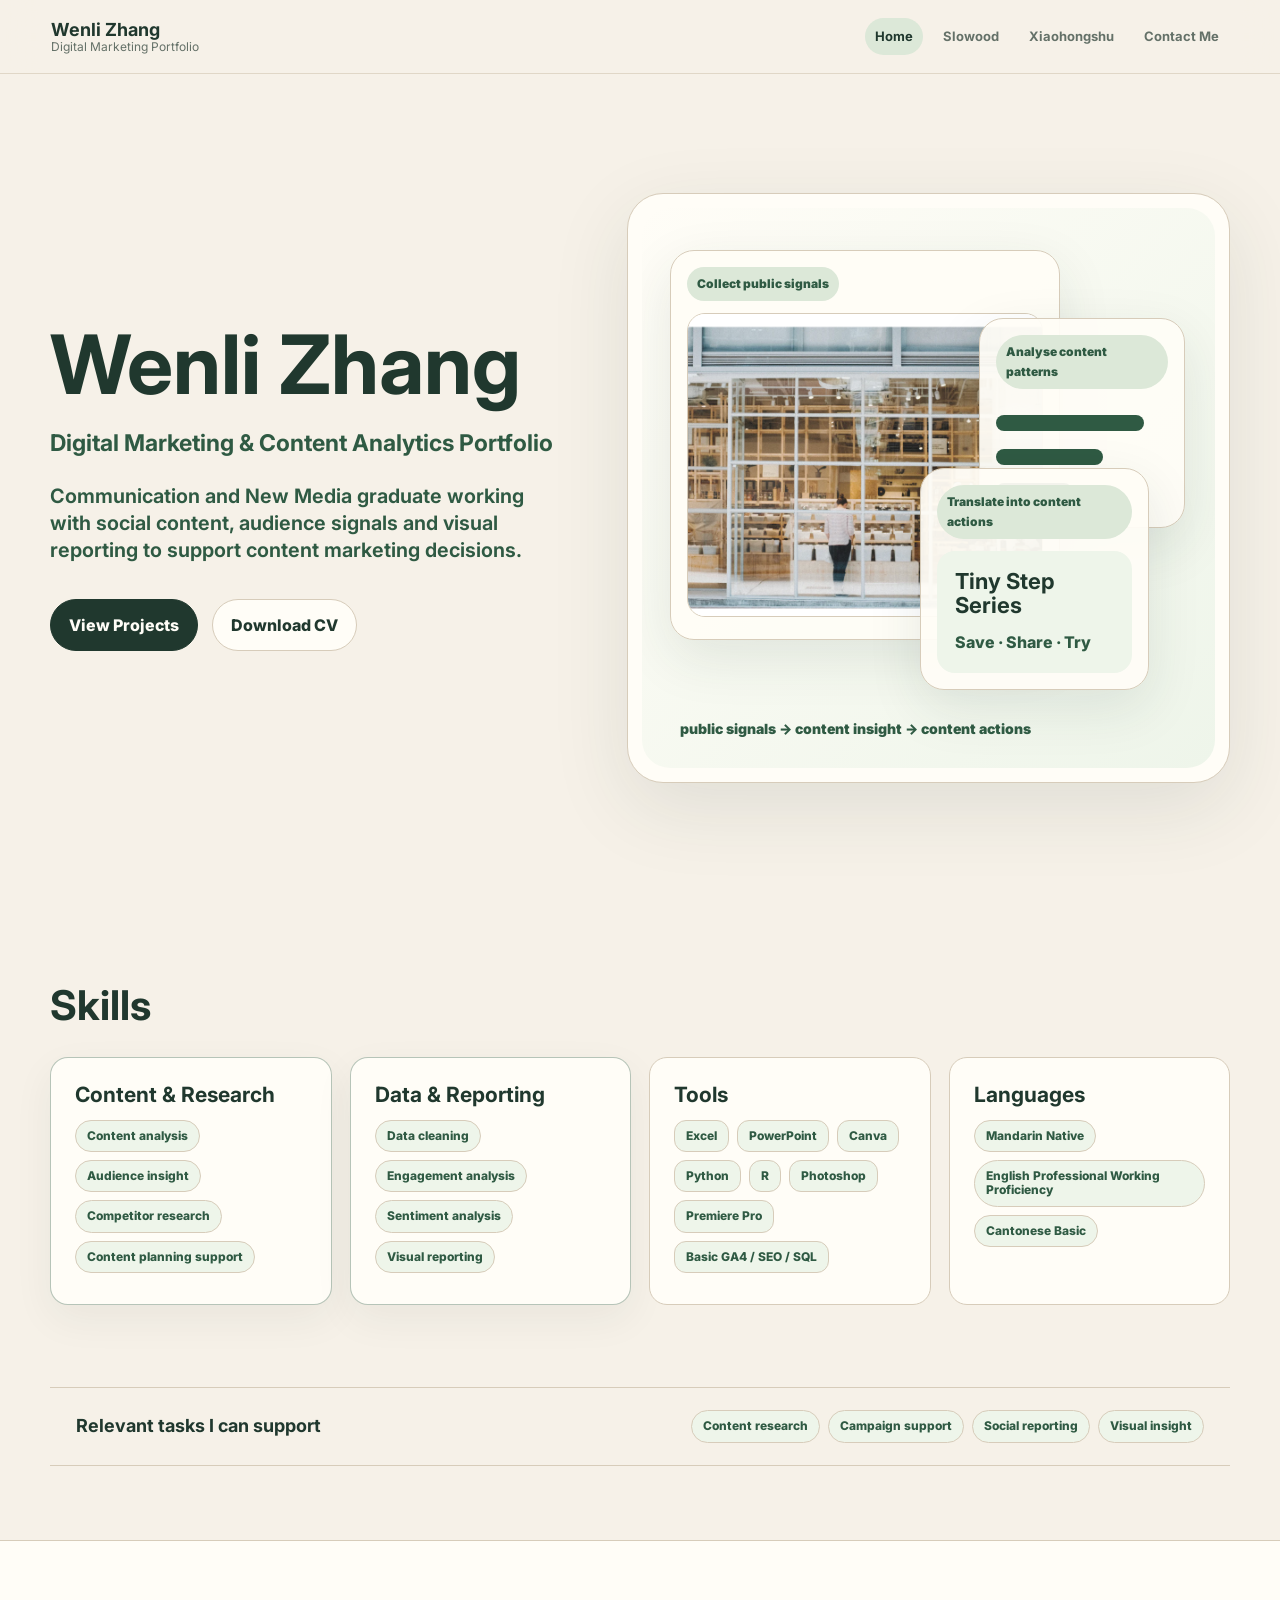
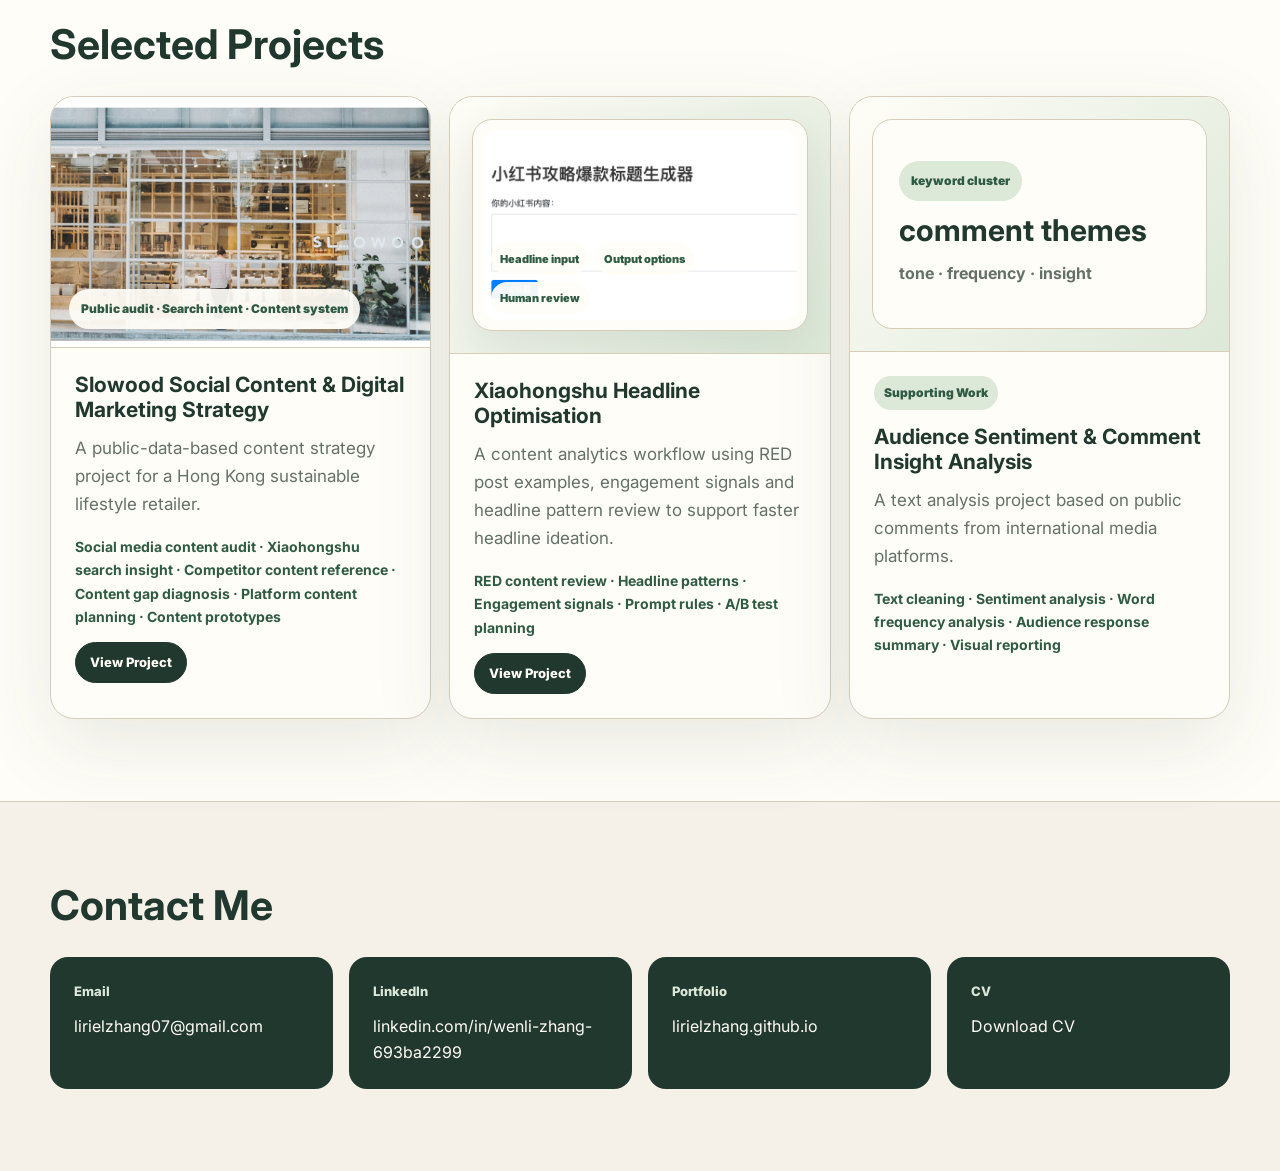
<file: index.html>
<!doctype html>
<html lang="en">
<head>
  <meta charset="utf-8">
  <meta name="viewport" content="width=device-width, initial-scale=1">
  <title>Wenli Zhang | Digital Marketing & Content Analytics Portfolio</title>
  <meta name="description" content="Wenli Zhang digital marketing and content analytics portfolio.">
  <meta name="theme-color" content="#20382E">
  <link rel="icon" href="data:,">
  <link rel="preconnect" href="https://fonts.googleapis.com">
  <link rel="preconnect" href="https://fonts.gstatic.com" crossorigin>
  <link href="https://fonts.googleapis.com/css2?family=Inter:wght@400;500;600;700;800;900&family=Noto+Sans+TC:wght@400;500;700;900&display=swap" rel="stylesheet">
  <link rel="stylesheet" href="style.css?v=20260617ppt">
</head>
<body>
  <a class="skip-link" href="#main">Skip to content</a>
  <header class="site-header">
    <a class="brand" href="index.html"><strong>Wenli Zhang</strong><span>Digital Marketing Portfolio</span></a>
    <nav class="nav" aria-label="Primary navigation">
      <a href="index.html" aria-current="page">Home</a>
      <a href="slowood.html">Slowood</a>
      <a href="xiaohongshu.html">Xiaohongshu</a>
      <a href="index.html#contact">Contact Me</a>
    </nav>
  </header>
  <main id="main">
    <section class="hero">
      <div class="shell hero-grid">
        <div class="hero-copy">
          <h1>Wenli Zhang</h1>
          <p class="hero-title">Digital Marketing &amp; Content Analytics Portfolio</p>
          <p class="lead">Communication and New Media graduate working with social content, audience signals and visual reporting to support content marketing decisions.</p>
          <div class="actions">
            <a class="btn primary" href="#projects">View Projects</a>
            <a class="btn" href="assets/Wenli_Zhang_CV.pdf" download>Download CV</a>
          </div>
        </div>
        <div class="hero-board workbench-card" data-tilt>
          <div class="workbench-visual" aria-label="Layered content marketing workbench">
            <div class="portfolio-workbench-panel portfolio-main-panel">
              <span>Collect public signals</span>
              <img src="assets/reference/slowood_public_reference.png" alt="Slowood store exterior and sustainable retail context.">
            </div>
            <div class="portfolio-workbench-panel portfolio-analyse-panel">
              <span>Analyse content patterns</span>
              <div class="mini-bars"><i style="width:86%"></i><i style="width:62%"></i><i style="width:44%"></i></div>
            </div>
            <div class="portfolio-workbench-panel portfolio-translate-panel">
              <span>Translate into content actions</span>
              <div class="mini-report"><strong>Tiny Step Series</strong><em>Save · Share · Try</em></div>
            </div>
            <p>public signals → content insight → content actions</p>
          </div>
        </div>
      </div>
    </section>

    <section class="section" id="skills">
      <div class="shell">
        <div class="section-head"><h2>Skills</h2></div>
        <div class="skill-grid">
          <article class="card"><h3>Content &amp; Research</h3><div class="chips"><span>Content analysis</span><span>Audience insight</span><span>Competitor research</span><span>Content planning support</span></div></article>
          <article class="card"><h3>Data &amp; Reporting</h3><div class="chips"><span>Data cleaning</span><span>Engagement analysis</span><span>Sentiment analysis</span><span>Visual reporting</span></div></article>
          <article class="card"><h3>Tools</h3><div class="chips tool-tags"><span>Excel</span><span>PowerPoint</span><span>Canva</span><span>Python</span><span>R</span><span>Photoshop</span><span>Premiere Pro</span><span>Basic GA4 / SEO / SQL</span></div></article>
          <article class="card"><h3>Languages</h3><div class="chips"><span>Mandarin Native</span><span>English Professional Working Proficiency</span><span>Cantonese Basic</span></div></article>
        </div>
      </div>
    </section>

    <section class="task-strip-section">
      <div class="shell task-strip">
        <h2>Relevant tasks I can support</h2>
        <div class="chips"><span>Content research</span><span>Campaign support</span><span>Social reporting</span><span>Visual insight</span></div>
      </div>
    </section>

    <section class="section alt" id="projects">
      <div class="shell">
        <div class="section-head"><h2>Selected Projects</h2></div>
        <div class="project-grid">
          <article class="project-card">
            <div class="project-media">
              <img src="assets/reference/slowood_public_reference.png" alt="Slowood store visual context for sustainable retail.">
              <span>Public audit · Search intent · Content system</span>
            </div>
            <div class="project-body">
              <h3>Slowood Social Content &amp; Digital Marketing Strategy</h3>
              <p>A public-data-based content strategy project for a Hong Kong sustainable lifestyle retailer.</p>
              <p class="key-areas">Social media content audit · Xiaohongshu search insight · Competitor content reference · Content gap diagnosis · Platform content planning · Content prototypes</p>
              <a class="btn small primary" href="slowood.html">View Project</a>
            </div>
          </article>
          <article class="project-card">
            <div class="project-media xhs-media">
              <div class="xhs-browser-card">
                <img src="assets/reference/xhs_generator_blank.png" alt="User-provided blank Xiaohongshu headline generator interface.">
                <div class="xhs-overlay-tags"><span>Headline input</span><span>Output options</span><span>Human review</span></div>
              </div>
            </div>
            <div class="project-body">
              <h3>Xiaohongshu Headline Optimisation</h3>
              <p>A content analytics workflow using RED post examples, engagement signals and headline pattern review to support faster headline ideation.</p>
              <p class="key-areas">RED content review · Headline patterns · Engagement signals · Prompt rules · A/B test planning</p>
              <a class="btn small primary" href="xiaohongshu.html">View Project</a>
            </div>
          </article>
          <article class="project-card">
            <div class="project-media sentiment-media">
              <div class="theme-cluster"><span>keyword cluster</span><strong>comment themes</strong><em>tone · frequency · insight</em></div>
            </div>
            <div class="project-body">
              <span class="support-label">Supporting Work</span>
              <h3>Audience Sentiment &amp; Comment Insight Analysis</h3>
              <p>A text analysis project based on public comments from international media platforms.</p>
              <p class="key-areas">Text cleaning · Sentiment analysis · Word frequency analysis · Audience response summary · Visual reporting</p>
            </div>
          </article>
        </div>
      </div>
    </section>

    <section class="section contact-section" id="contact">
      <div class="shell">
        <div class="section-head"><h2>Contact Me</h2></div>
        <div class="contact-grid">
          <a href="mailto:lirielzhang07@gmail.com"><span>Email</span>lirielzhang07@gmail.com</a>
          <a href="https://linkedin.com/in/wenli-zhang-693ba2299"><span>LinkedIn</span>linkedin.com/in/wenli-zhang-693ba2299</a>
          <a href="https://lirielzhang.github.io"><span>Portfolio</span>lirielzhang.github.io</a>
          <a href="assets/Wenli_Zhang_CV.pdf" download><span>CV</span>Download CV</a>
        </div>
      </div>
    </section>
  </main>
  <script src="script.js?v=20260617ppt"></script>
</body>
</html>
</file>
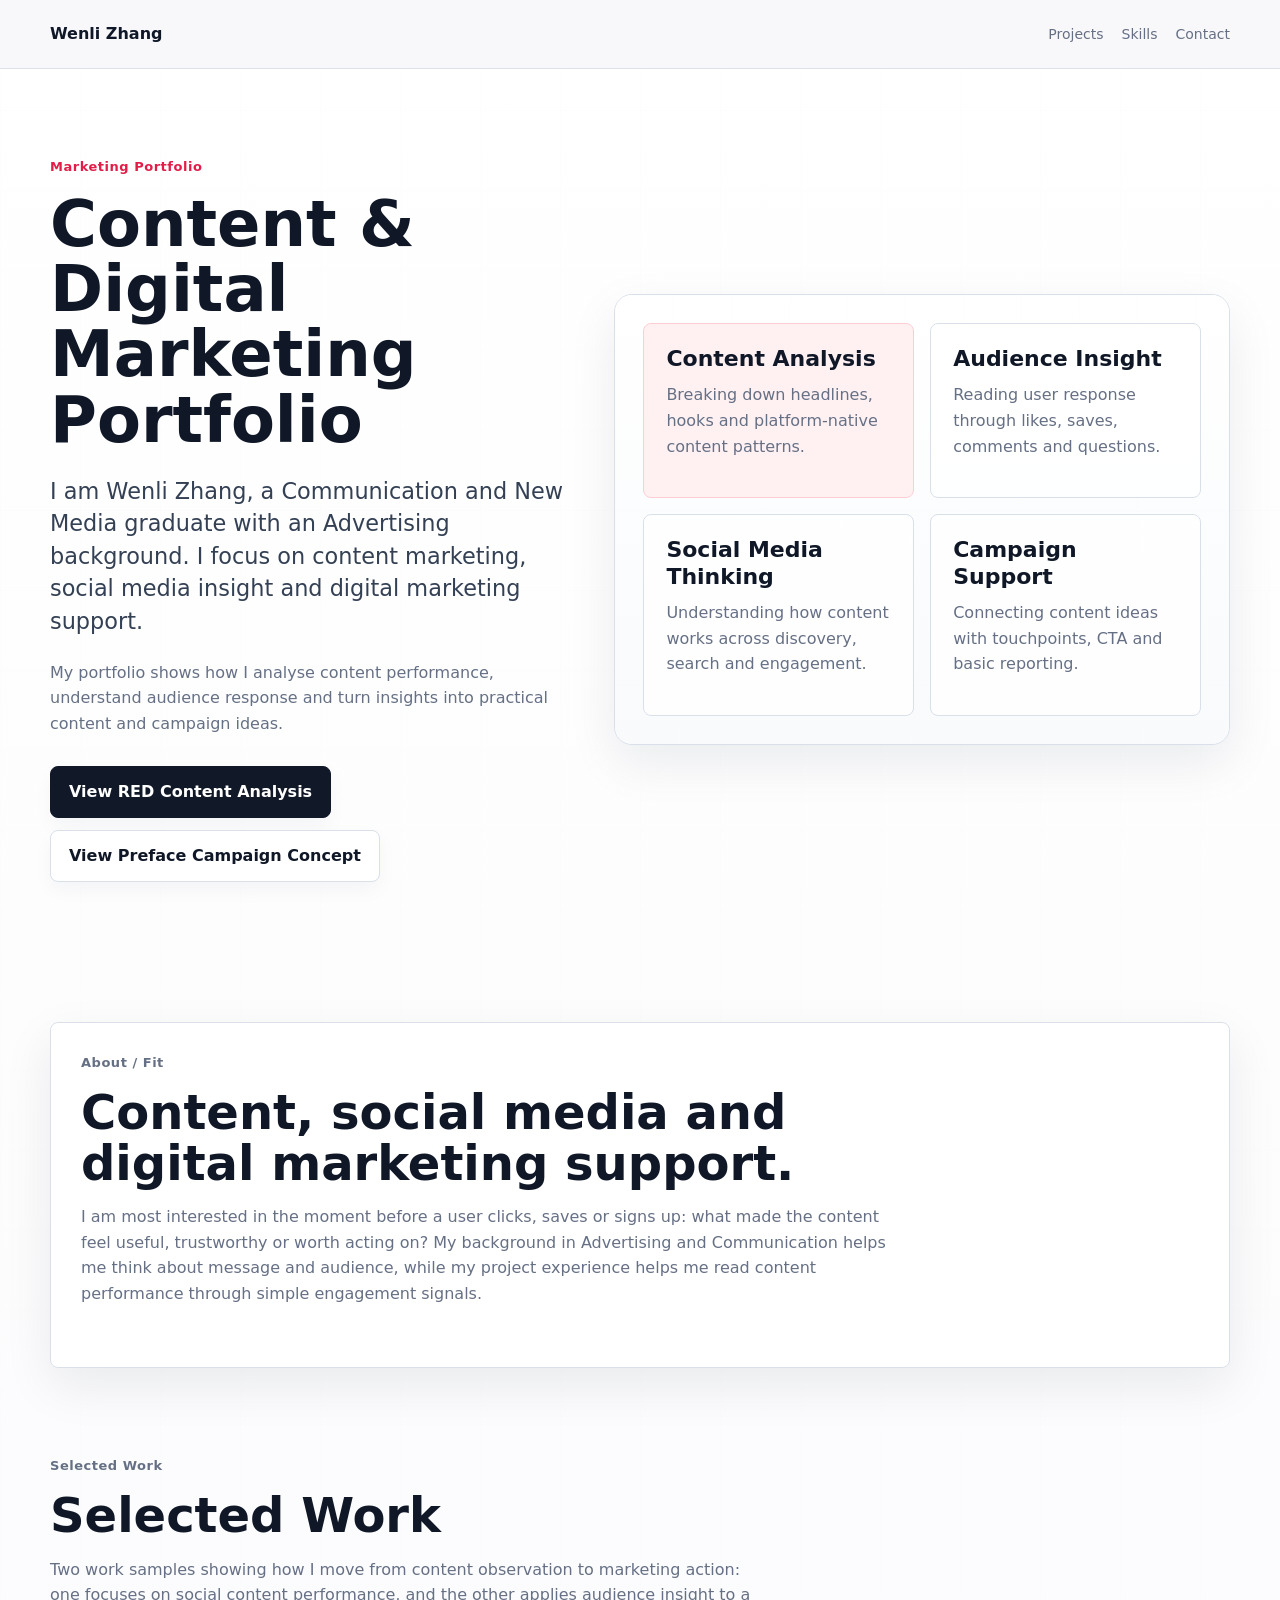
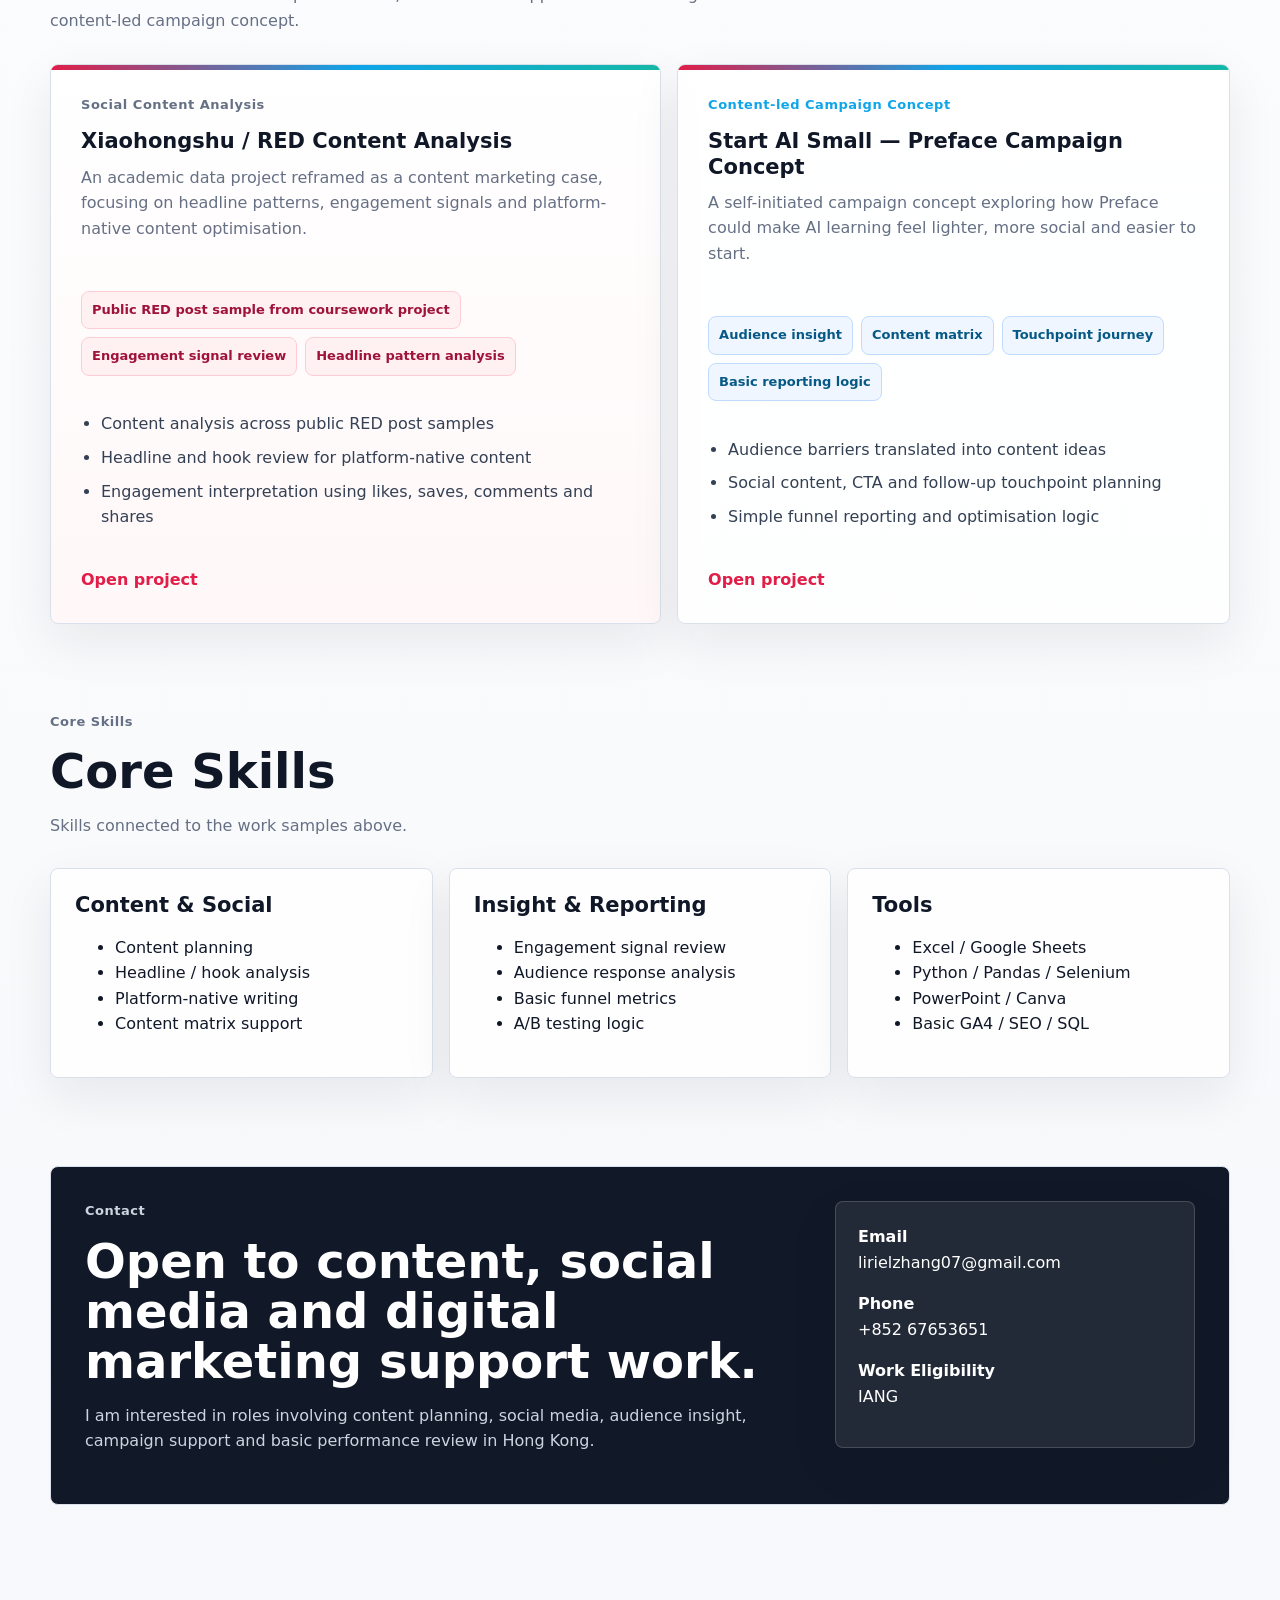
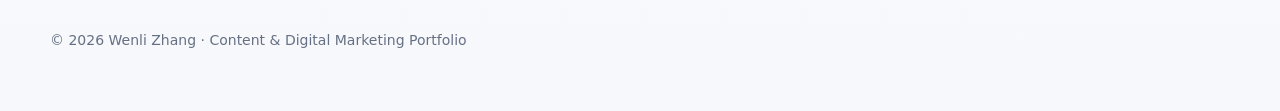
<file: portfolio-redesign/index.html>
<!DOCTYPE html>
<html lang="en">
<head>
  <meta charset="UTF-8" />
  <meta name="viewport" content="width=device-width, initial-scale=1.0" />
  <title>Wenli Zhang | Content & Digital Marketing Portfolio</title>
  <link rel="stylesheet" href="style.css" />
</head>
<body>
  <header class="site-header">
    <nav class="nav">
      <a class="brand" href="index.html">Wenli Zhang</a>
      <div class="nav-links home-nav">
        <a href="#projects">Projects</a>
        <a href="#skills">Skills</a>
        <a href="#contact">Contact</a>
      </div>
    </nav>
  </header>

  <main>
    <section class="hero hero-split">
      <div class="hero-copy">
        <p class="eyebrow">Marketing Portfolio</p>
        <h1>Content & Digital Marketing Portfolio</h1>
        <p class="hero-lead">
          I am Wenli Zhang, a Communication and New Media graduate with an Advertising background.
          I focus on content marketing, social media insight and digital marketing support.
        </p>
        <p class="hero-support">
          My portfolio shows how I analyse content performance, understand audience response and
          turn insights into practical content and campaign ideas.
        </p>
        <div class="hero-actions">
          <a class="btn primary" href="xiaohongshu-case.html">View RED Content Analysis</a>
          <a class="btn" href="preface-case.html">View Preface Campaign Concept</a>
        </div>
      </div>

      <figure class="hero-visual">
        <div class="role-visual" aria-label="Portfolio focus areas">
          <article>
            <h3>Content Analysis</h3>
            <p>Breaking down headlines, hooks and platform-native content patterns.</p>
          </article>
          <article>
            <h3>Audience Insight</h3>
            <p>Reading user response through likes, saves, comments and questions.</p>
          </article>
          <article>
            <h3>Social Media Thinking</h3>
            <p>Understanding how content works across discovery, search and engagement.</p>
          </article>
          <article>
            <h3>Campaign Support</h3>
            <p>Connecting content ideas with touchpoints, CTA and basic reporting.</p>
          </article>
        </div>
      </figure>
    </section>

    <section class="section about-fit">
      <div class="section-heading">
        <p class="eyebrow">About / Fit</p>
        <h2>Content, social media and digital marketing support.</h2>
        <p>
          I am most interested in the moment before a user clicks, saves or signs up: what made
          the content feel useful, trustworthy or worth acting on? My background in Advertising
          and Communication helps me think about message and audience, while my project experience
          helps me read content performance through simple engagement signals.
        </p>
      </div>
    </section>

    <section class="section" id="projects">
      <div class="section-heading compact">
        <p class="eyebrow">Selected Work</p>
        <h2>Selected Work</h2>
        <p>
          Two work samples showing how I move from content observation to marketing action: one
          focuses on social content performance, and the other applies audience insight to a
          content-led campaign concept.
        </p>
      </div>

      <div class="case-grid">
        <article class="case-card main-case">
          <div class="case-top">
            <p class="case-kicker">Social Content Analysis</p>
            <h3>Xiaohongshu / RED Content Analysis</h3>
            <p>
              An academic data project reframed as a content marketing case, focusing on headline
              patterns, engagement signals and platform-native content optimisation.
            </p>
          </div>
          <div class="chip-row">
            <span>Public RED post sample from coursework project</span>
            <span>Engagement signal review</span>
            <span>Headline pattern analysis</span>
          </div>
          <ul class="proof-list">
            <li>Content analysis across public RED post samples</li>
            <li>Headline and hook review for platform-native content</li>
            <li>Engagement interpretation using likes, saves, comments and shares</li>
          </ul>
          <a class="text-link" href="xiaohongshu-case.html">Open project</a>
        </article>

        <article class="case-card secondary-case">
          <div class="case-top">
            <p class="case-kicker blue">Content-led Campaign Concept</p>
            <h3>Start AI Small — Preface Campaign Concept</h3>
            <p>
              A self-initiated campaign concept exploring how Preface could make AI learning feel
              lighter, more social and easier to start.
            </p>
          </div>
          <div class="chip-row blue">
            <span>Audience insight</span>
            <span>Content matrix</span>
            <span>Touchpoint journey</span>
            <span>Basic reporting logic</span>
          </div>
          <ul class="proof-list">
            <li>Audience barriers translated into content ideas</li>
            <li>Social content, CTA and follow-up touchpoint planning</li>
            <li>Simple funnel reporting and optimisation logic</li>
          </ul>
          <a class="text-link" href="preface-case.html">Open project</a>
        </article>
      </div>
    </section>

    <section class="section" id="skills">
      <div class="section-heading compact">
        <p class="eyebrow">Core Skills</p>
        <h2>Core Skills</h2>
        <p>Skills connected to the work samples above.</p>
      </div>
      <div class="skill-grid">
        <article class="skill-card">
          <h3>Content & Social</h3>
          <ul>
            <li>Content planning</li>
            <li>Headline / hook analysis</li>
            <li>Platform-native writing</li>
            <li>Content matrix support</li>
          </ul>
        </article>
        <article class="skill-card">
          <h3>Insight & Reporting</h3>
          <ul>
            <li>Engagement signal review</li>
            <li>Audience response analysis</li>
            <li>Basic funnel metrics</li>
            <li>A/B testing logic</li>
          </ul>
        </article>
        <article class="skill-card">
          <h3>Tools</h3>
          <ul>
            <li>Excel / Google Sheets</li>
            <li>Python / Pandas / Selenium</li>
            <li>PowerPoint / Canva</li>
            <li>Basic GA4 / SEO / SQL</li>
          </ul>
        </article>
      </div>
    </section>

    <section class="section contact-panel" id="contact">
      <div>
        <p class="eyebrow">Contact</p>
        <h2>Open to content, social media and digital marketing support work.</h2>
        <p>
          I am interested in roles involving content planning, social media, audience insight,
          campaign support and basic performance review in Hong Kong.
        </p>
      </div>
      <div class="contact-card">
        <p><strong>Email</strong><br />lirielzhang07@gmail.com</p>
        <p><strong>Phone</strong><br />+852 67653651</p>
        <p><strong>Work Eligibility</strong><br />IANG</p>
      </div>
    </section>
  </main>

  <footer class="footer">© 2026 Wenli Zhang · Content & Digital Marketing Portfolio</footer>
</body>
</html>
</file>
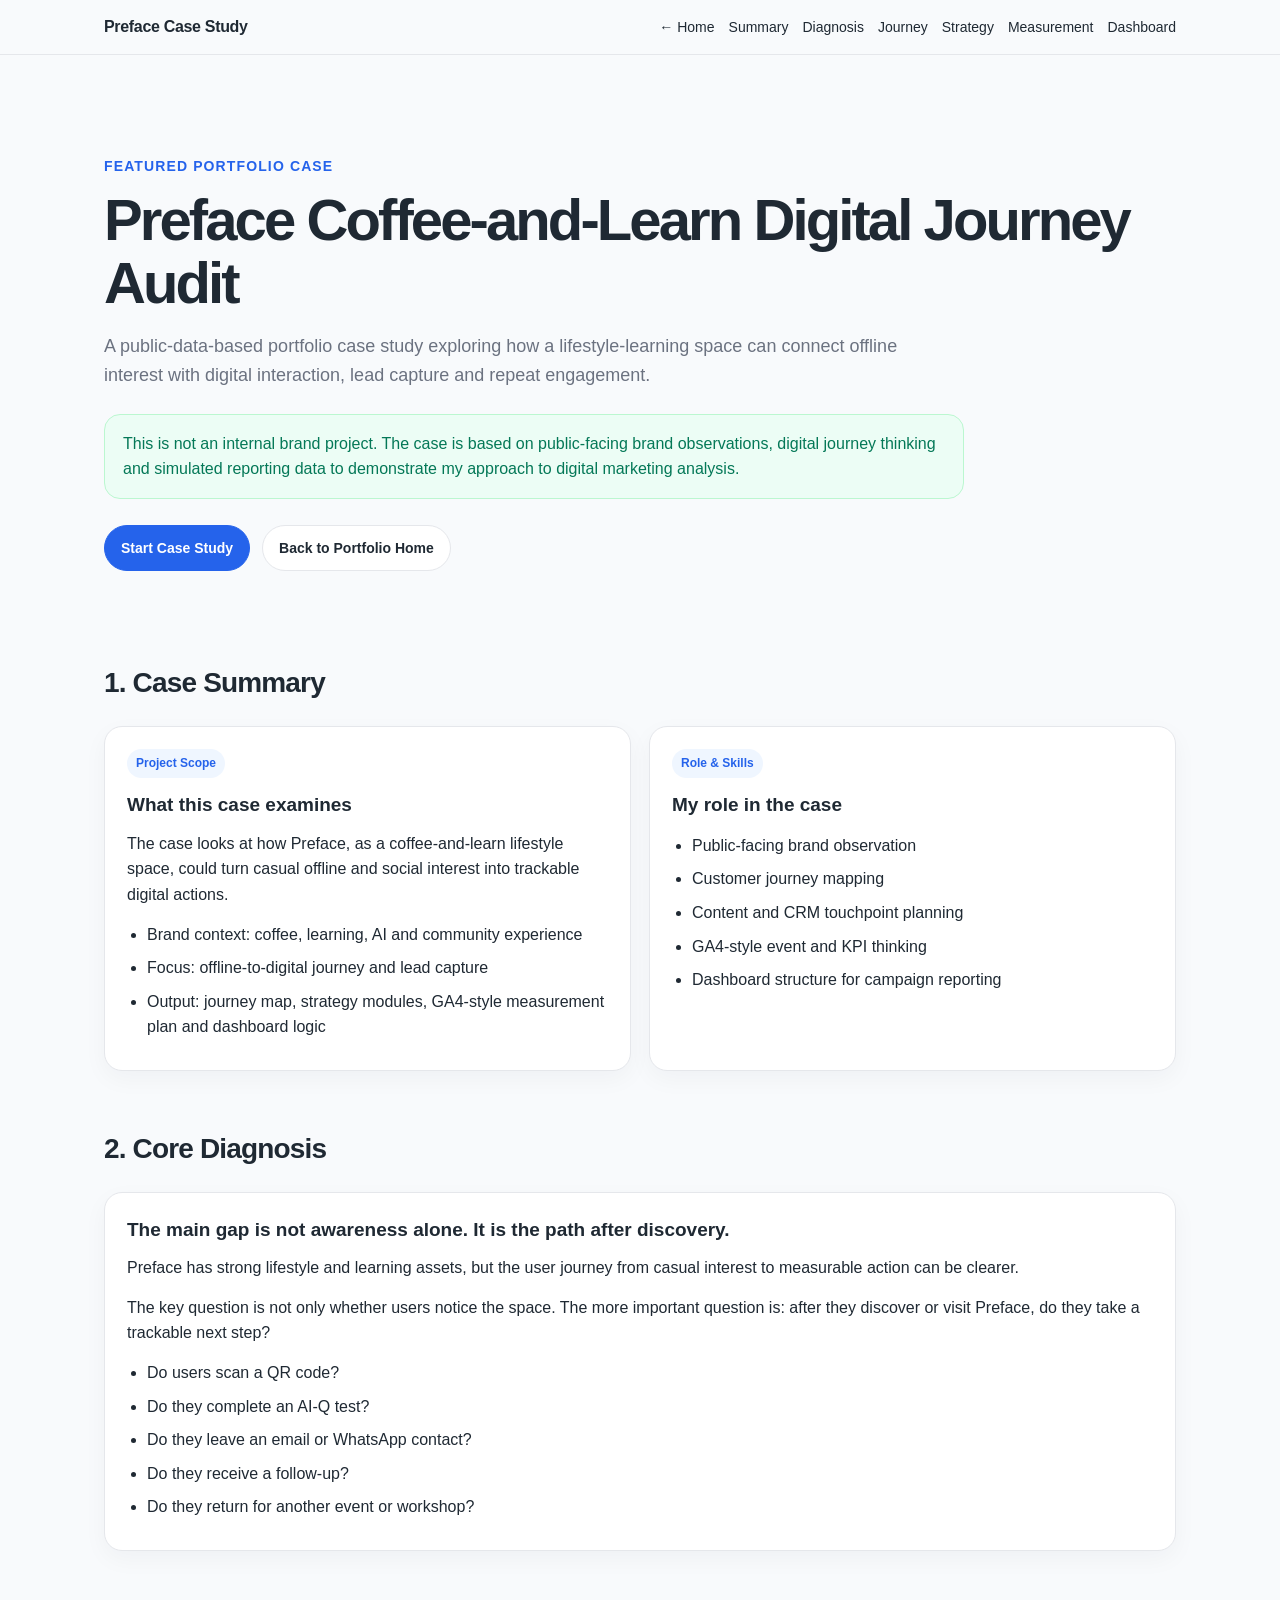
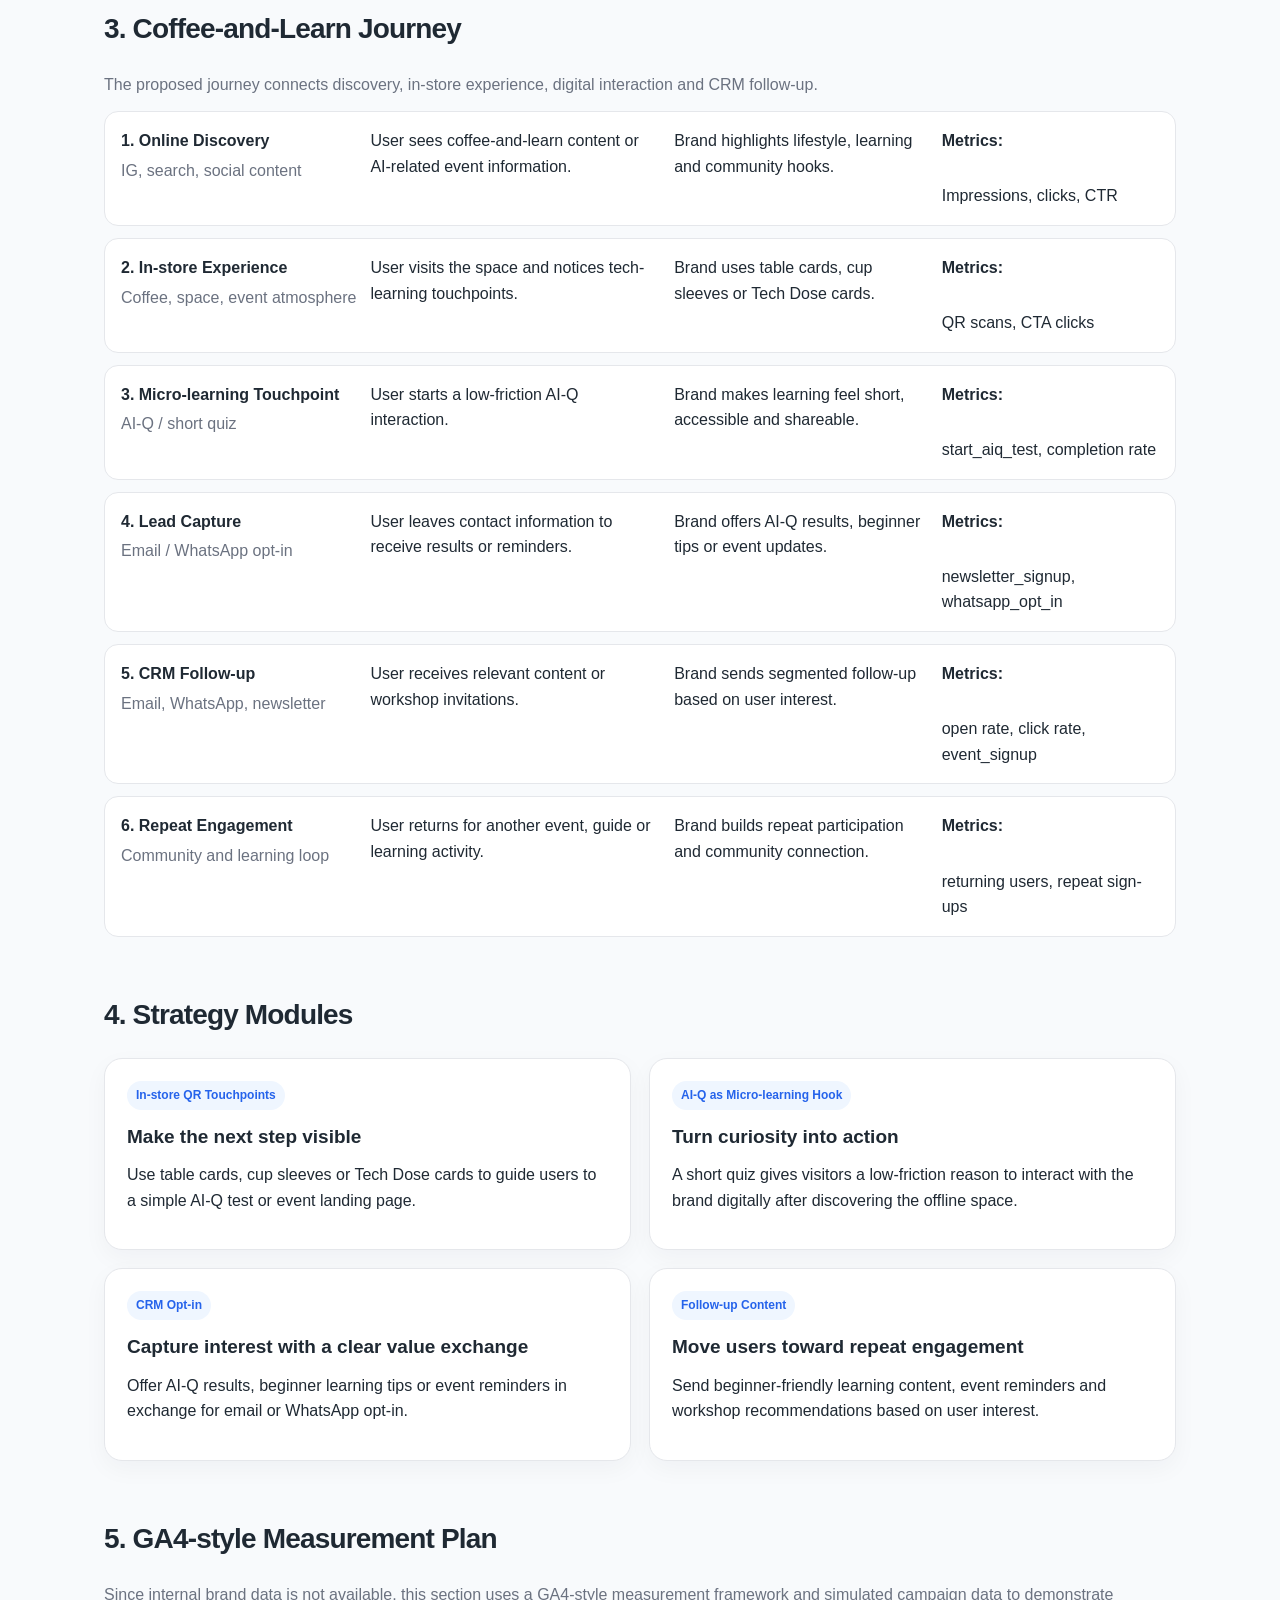
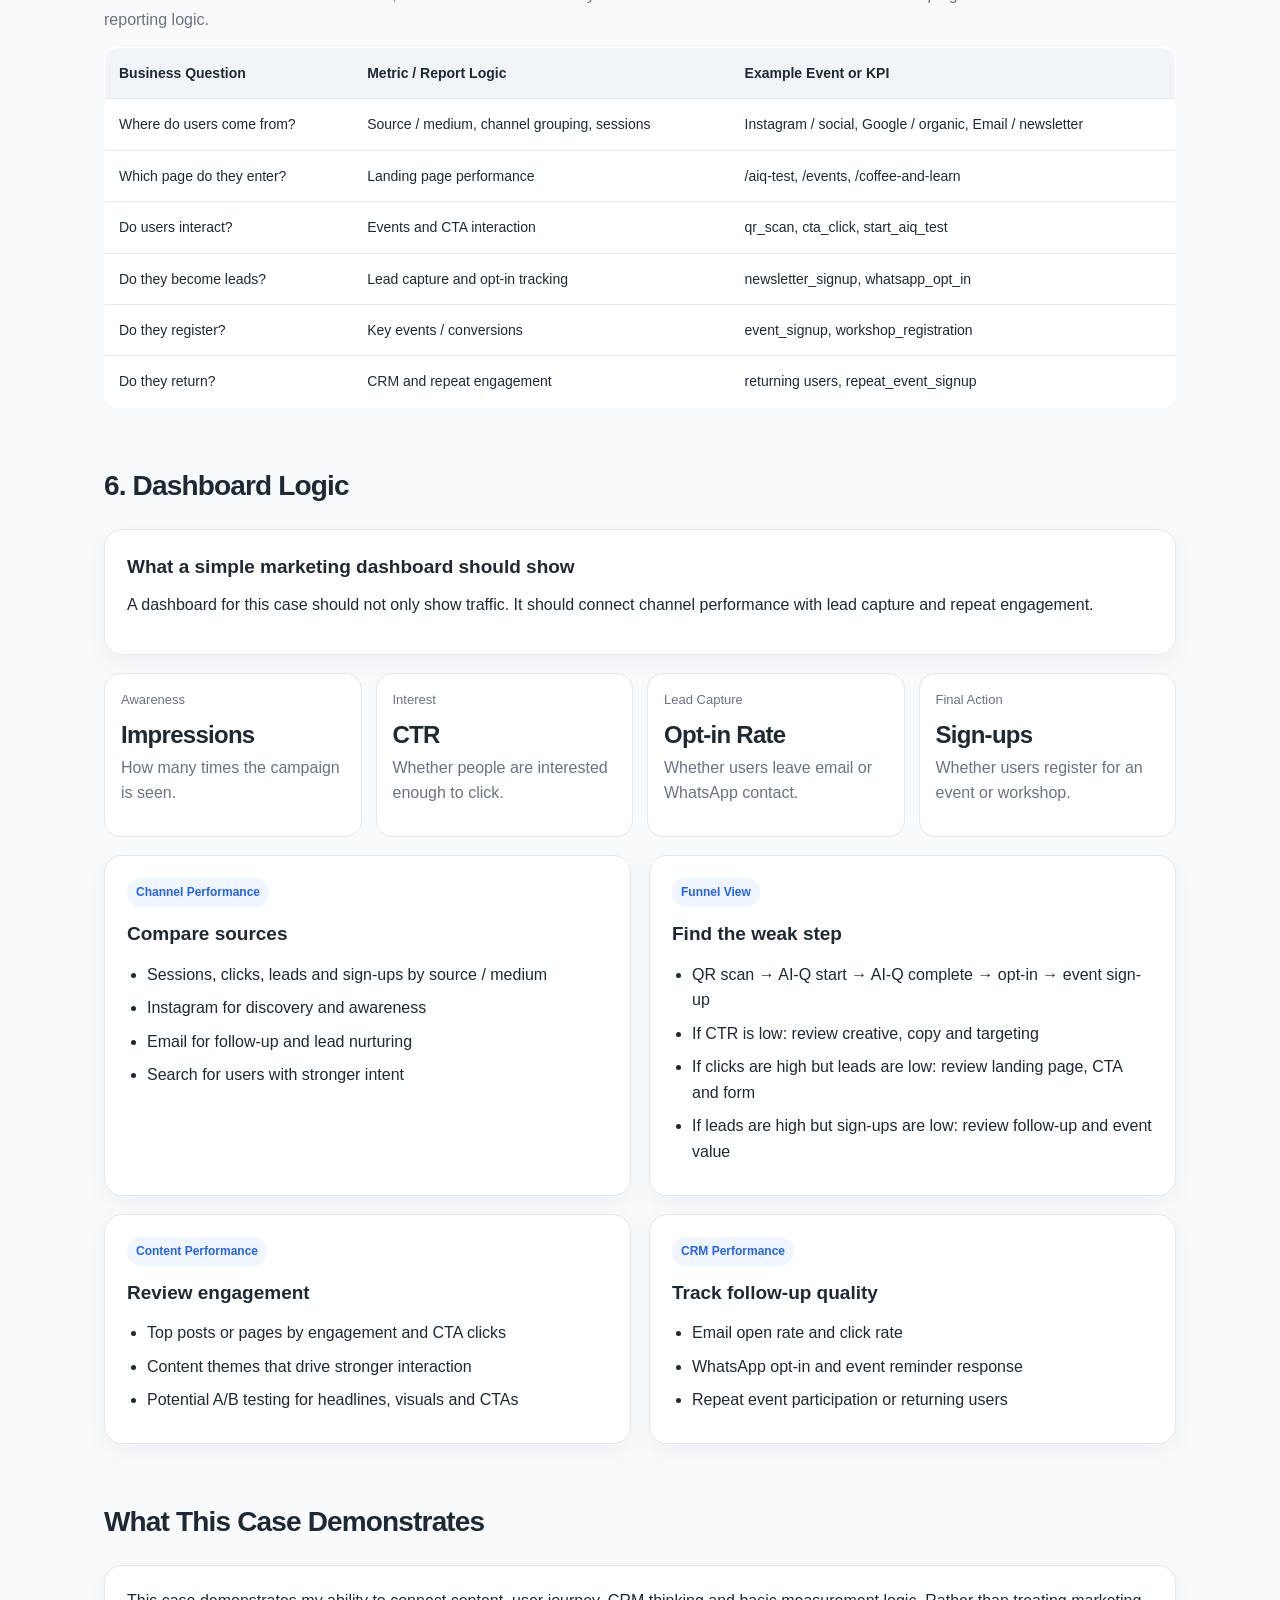
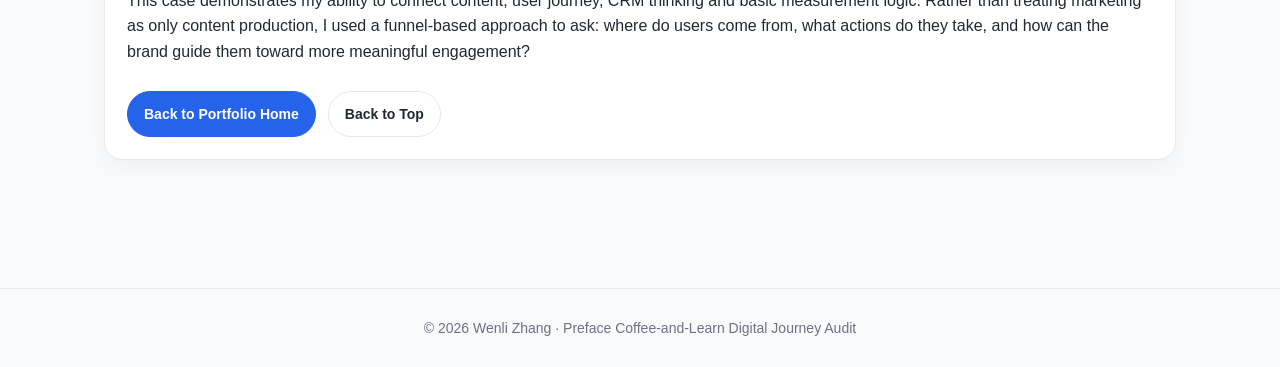
<file: preface.html>
<!DOCTYPE html>
<html lang="en">
<head>
  <meta charset="UTF-8" />
  <meta name="viewport" content="width=device-width, initial-scale=1.0" />
  <title>Preface Digital Journey Audit | Wenli Zhang</title>
  <style>
    :root {
      --text: #1f2933;
      --muted: #6b7280;
      --bg: #f8fafc;
      --card: #ffffff;
      --line: #e5e7eb;
      --accent: #2563eb;
      --accent-soft: #eff6ff;
      --green-soft: #ecfdf5;
      --green: #047857;
    }

    * {
      box-sizing: border-box;
    }

    body {
      margin: 0;
      font-family: -apple-system, BlinkMacSystemFont, "Segoe UI", Roboto, Arial, sans-serif;
      background: var(--bg);
      color: var(--text);
      line-height: 1.6;
    }

    header {
      position: sticky;
      top: 0;
      z-index: 10;
      background: rgba(248, 250, 252, 0.96);
      border-bottom: 1px solid var(--line);
      backdrop-filter: blur(8px);
    }

    nav {
      max-width: 1120px;
      margin: 0 auto;
      padding: 14px 24px;
      display: flex;
      justify-content: space-between;
      align-items: center;
      gap: 16px;
    }

    nav .name {
      font-weight: 700;
      letter-spacing: -0.02em;
    }

    nav .links {
      display: flex;
      gap: 14px;
      flex-wrap: wrap;
      font-size: 14px;
    }

    nav a {
      color: var(--text);
      text-decoration: none;
    }

    nav a:hover {
      color: var(--accent);
    }

    main {
      max-width: 1120px;
      margin: 0 auto;
      padding: 48px 24px 72px;
    }

    section {
      margin-bottom: 56px;
      scroll-margin-top: 90px;
    }

    .hero {
      padding: 52px 0 34px;
    }

    .eyebrow {
      color: var(--accent);
      font-weight: 700;
      font-size: 14px;
      text-transform: uppercase;
      letter-spacing: 0.08em;
      margin-bottom: 12px;
    }

    h1 {
      font-size: clamp(34px, 5vw, 58px);
      line-height: 1.08;
      margin: 0 0 18px;
      letter-spacing: -0.05em;
    }

    h2 {
      font-size: 28px;
      margin: 0 0 20px;
      letter-spacing: -0.03em;
    }

    h3 {
      margin: 0 0 10px;
      font-size: 19px;
    }

    p {
      margin: 0 0 14px;
    }

    .hero p {
      max-width: 820px;
      font-size: 18px;
      color: var(--muted);
    }

    .notice {
      background: var(--green-soft);
      border: 1px solid #bbf7d0;
      color: var(--green);
      border-radius: 16px;
      padding: 16px 18px;
      margin-top: 24px;
      max-width: 860px;
    }

    .button-row {
      display: flex;
      gap: 12px;
      flex-wrap: wrap;
      margin-top: 26px;
    }

    .button {
      display: inline-block;
      padding: 11px 16px;
      border-radius: 999px;
      text-decoration: none;
      font-weight: 600;
      font-size: 14px;
      border: 1px solid var(--line);
      color: var(--text);
      background: var(--card);
    }

    .button.primary {
      color: white;
      background: var(--accent);
      border-color: var(--accent);
    }

    .grid {
      display: grid;
      grid-template-columns: repeat(12, 1fr);
      gap: 18px;
    }

    .card {
      background: var(--card);
      border: 1px solid var(--line);
      border-radius: 18px;
      padding: 22px;
      box-shadow: 0 8px 24px rgba(15, 23, 42, 0.04);
    }

    .span-12 { grid-column: span 12; }
    .span-6 { grid-column: span 6; }
    .span-4 { grid-column: span 4; }

    .tag {
      display: inline-block;
      padding: 5px 9px;
      border-radius: 999px;
      background: var(--accent-soft);
      color: var(--accent);
      font-size: 12px;
      font-weight: 700;
      margin-bottom: 12px;
    }

    .muted {
      color: var(--muted);
    }

    .flow {
      display: grid;
      gap: 12px;
      margin-top: 14px;
    }

    .flow-step {
      background: var(--card);
      border: 1px solid var(--line);
      border-radius: 14px;
      padding: 16px;
      display: grid;
      grid-template-columns: 1.3fr 1.6fr 1.4fr 1.2fr;
      gap: 14px;
      align-items: start;
    }

    .flow-step strong {
      display: block;
      margin-bottom: 4px;
    }

    table {
      width: 100%;
      border-collapse: collapse;
      background: var(--card);
      border: 1px solid var(--line);
      border-radius: 14px;
      overflow: hidden;
    }

    th, td {
      padding: 14px;
      border-bottom: 1px solid var(--line);
      text-align: left;
      vertical-align: top;
      font-size: 14px;
    }

    th {
      background: #f1f5f9;
      font-weight: 700;
    }

    tr:last-child td {
      border-bottom: none;
    }

    ul {
      padding-left: 20px;
      margin: 12px 0 0;
    }

    li {
      margin-bottom: 8px;
    }

    .mini-metrics {
      display: grid;
      grid-template-columns: repeat(4, 1fr);
      gap: 14px;
      margin-top: 18px;
    }

    .metric {
      background: var(--card);
      border: 1px solid var(--line);
      border-radius: 16px;
      padding: 16px;
    }

    .metric .label {
      color: var(--muted);
      font-size: 13px;
      margin-bottom: 6px;
    }

    .metric .value {
      font-size: 24px;
      font-weight: 800;
      letter-spacing: -0.03em;
    }

    footer {
      border-top: 1px solid var(--line);
      padding: 28px 24px;
      text-align: center;
      color: var(--muted);
      font-size: 14px;
    }

    @media (max-width: 820px) {
      nav {
        align-items: flex-start;
        flex-direction: column;
      }

      .span-6,
      .span-4 {
        grid-column: span 12;
      }

      .flow-step {
        grid-template-columns: 1fr;
      }

      .mini-metrics {
        grid-template-columns: 1fr 1fr;
      }
    }

    @media (max-width: 520px) {
      .mini-metrics {
        grid-template-columns: 1fr;
      }

      main {
        padding-top: 24px;
      }
    }
  </style>
</head>

<body>
  <header>
    <nav>
      <div class="name">Preface Case Study</div>
      <div class="links">
        <a href="index.html">← Home</a>
        <a href="#summary">Summary</a>
        <a href="#diagnosis">Diagnosis</a>
        <a href="#journey">Journey</a>
        <a href="#strategy">Strategy</a>
        <a href="#measurement">Measurement</a>
        <a href="#dashboard">Dashboard</a>
      </div>
    </nav>
  </header>

  <main>
    <section class="hero">
      <div class="eyebrow">Featured Portfolio Case</div>
      <h1>Preface Coffee-and-Learn Digital Journey Audit</h1>
      <p>
        A public-data-based portfolio case study exploring how a lifestyle-learning space can connect
        offline interest with digital interaction, lead capture and repeat engagement.
      </p>

      <div class="notice">
        This is not an internal brand project. The case is based on public-facing brand observations,
        digital journey thinking and simulated reporting data to demonstrate my approach to digital marketing analysis.
      </div>

      <div class="button-row">
        <a class="button primary" href="#summary">Start Case Study</a>
        <a class="button" href="index.html">Back to Portfolio Home</a>
      </div>
    </section>

    <section id="summary">
      <h2>1. Case Summary</h2>
      <div class="grid">
        <div class="card span-6">
          <span class="tag">Project Scope</span>
          <h3>What this case examines</h3>
          <p>
            The case looks at how Preface, as a coffee-and-learn lifestyle space, could turn casual
            offline and social interest into trackable digital actions.
          </p>
          <ul>
            <li>Brand context: coffee, learning, AI and community experience</li>
            <li>Focus: offline-to-digital journey and lead capture</li>
            <li>Output: journey map, strategy modules, GA4-style measurement plan and dashboard logic</li>
          </ul>
        </div>

        <div class="card span-6">
          <span class="tag">Role & Skills</span>
          <h3>My role in the case</h3>
          <ul>
            <li>Public-facing brand observation</li>
            <li>Customer journey mapping</li>
            <li>Content and CRM touchpoint planning</li>
            <li>GA4-style event and KPI thinking</li>
            <li>Dashboard structure for campaign reporting</li>
          </ul>
        </div>
      </div>
    </section>

    <section id="diagnosis">
      <h2>2. Core Diagnosis</h2>
      <div class="card">
        <h3>The main gap is not awareness alone. It is the path after discovery.</h3>
        <p>
          Preface has strong lifestyle and learning assets, but the user journey from casual interest
          to measurable action can be clearer.
        </p>
        <p>
          The key question is not only whether users notice the space. The more important question is:
          after they discover or visit Preface, do they take a trackable next step?
        </p>
        <ul>
          <li>Do users scan a QR code?</li>
          <li>Do they complete an AI-Q test?</li>
          <li>Do they leave an email or WhatsApp contact?</li>
          <li>Do they receive a follow-up?</li>
          <li>Do they return for another event or workshop?</li>
        </ul>
      </div>
    </section>

    <section id="journey">
      <h2>3. Coffee-and-Learn Journey</h2>
      <p class="muted">
        The proposed journey connects discovery, in-store experience, digital interaction and CRM follow-up.
      </p>

      <div class="flow">
        <div class="flow-step">
          <div><strong>1. Online Discovery</strong><span class="muted">IG, search, social content</span></div>
          <div>User sees coffee-and-learn content or AI-related event information.</div>
          <div>Brand highlights lifestyle, learning and community hooks.</div>
          <div><strong>Metrics:</strong><br>Impressions, clicks, CTR</div>
        </div>

        <div class="flow-step">
          <div><strong>2. In-store Experience</strong><span class="muted">Coffee, space, event atmosphere</span></div>
          <div>User visits the space and notices tech-learning touchpoints.</div>
          <div>Brand uses table cards, cup sleeves or Tech Dose cards.</div>
          <div><strong>Metrics:</strong><br>QR scans, CTA clicks</div>
        </div>

        <div class="flow-step">
          <div><strong>3. Micro-learning Touchpoint</strong><span class="muted">AI-Q / short quiz</span></div>
          <div>User starts a low-friction AI-Q interaction.</div>
          <div>Brand makes learning feel short, accessible and shareable.</div>
          <div><strong>Metrics:</strong><br>start_aiq_test, completion rate</div>
        </div>

        <div class="flow-step">
          <div><strong>4. Lead Capture</strong><span class="muted">Email / WhatsApp opt-in</span></div>
          <div>User leaves contact information to receive results or reminders.</div>
          <div>Brand offers AI-Q results, beginner tips or event updates.</div>
          <div><strong>Metrics:</strong><br>newsletter_signup, whatsapp_opt_in</div>
        </div>

        <div class="flow-step">
          <div><strong>5. CRM Follow-up</strong><span class="muted">Email, WhatsApp, newsletter</span></div>
          <div>User receives relevant content or workshop invitations.</div>
          <div>Brand sends segmented follow-up based on user interest.</div>
          <div><strong>Metrics:</strong><br>open rate, click rate, event_signup</div>
        </div>

        <div class="flow-step">
          <div><strong>6. Repeat Engagement</strong><span class="muted">Community and learning loop</span></div>
          <div>User returns for another event, guide or learning activity.</div>
          <div>Brand builds repeat participation and community connection.</div>
          <div><strong>Metrics:</strong><br>returning users, repeat sign-ups</div>
        </div>
      </div>
    </section>

    <section id="strategy">
      <h2>4. Strategy Modules</h2>
      <div class="grid">
        <div class="card span-6">
          <span class="tag">In-store QR Touchpoints</span>
          <h3>Make the next step visible</h3>
          <p>
            Use table cards, cup sleeves or Tech Dose cards to guide users to a simple AI-Q test
            or event landing page.
          </p>
        </div>

        <div class="card span-6">
          <span class="tag">AI-Q as Micro-learning Hook</span>
          <h3>Turn curiosity into action</h3>
          <p>
            A short quiz gives visitors a low-friction reason to interact with the brand digitally
            after discovering the offline space.
          </p>
        </div>

        <div class="card span-6">
          <span class="tag">CRM Opt-in</span>
          <h3>Capture interest with a clear value exchange</h3>
          <p>
            Offer AI-Q results, beginner learning tips or event reminders in exchange for email
            or WhatsApp opt-in.
          </p>
        </div>

        <div class="card span-6">
          <span class="tag">Follow-up Content</span>
          <h3>Move users toward repeat engagement</h3>
          <p>
            Send beginner-friendly learning content, event reminders and workshop recommendations
            based on user interest.
          </p>
        </div>
      </div>
    </section>

    <section id="measurement">
      <h2>5. GA4-style Measurement Plan</h2>
      <p class="muted">
        Since internal brand data is not available, this section uses a GA4-style measurement framework
        and simulated campaign data to demonstrate reporting logic.
      </p>

      <table>
        <thead>
          <tr>
            <th>Business Question</th>
            <th>Metric / Report Logic</th>
            <th>Example Event or KPI</th>
          </tr>
        </thead>
        <tbody>
          <tr>
            <td>Where do users come from?</td>
            <td>Source / medium, channel grouping, sessions</td>
            <td>Instagram / social, Google / organic, Email / newsletter</td>
          </tr>
          <tr>
            <td>Which page do they enter?</td>
            <td>Landing page performance</td>
            <td>/aiq-test, /events, /coffee-and-learn</td>
          </tr>
          <tr>
            <td>Do users interact?</td>
            <td>Events and CTA interaction</td>
            <td>qr_scan, cta_click, start_aiq_test</td>
          </tr>
          <tr>
            <td>Do they become leads?</td>
            <td>Lead capture and opt-in tracking</td>
            <td>newsletter_signup, whatsapp_opt_in</td>
          </tr>
          <tr>
            <td>Do they register?</td>
            <td>Key events / conversions</td>
            <td>event_signup, workshop_registration</td>
          </tr>
          <tr>
            <td>Do they return?</td>
            <td>CRM and repeat engagement</td>
            <td>returning users, repeat_event_signup</td>
          </tr>
        </tbody>
      </table>
    </section>

    <section id="dashboard">
      <h2>6. Dashboard Logic</h2>
      <div class="card">
        <h3>What a simple marketing dashboard should show</h3>
        <p>
          A dashboard for this case should not only show traffic. It should connect channel performance
          with lead capture and repeat engagement.
        </p>
      </div>

      <div class="mini-metrics">
        <div class="metric">
          <div class="label">Awareness</div>
          <div class="value">Impressions</div>
          <p class="muted">How many times the campaign is seen.</p>
        </div>

        <div class="metric">
          <div class="label">Interest</div>
          <div class="value">CTR</div>
          <p class="muted">Whether people are interested enough to click.</p>
        </div>

        <div class="metric">
          <div class="label">Lead Capture</div>
          <div class="value">Opt-in Rate</div>
          <p class="muted">Whether users leave email or WhatsApp contact.</p>
        </div>

        <div class="metric">
          <div class="label">Final Action</div>
          <div class="value">Sign-ups</div>
          <p class="muted">Whether users register for an event or workshop.</p>
        </div>
      </div>

      <div class="grid" style="margin-top: 18px;">
        <div class="card span-6">
          <span class="tag">Channel Performance</span>
          <h3>Compare sources</h3>
          <ul>
            <li>Sessions, clicks, leads and sign-ups by source / medium</li>
            <li>Instagram for discovery and awareness</li>
            <li>Email for follow-up and lead nurturing</li>
            <li>Search for users with stronger intent</li>
          </ul>
        </div>

        <div class="card span-6">
          <span class="tag">Funnel View</span>
          <h3>Find the weak step</h3>
          <ul>
            <li>QR scan → AI-Q start → AI-Q complete → opt-in → event sign-up</li>
            <li>If CTR is low: review creative, copy and targeting</li>
            <li>If clicks are high but leads are low: review landing page, CTA and form</li>
            <li>If leads are high but sign-ups are low: review follow-up and event value</li>
          </ul>
        </div>

        <div class="card span-6">
          <span class="tag">Content Performance</span>
          <h3>Review engagement</h3>
          <ul>
            <li>Top posts or pages by engagement and CTA clicks</li>
            <li>Content themes that drive stronger interaction</li>
            <li>Potential A/B testing for headlines, visuals and CTAs</li>
          </ul>
        </div>

        <div class="card span-6">
          <span class="tag">CRM Performance</span>
          <h3>Track follow-up quality</h3>
          <ul>
            <li>Email open rate and click rate</li>
            <li>WhatsApp opt-in and event reminder response</li>
            <li>Repeat event participation or returning users</li>
          </ul>
        </div>
      </div>
    </section>

    <section id="reflection">
      <h2>What This Case Demonstrates</h2>
      <div class="card">
        <p>
          This case demonstrates my ability to connect content, user journey, CRM thinking and basic measurement logic.
          Rather than treating marketing as only content production, I used a funnel-based approach to ask:
          where do users come from, what actions do they take, and how can the brand guide them toward more meaningful engagement?
        </p>
        <div class="button-row">
          <a class="button primary" href="index.html">Back to Portfolio Home</a>
          <a class="button" href="#summary">Back to Top</a>
        </div>
      </div>
    </section>
  </main>

  <footer>
    © 2026 Wenli Zhang · Preface Coffee-and-Learn Digital Journey Audit
  </footer>
</body>
</html>
</file>
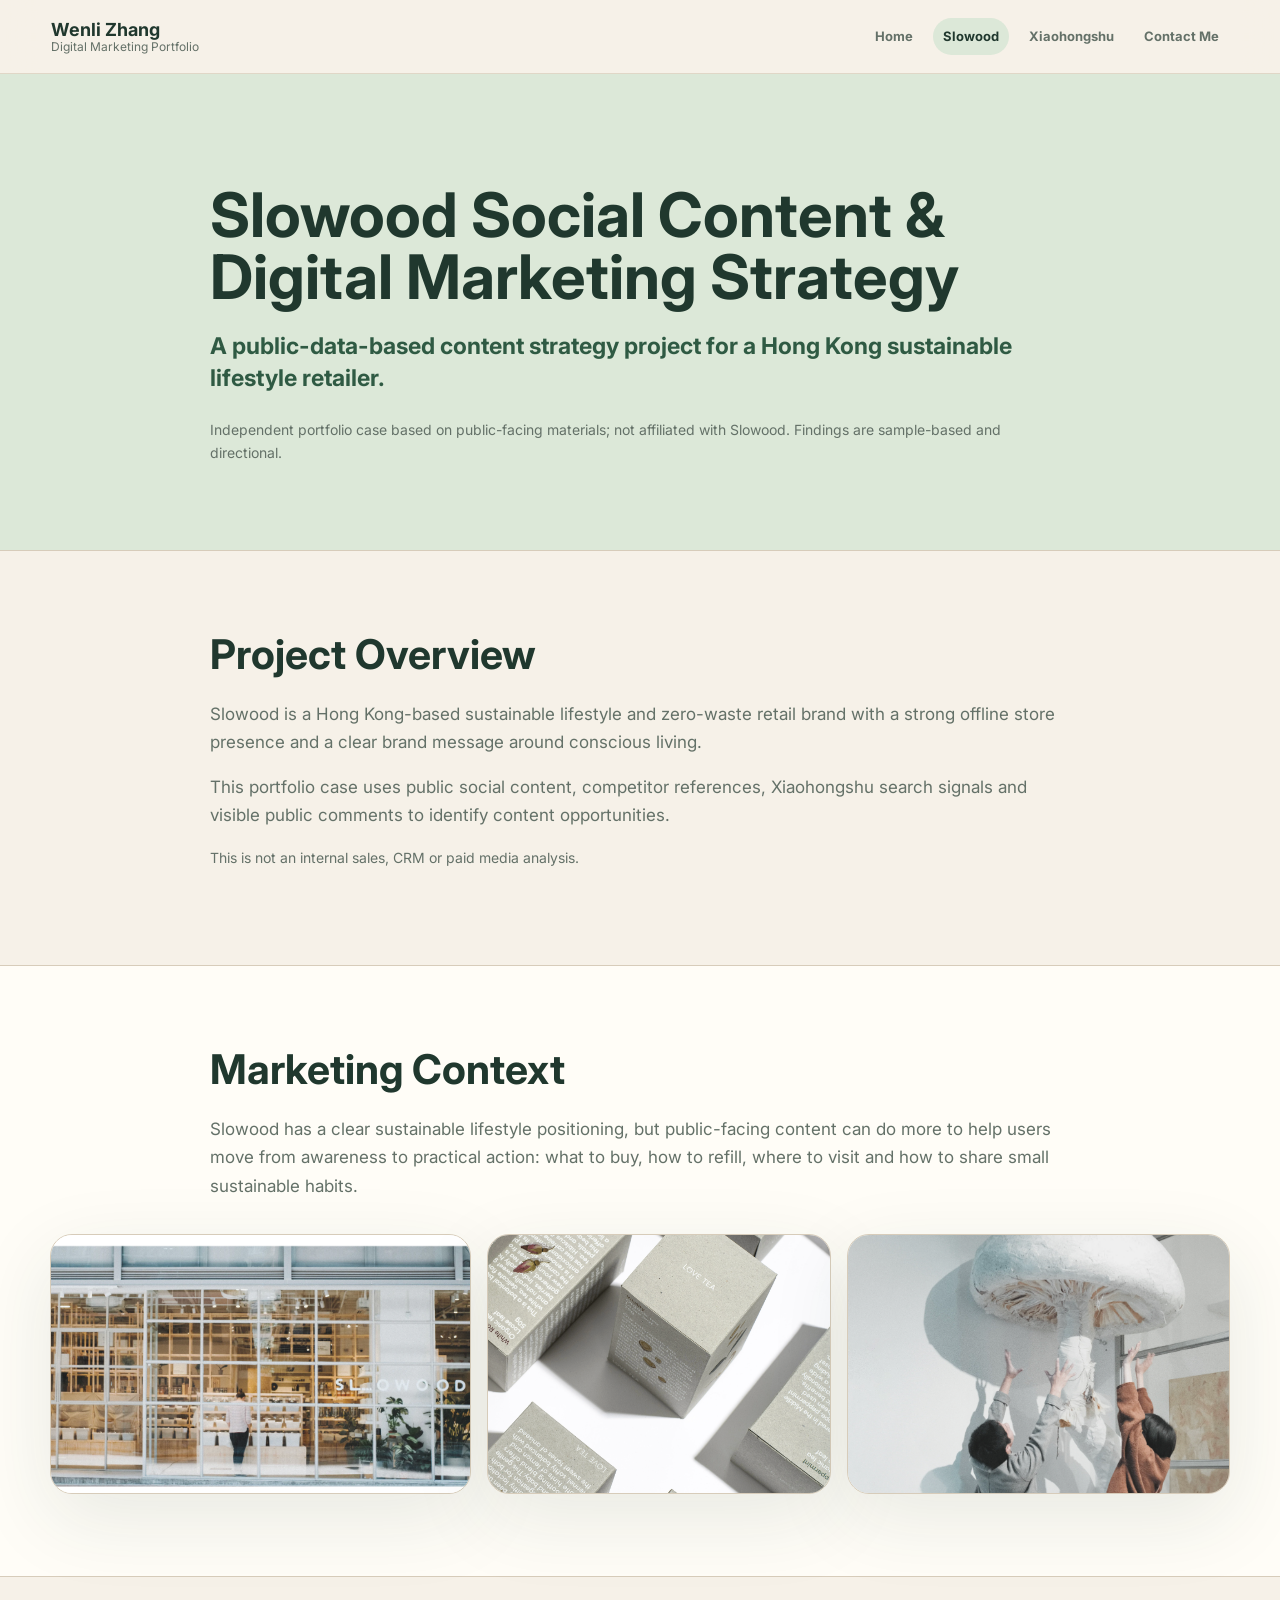
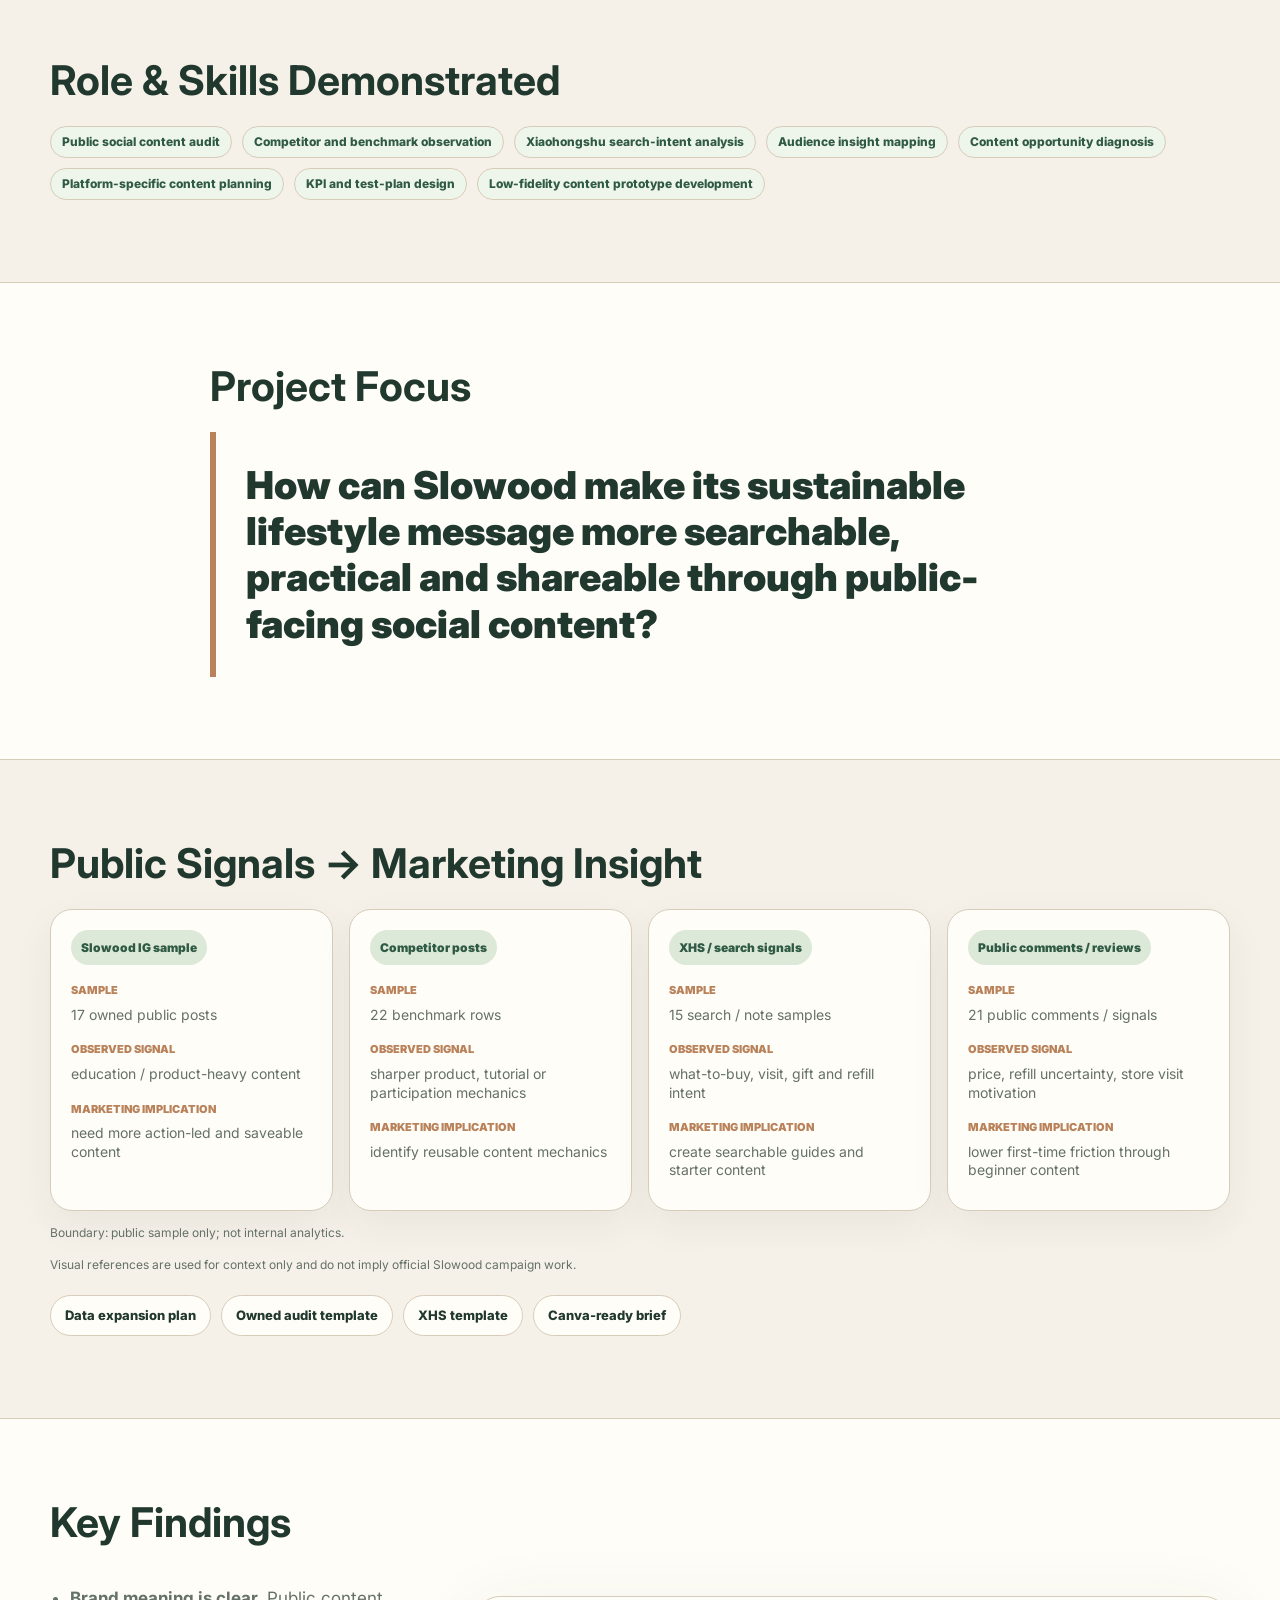
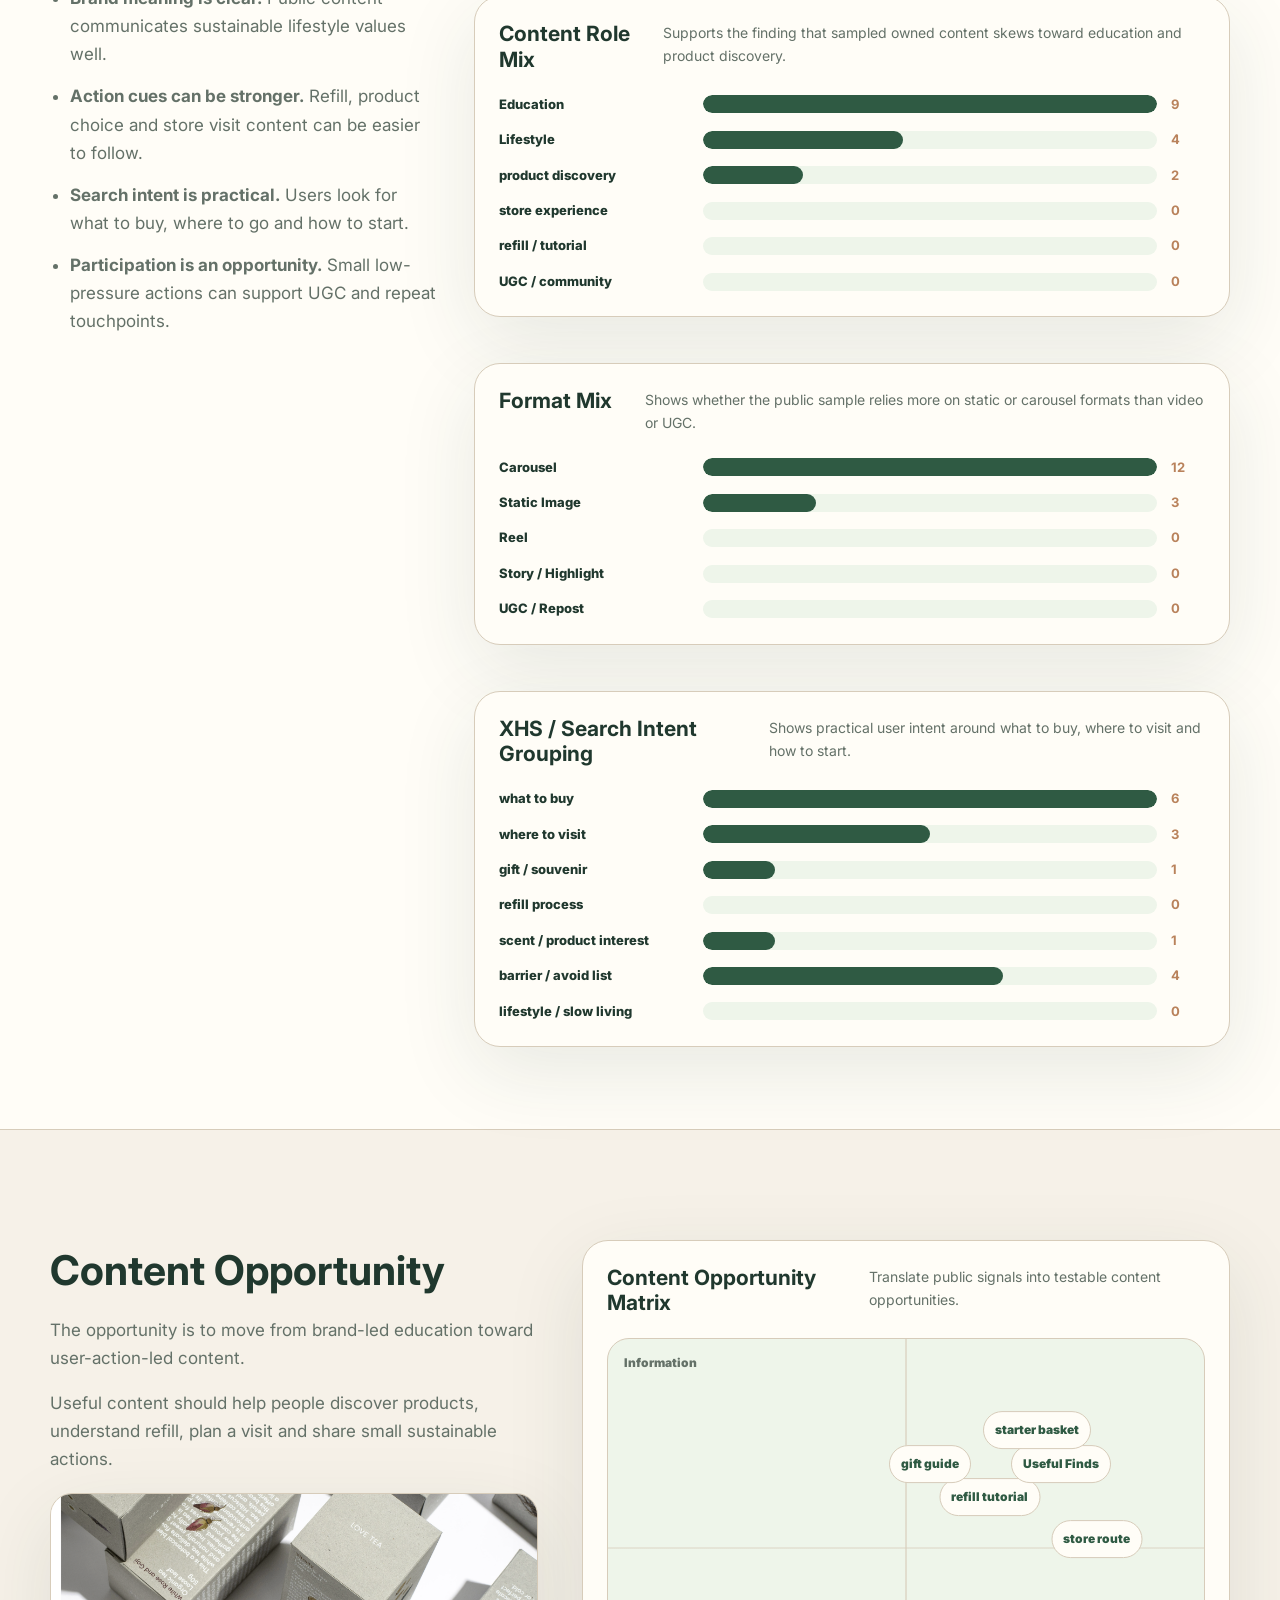
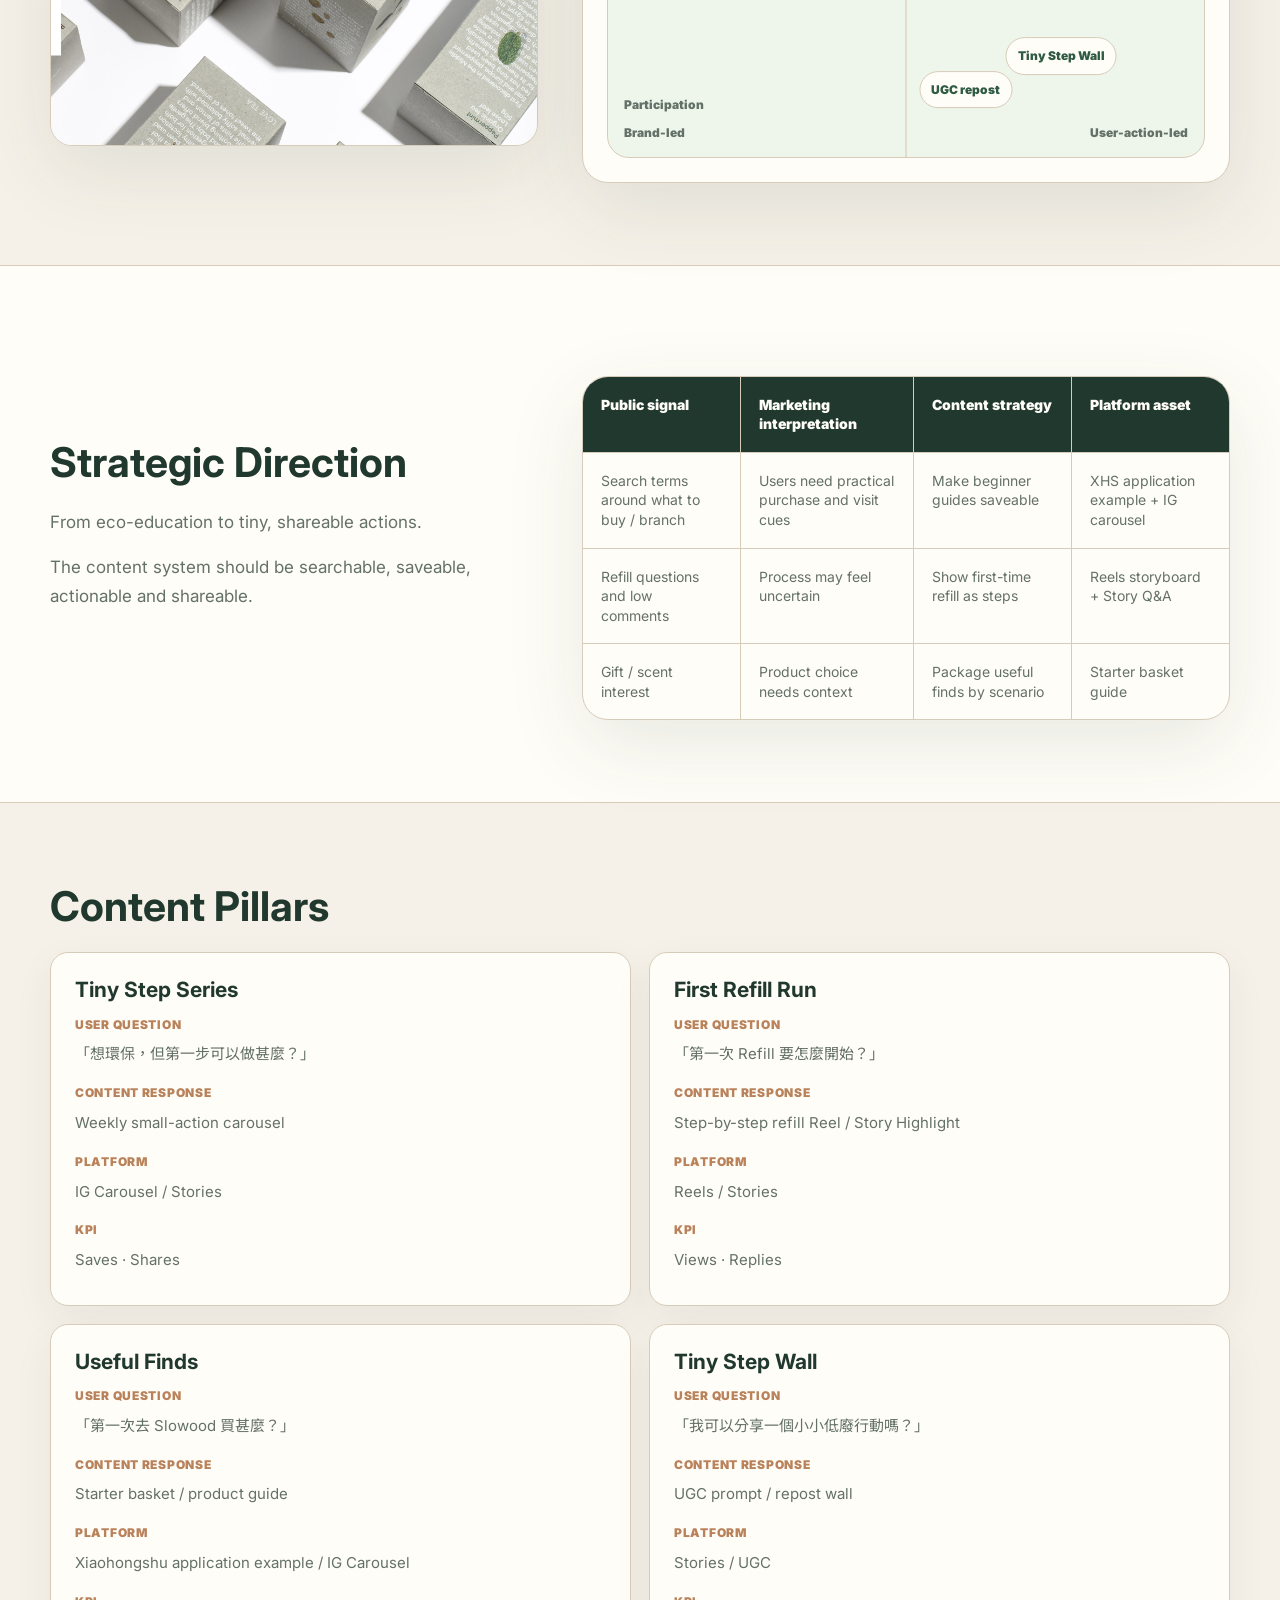
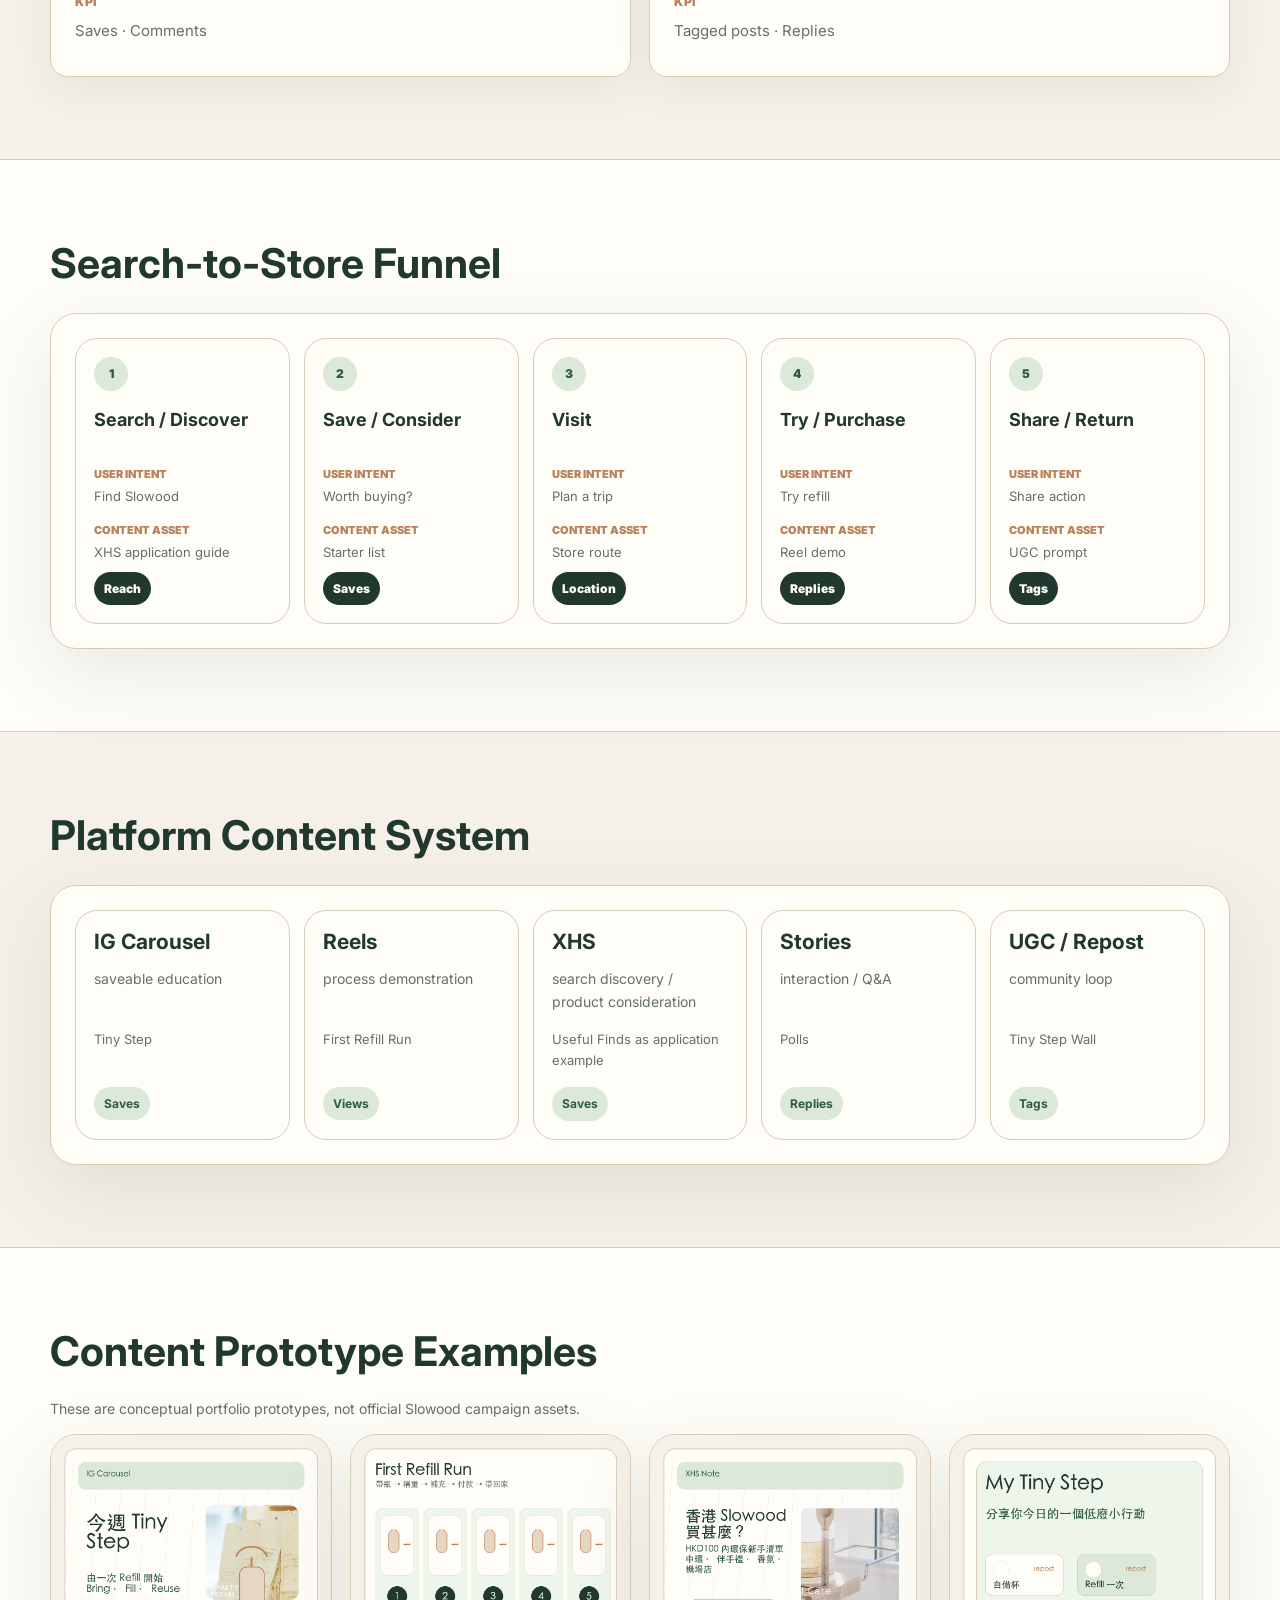
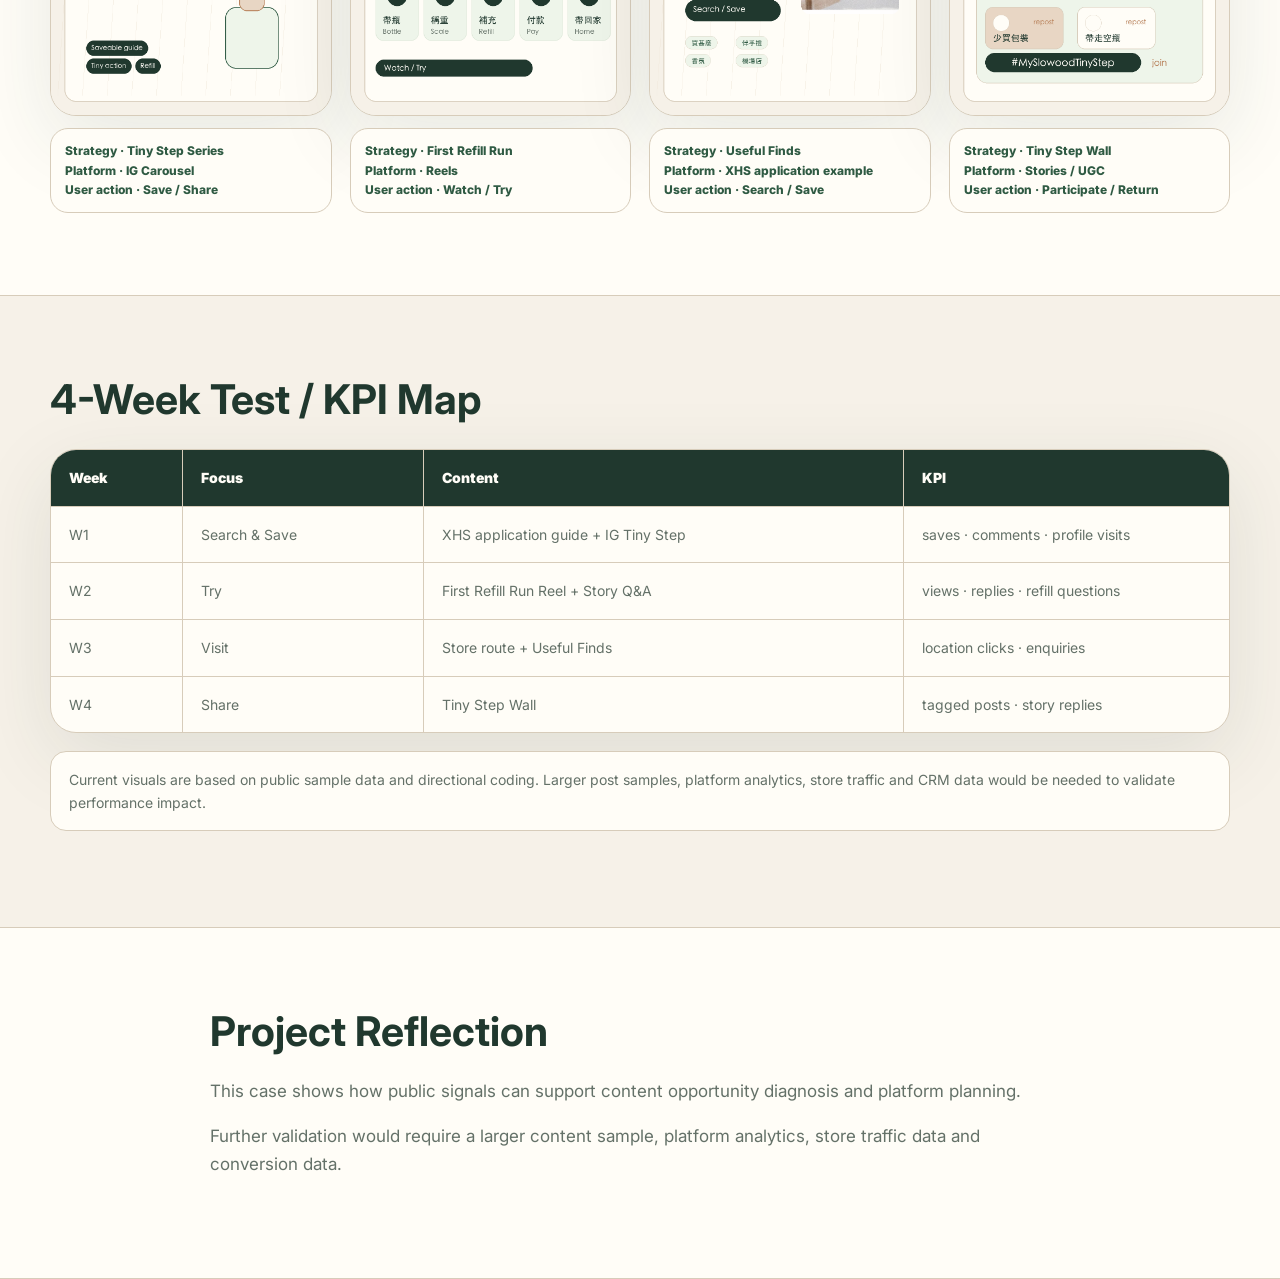
<file: slowood.html>
<!doctype html>
<html lang="en">
<head>
  <meta charset="utf-8">
  <meta name="viewport" content="width=device-width, initial-scale=1">
  <title>Slowood Social Content & Digital Marketing Strategy | Wenli Zhang</title>
  <meta name="description" content="Slowood public-data-based social content and digital marketing strategy portfolio case.">
  <meta name="theme-color" content="#20382E">
  <link rel="icon" href="data:,">
  <link rel="preconnect" href="https://fonts.googleapis.com">
  <link rel="preconnect" href="https://fonts.gstatic.com" crossorigin>
  <link href="https://fonts.googleapis.com/css2?family=Inter:wght@400;500;600;700;800;900&family=Noto+Sans+TC:wght@400;500;700;900&display=swap" rel="stylesheet">
  <link rel="stylesheet" href="style.css?v=20260617ppt">
</head>
<body>
  <a class="skip-link" href="#main">Skip to content</a>
  <header class="site-header">
    <a class="brand" href="index.html"><strong>Wenli Zhang</strong><span>Digital Marketing Portfolio</span></a>
    <nav class="nav" aria-label="Primary navigation">
      <a href="index.html">Home</a>
      <a href="slowood.html" aria-current="page">Slowood</a>
      <a href="xiaohongshu.html">Xiaohongshu</a>
      <a href="index.html#contact">Contact Me</a>
    </nav>
  </header>
  <main id="main">
    <section class="project-hero">
      <div class="shell narrow">
        <h1>Slowood Social Content &amp; Digital Marketing Strategy</h1>
        <p class="lead">A public-data-based content strategy project for a Hong Kong sustainable lifestyle retailer.</p>
        <p class="note">Independent portfolio case based on public-facing materials; not affiliated with Slowood. Findings are sample-based and directional.</p>
      </div>
    </section>

    <section class="section"><div class="shell narrow"><h2>Project Overview</h2>
      <p>Slowood is a Hong Kong-based sustainable lifestyle and zero-waste retail brand with a strong offline store presence and a clear brand message around conscious living.</p>
      <p>This portfolio case uses public social content, competitor references, Xiaohongshu search signals and visible public comments to identify content opportunities.</p>
      <p class="note">This is not an internal sales, CRM or paid media analysis.</p>
    </div></section>

    <section class="section alt"><div class="shell narrow"><h2>Marketing Context</h2>
      <p>Slowood has a clear sustainable lifestyle positioning, but public-facing content can do more to help users move from awareness to practical action: what to buy, how to refill, where to visit and how to share small sustainable habits.</p>
    </div>
      <div class="shell">
        <div class="image-strip">
          <img src="assets/reference/slowood_public_reference.png" alt="Slowood public storefront reference.">
          <img src="assets/reference/slowood_product_detail_crop.png" alt="Slowood sustainable product detail reference.">
          <img src="assets/reference/slowood_lifestyle.png" alt="Slowood sustainable lifestyle context reference.">
        </div>
      </div>
    </section>

    <section class="section"><div class="shell"><h2>Role &amp; Skills Demonstrated</h2>
      <div class="compact-list"><span>Public social content audit</span><span>Competitor and benchmark observation</span><span>Xiaohongshu search-intent analysis</span><span>Audience insight mapping</span><span>Content opportunity diagnosis</span><span>Platform-specific content planning</span><span>KPI and test-plan design</span><span>Low-fidelity content prototype development</span></div>
    </div></section>

    <section class="section alt"><div class="shell narrow"><h2>Project Focus</h2><blockquote>How can Slowood make its sustainable lifestyle message more searchable, practical and shareable through public-facing social content?</blockquote></div></section>

    <section class="section"><div class="shell"><h2>Public Signals → Marketing Insight</h2>
      <div class="insight-grid"><article class="signal-card">
          <div class="signal-source">Slowood IG sample</div>
          <dl>
            <dt>Sample</dt><dd>17 owned public posts</dd>
            <dt>Observed signal</dt><dd>education / product-heavy content</dd>
            <dt>Marketing implication</dt><dd>need more action-led and saveable content</dd>
          </dl>
        </article><article class="signal-card">
          <div class="signal-source">Competitor posts</div>
          <dl>
            <dt>Sample</dt><dd>22 benchmark rows</dd>
            <dt>Observed signal</dt><dd>sharper product, tutorial or participation mechanics</dd>
            <dt>Marketing implication</dt><dd>identify reusable content mechanics</dd>
          </dl>
        </article><article class="signal-card">
          <div class="signal-source">XHS / search signals</div>
          <dl>
            <dt>Sample</dt><dd>15 search / note samples</dd>
            <dt>Observed signal</dt><dd>what-to-buy, visit, gift and refill intent</dd>
            <dt>Marketing implication</dt><dd>create searchable guides and starter content</dd>
          </dl>
        </article><article class="signal-card">
          <div class="signal-source">Public comments / reviews</div>
          <dl>
            <dt>Sample</dt><dd>21 public comments / signals</dd>
            <dt>Observed signal</dt><dd>price, refill uncertainty, store visit motivation</dd>
            <dt>Marketing implication</dt><dd>lower first-time friction through beginner content</dd>
          </dl>
        </article></div>
      <p class="source-note">Boundary: public sample only; not internal analytics.</p>
      <p class="source-note">Visual references are used for context only and do not imply official Slowood campaign work.</p>
      <div class="data-links"><a class="btn small" href="data/slowood_data_collection_plan.md">Data expansion plan</a><a class="btn small" href="data/slowood_owned_social_audit_template.csv">Owned audit template</a><a class="btn small" href="data/slowood_xhs_search_intent_template.csv">XHS template</a><a class="btn small" href="assets/CANVA_READY_BRIEF.md">Canva-ready brief</a></div>
    </div></section>

    <section class="section alt"><div class="shell"><h2>Key Findings</h2>
      <div class="finding-grid">
        <div>
          <ul class="finding-list">
            <li><strong>Brand meaning is clear.</strong> Public content communicates sustainable lifestyle values well.</li>
            <li><strong>Action cues can be stronger.</strong> Refill, product choice and store visit content can be easier to follow.</li>
            <li><strong>Search intent is practical.</strong> Users look for what to buy, where to go and how to start.</li>
            <li><strong>Participation is an opportunity.</strong> Small low-pressure actions can support UGC and repeat touchpoints.</li>
          </ul>
        </div>
        <div class="mini-visual-stack">
          <div class="html-figure bar-chart ">
      <div class="figure-head"><h3>Content Role Mix</h3><p>Supports the finding that sampled owned content skews toward education and product discovery.</p></div>
      <div class="bar-list"><div class="bar-row">
          <div class="bar-label">Education</div>
          <div class="bar-track"><span style="width:100%"></span></div>
          <strong>9</strong>
        </div><div class="bar-row">
          <div class="bar-label">Lifestyle</div>
          <div class="bar-track"><span style="width:44%"></span></div>
          <strong>4</strong>
        </div><div class="bar-row">
          <div class="bar-label">product discovery</div>
          <div class="bar-track"><span style="width:22%"></span></div>
          <strong>2</strong>
        </div><div class="bar-row">
          <div class="bar-label">store experience</div>
          <div class="bar-track"><span style="width:0%"></span></div>
          <strong>0</strong>
        </div><div class="bar-row">
          <div class="bar-label">refill / tutorial</div>
          <div class="bar-track"><span style="width:0%"></span></div>
          <strong>0</strong>
        </div><div class="bar-row">
          <div class="bar-label">UGC / community</div>
          <div class="bar-track"><span style="width:0%"></span></div>
          <strong>0</strong>
        </div></div>
    </div>
          <div class="html-figure bar-chart ">
      <div class="figure-head"><h3>Format Mix</h3><p>Shows whether the public sample relies more on static or carousel formats than video or UGC.</p></div>
      <div class="bar-list"><div class="bar-row">
          <div class="bar-label">Carousel</div>
          <div class="bar-track"><span style="width:100%"></span></div>
          <strong>12</strong>
        </div><div class="bar-row">
          <div class="bar-label">Static Image</div>
          <div class="bar-track"><span style="width:25%"></span></div>
          <strong>3</strong>
        </div><div class="bar-row">
          <div class="bar-label">Reel</div>
          <div class="bar-track"><span style="width:0%"></span></div>
          <strong>0</strong>
        </div><div class="bar-row">
          <div class="bar-label">Story / Highlight</div>
          <div class="bar-track"><span style="width:0%"></span></div>
          <strong>0</strong>
        </div><div class="bar-row">
          <div class="bar-label">UGC / Repost</div>
          <div class="bar-track"><span style="width:0%"></span></div>
          <strong>0</strong>
        </div></div>
    </div>
          <div class="html-figure bar-chart ">
      <div class="figure-head"><h3>XHS / Search Intent Grouping</h3><p>Shows practical user intent around what to buy, where to visit and how to start.</p></div>
      <div class="bar-list"><div class="bar-row">
          <div class="bar-label">what to buy</div>
          <div class="bar-track"><span style="width:100%"></span></div>
          <strong>6</strong>
        </div><div class="bar-row">
          <div class="bar-label">where to visit</div>
          <div class="bar-track"><span style="width:50%"></span></div>
          <strong>3</strong>
        </div><div class="bar-row">
          <div class="bar-label">gift / souvenir</div>
          <div class="bar-track"><span style="width:16%"></span></div>
          <strong>1</strong>
        </div><div class="bar-row">
          <div class="bar-label">refill process</div>
          <div class="bar-track"><span style="width:0%"></span></div>
          <strong>0</strong>
        </div><div class="bar-row">
          <div class="bar-label">scent / product interest</div>
          <div class="bar-track"><span style="width:16%"></span></div>
          <strong>1</strong>
        </div><div class="bar-row">
          <div class="bar-label">barrier / avoid list</div>
          <div class="bar-track"><span style="width:66%"></span></div>
          <strong>4</strong>
        </div><div class="bar-row">
          <div class="bar-label">lifestyle / slow living</div>
          <div class="bar-track"><span style="width:0%"></span></div>
          <strong>0</strong>
        </div></div>
    </div>
        </div>
      </div>
    </div></section>

    <section class="section"><div class="shell split"><div><h2>Content Opportunity</h2><p>The opportunity is to move from brand-led education toward user-action-led content.</p><p>Useful content should help people discover products, understand refill, plan a visit and share small sustainable actions.</p><img class="inline-context-image product-detail-image" src="assets/reference/slowood_product_detail_crop.png" alt="Slowood product detail reference for content opportunity context."></div><div class="html-figure matrix-card">
      <div class="figure-head"><h3>Content Opportunity Matrix</h3><p>Translate public signals into testable content opportunities.</p></div>
      <div class="matrix-plane" aria-label="Brand-led to user-action-led and information to participation matrix">
        <span class="axis axis-left">Brand-led</span><span class="axis axis-right">User-action-led</span>
        <span class="axis axis-top">Information</span><span class="axis axis-bottom">Participation</span>
        <span class="matrix-dot" style="left:64%;top:38%">refill tutorial</span><span class="matrix-dot" style="left:76%;top:30%">Useful Finds</span><span class="matrix-dot" style="left:82%;top:48%">store route</span><span class="matrix-dot" style="left:72%;top:22%">starter basket</span><span class="matrix-dot" style="left:76%;top:76%">Tiny Step Wall</span><span class="matrix-dot" style="left:60%;top:84%">UGC repost</span><span class="matrix-dot" style="left:54%;top:30%">gift guide</span>
      </div>
    </div></div></section>

    <section class="section alt"><div class="shell split"><div><h2>Strategic Direction</h2><p>From eco-education to tiny, shareable actions.</p><p>The content system should be searchable, saveable, actionable and shareable.</p></div><div class="html-figure strategy-table">
      <div class="strategy-row strategy-head"><span>Public signal</span><span>Marketing interpretation</span><span>Content strategy</span><span>Platform asset</span></div>
      <div class="strategy-row">
      <span>Search terms around what to buy / branch</span><span>Users need practical purchase and visit cues</span><span>Make beginner guides saveable</span><span>XHS application example + IG carousel</span>
    </div><div class="strategy-row">
      <span>Refill questions and low comments</span><span>Process may feel uncertain</span><span>Show first-time refill as steps</span><span>Reels storyboard + Story Q&A</span>
    </div><div class="strategy-row">
      <span>Gift / scent interest</span><span>Product choice needs context</span><span>Package useful finds by scenario</span><span>Starter basket guide</span>
    </div>
    </div></div></section>

    <section class="section"><div class="shell"><h2>Content Pillars</h2>
      <div class="pillar-grid">
        <article><h3>Tiny Step Series</h3><dl><dt>User question</dt><dd>「想環保，但第一步可以做甚麼？」</dd><dt>Content response</dt><dd>Weekly small-action carousel</dd><dt>Platform</dt><dd>IG Carousel / Stories</dd><dt>KPI</dt><dd>Saves · Shares</dd></dl></article>
        <article><h3>First Refill Run</h3><dl><dt>User question</dt><dd>「第一次 Refill 要怎麼開始？」</dd><dt>Content response</dt><dd>Step-by-step refill Reel / Story Highlight</dd><dt>Platform</dt><dd>Reels / Stories</dd><dt>KPI</dt><dd>Views · Replies</dd></dl></article>
        <article><h3>Useful Finds</h3><dl><dt>User question</dt><dd>「第一次去 Slowood 買甚麼？」</dd><dt>Content response</dt><dd>Starter basket / product guide</dd><dt>Platform</dt><dd>Xiaohongshu application example / IG Carousel</dd><dt>KPI</dt><dd>Saves · Comments</dd></dl></article>
        <article><h3>Tiny Step Wall</h3><dl><dt>User question</dt><dd>「我可以分享一個小小低廢行動嗎？」</dd><dt>Content response</dt><dd>UGC prompt / repost wall</dd><dt>Platform</dt><dd>Stories / UGC</dd><dt>KPI</dt><dd>Tagged posts · Replies</dd></dl></article>
      </div>
    </div></section>

    <section class="section alt"><div class="shell"><h2>Search-to-Store Funnel</h2><div class="html-figure funnel-grid"><article>
      <span class="step-num">1</span><h3>Search / Discover</h3>
      <dl><dt>User intent</dt><dd>Find Slowood</dd><dt>Content asset</dt><dd>XHS application guide</dd></dl>
      <span class="kpi-chip">Reach</span>
    </article><article>
      <span class="step-num">2</span><h3>Save / Consider</h3>
      <dl><dt>User intent</dt><dd>Worth buying?</dd><dt>Content asset</dt><dd>Starter list</dd></dl>
      <span class="kpi-chip">Saves</span>
    </article><article>
      <span class="step-num">3</span><h3>Visit</h3>
      <dl><dt>User intent</dt><dd>Plan a trip</dd><dt>Content asset</dt><dd>Store route</dd></dl>
      <span class="kpi-chip">Location</span>
    </article><article>
      <span class="step-num">4</span><h3>Try / Purchase</h3>
      <dl><dt>User intent</dt><dd>Try refill</dd><dt>Content asset</dt><dd>Reel demo</dd></dl>
      <span class="kpi-chip">Replies</span>
    </article><article>
      <span class="step-num">5</span><h3>Share / Return</h3>
      <dl><dt>User intent</dt><dd>Share action</dd><dt>Content asset</dt><dd>UGC prompt</dd></dl>
      <span class="kpi-chip">Tags</span>
    </article></div></div></section>

    <section class="section"><div class="shell"><h2>Platform Content System</h2><div class="html-figure platform-grid"><article>
      <h3>IG Carousel</h3><p>saveable education</p><span>Tiny Step</span><strong>Saves</strong>
    </article><article>
      <h3>Reels</h3><p>process demonstration</p><span>First Refill Run</span><strong>Views</strong>
    </article><article>
      <h3>XHS</h3><p>search discovery / product consideration</p><span>Useful Finds as application example</span><strong>Saves</strong>
    </article><article>
      <h3>Stories</h3><p>interaction / Q&A</p><span>Polls</span><strong>Replies</strong>
    </article><article>
      <h3>UGC / Repost</h3><p>community loop</p><span>Tiny Step Wall</span><strong>Tags</strong>
    </article></div></div></section>

    <section class="section alt"><div class="shell"><h2>Content Prototype Examples</h2>
      <p class="section-copy">These are conceptual portfolio prototypes, not official Slowood campaign assets.</p>
      <div class="prototype-grid">
        <article class="prototype-item"><figure class="visual no-caption">
      <img src="assets/figures/proto_01_tiny_step_carousel_cover.png" alt="IG carousel cover prototype for Tiny Step Series.">
      
    </figure><div class="prototype-meta">Strategy · Tiny Step Series<br>Platform · IG Carousel<br>User action · Save / Share</div></article>
        <article class="prototype-item"><figure class="visual no-caption">
      <img src="assets/figures/proto_02_first_refill_run_storyboard.png" alt="Reels storyboard prototype for First Refill Run.">
      
    </figure><div class="prototype-meta">Strategy · First Refill Run<br>Platform · Reels<br>User action · Watch / Try</div></article>
        <article class="prototype-item"><figure class="visual no-caption">
      <img src="assets/figures/proto_03_xhs_useful_finds_cover.png" alt="Xiaohongshu application example cover for Useful Finds.">
      
    </figure><div class="prototype-meta">Strategy · Useful Finds<br>Platform · XHS application example<br>User action · Search / Save</div></article>
        <article class="prototype-item"><figure class="visual no-caption">
      <img src="assets/figures/proto_04_tiny_step_wall_story.png" alt="UGC story prompt prototype for Tiny Step Wall.">
      
    </figure><div class="prototype-meta">Strategy · Tiny Step Wall<br>Platform · Stories / UGC<br>User action · Participate / Return</div></article>
      </div>
    </div></section>

    <section class="section"><div class="shell"><h2>4-Week Test / KPI Map</h2><div class="html-figure kpi-table">
      <div class="kpi-row kpi-head"><span>Week</span><span>Focus</span><span>Content</span><span>KPI</span></div>
      <div class="kpi-row"><span>W1</span><span>Search & Save</span><span>XHS application guide + IG Tiny Step</span><span>saves · comments · profile visits</span></div><div class="kpi-row"><span>W2</span><span>Try</span><span>First Refill Run Reel + Story Q&A</span><span>views · replies · refill questions</span></div><div class="kpi-row"><span>W3</span><span>Visit</span><span>Store route + Useful Finds</span><span>location clicks · enquiries</span></div><div class="kpi-row"><span>W4</span><span>Share</span><span>Tiny Step Wall</span><span>tagged posts · story replies</span></div>
    </div><p class="data-status-note">Current visuals are based on public sample data and directional coding. Larger post samples, platform analytics, store traffic and CRM data would be needed to validate performance impact.</p></div></section>

    <section class="section alt"><div class="shell narrow"><h2>Project Reflection</h2><p>This case shows how public signals can support content opportunity diagnosis and platform planning.</p><p>Further validation would require a larger content sample, platform analytics, store traffic data and conversion data.</p></div></section>
  </main>
</body>
</html>
</file>
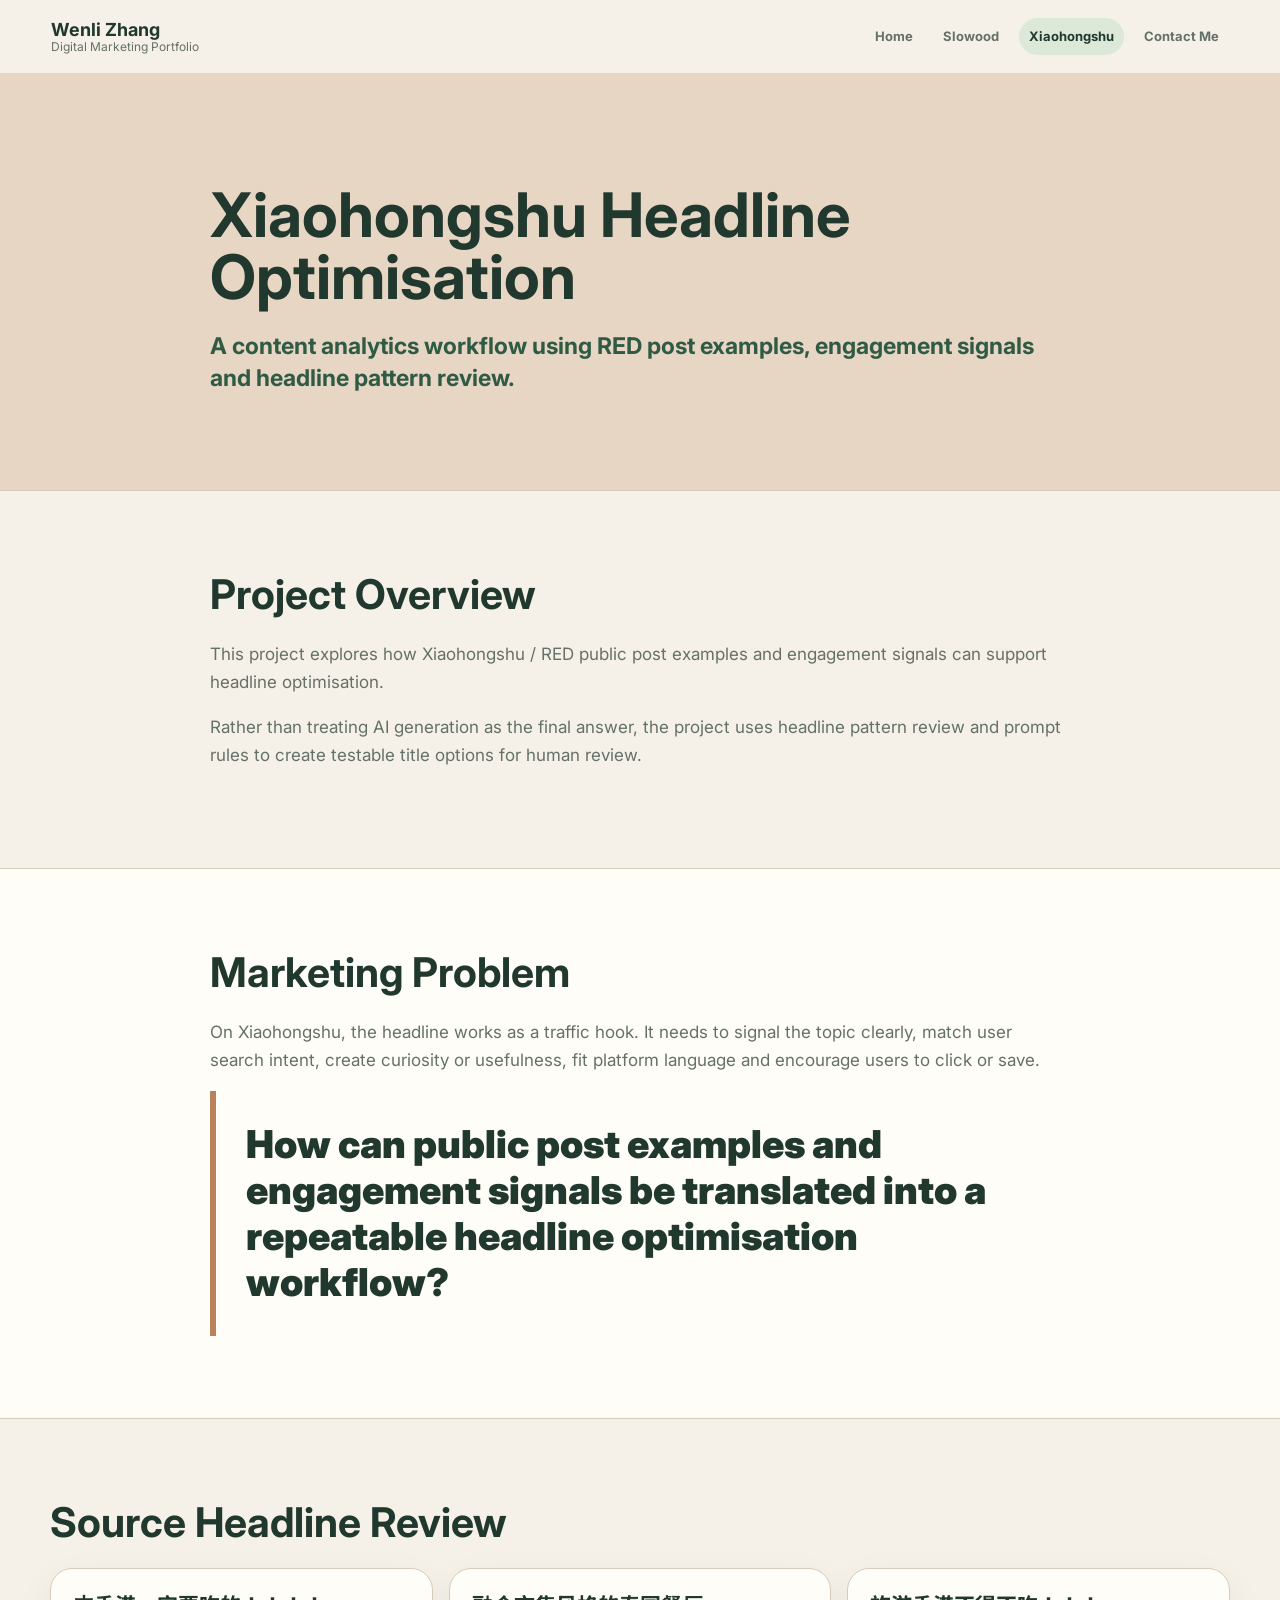
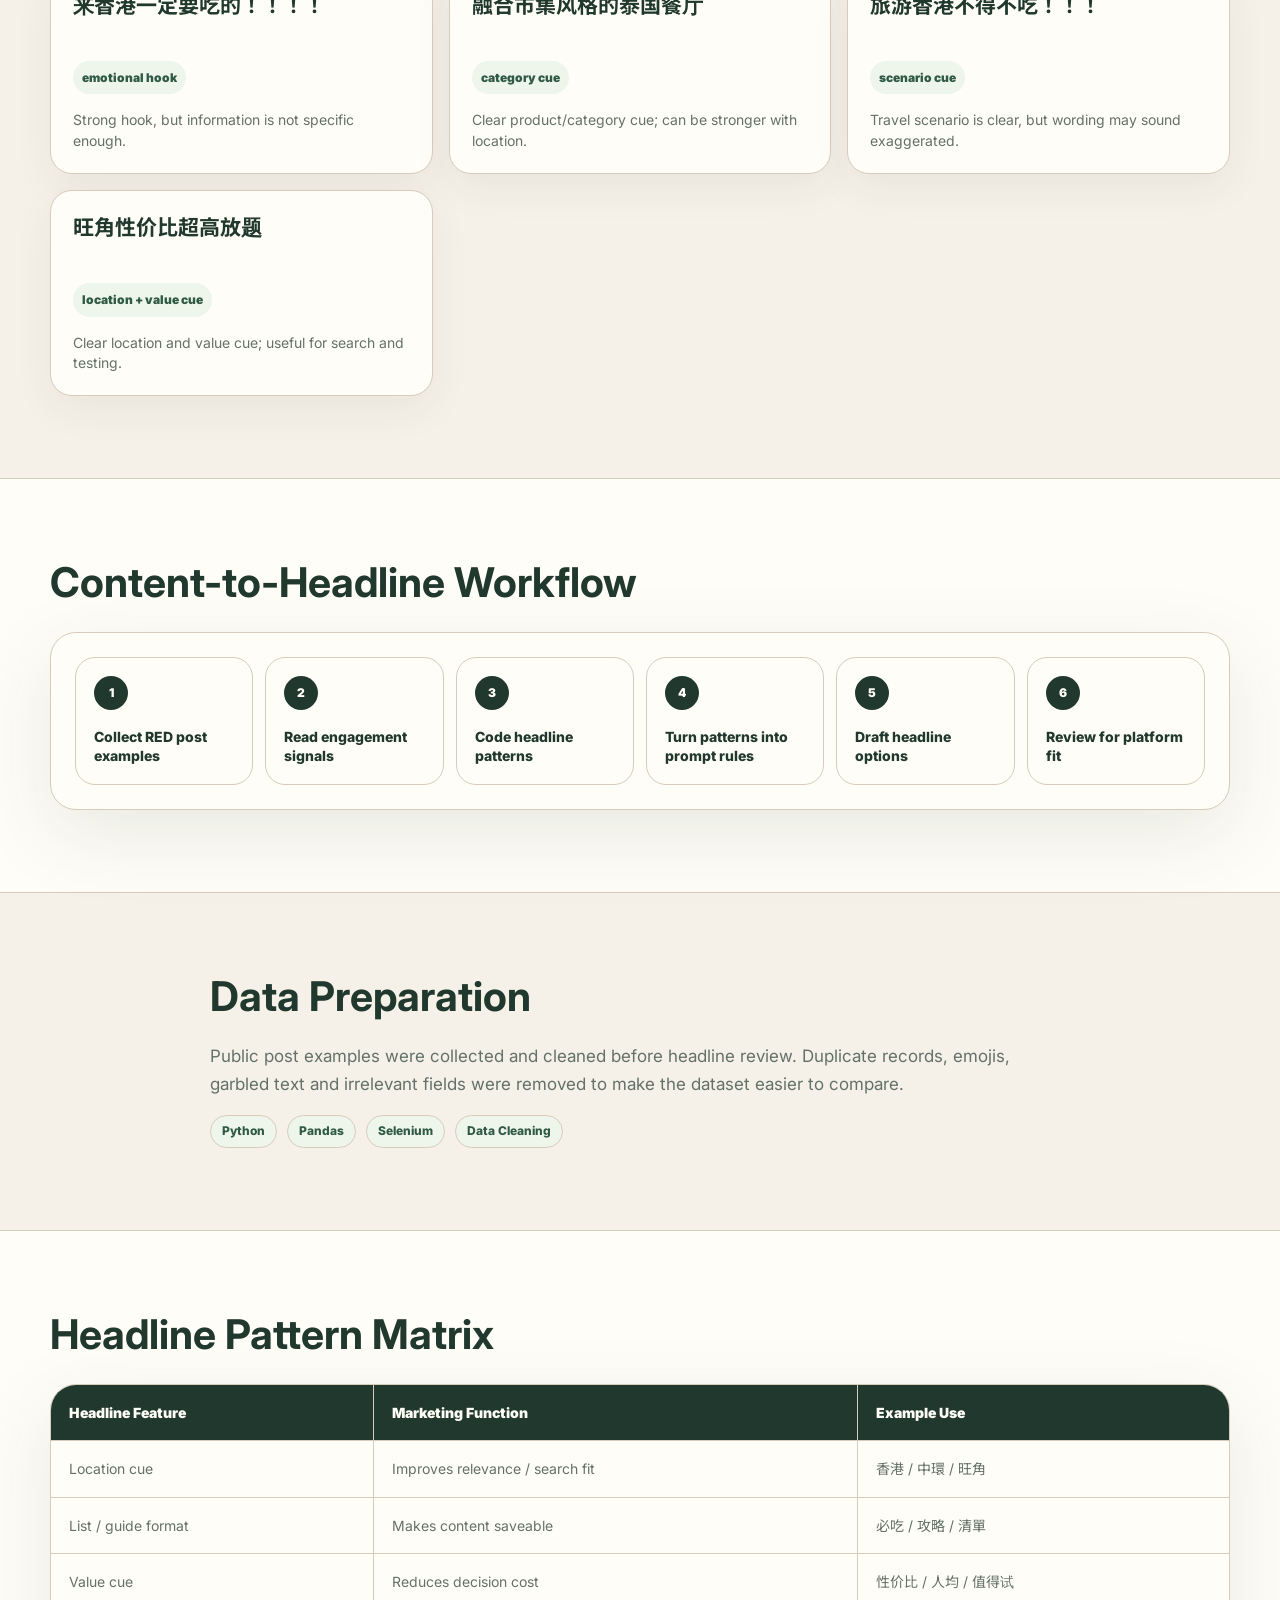
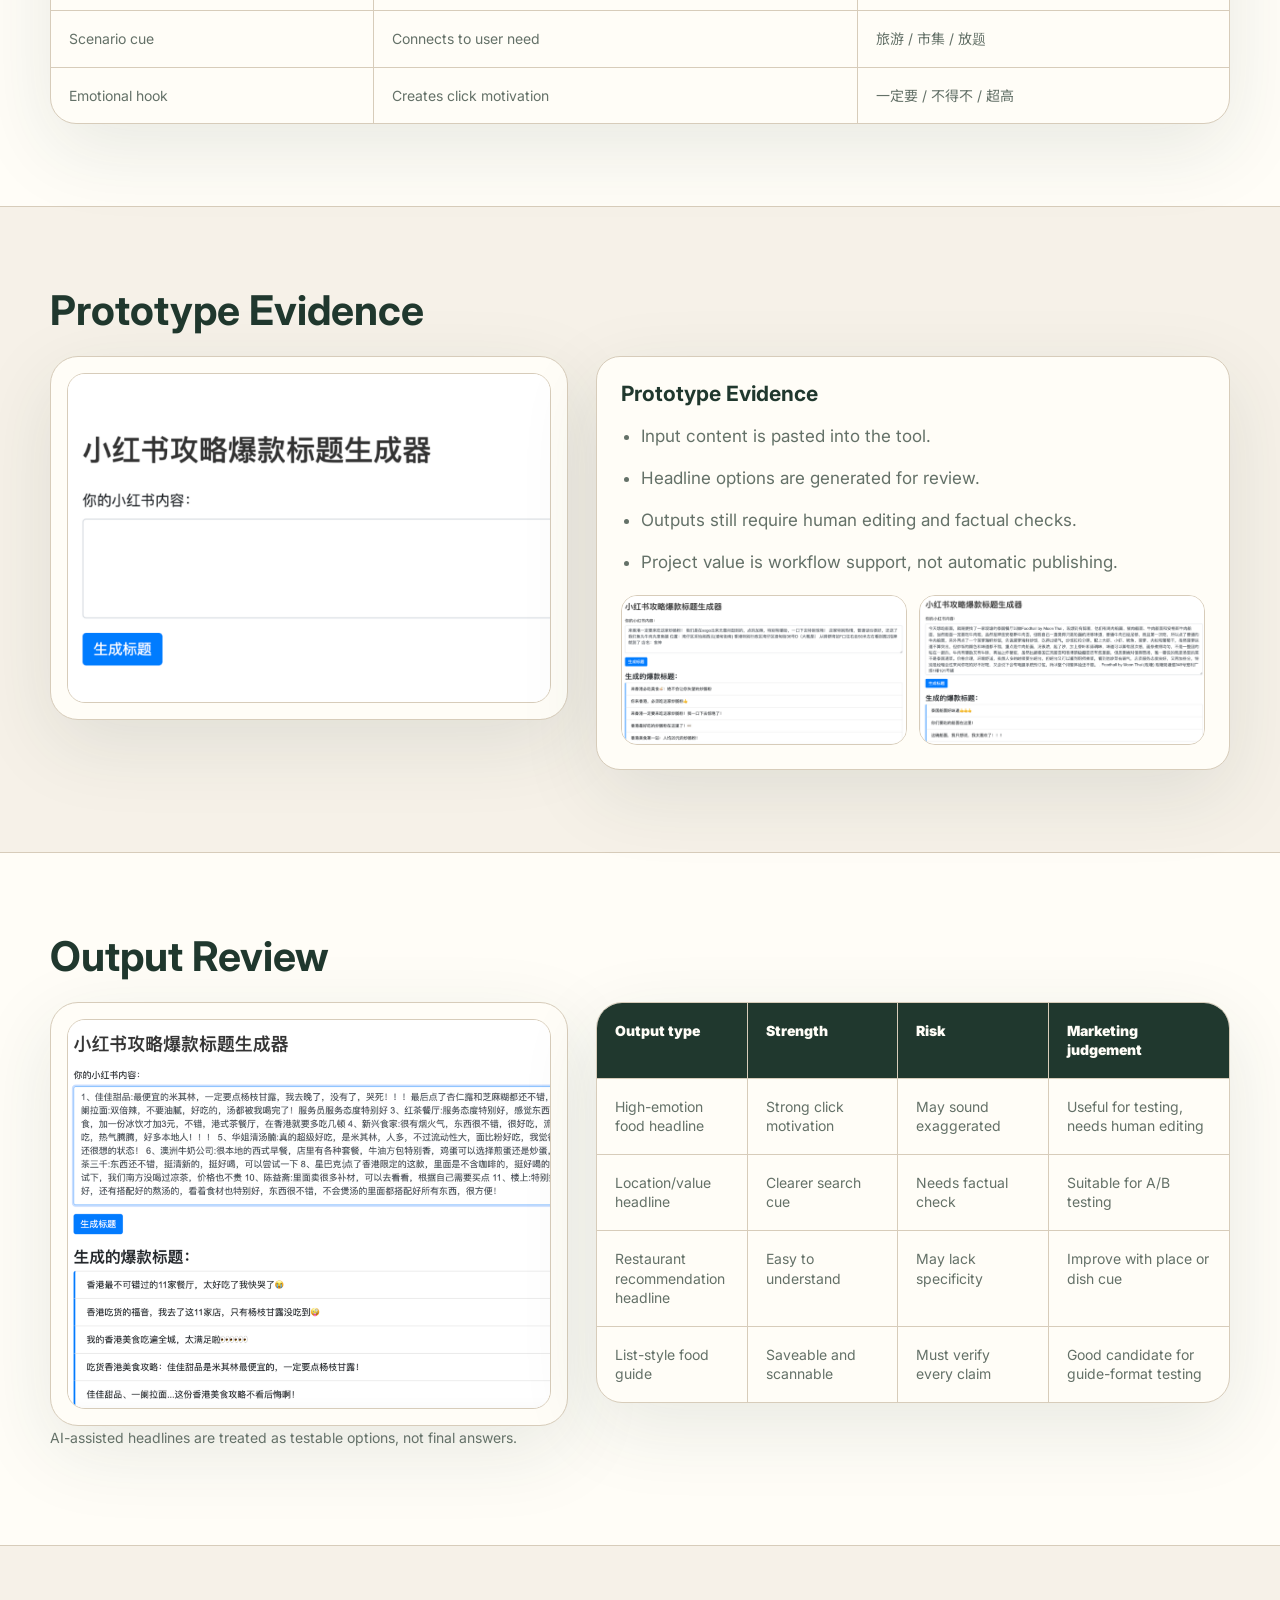
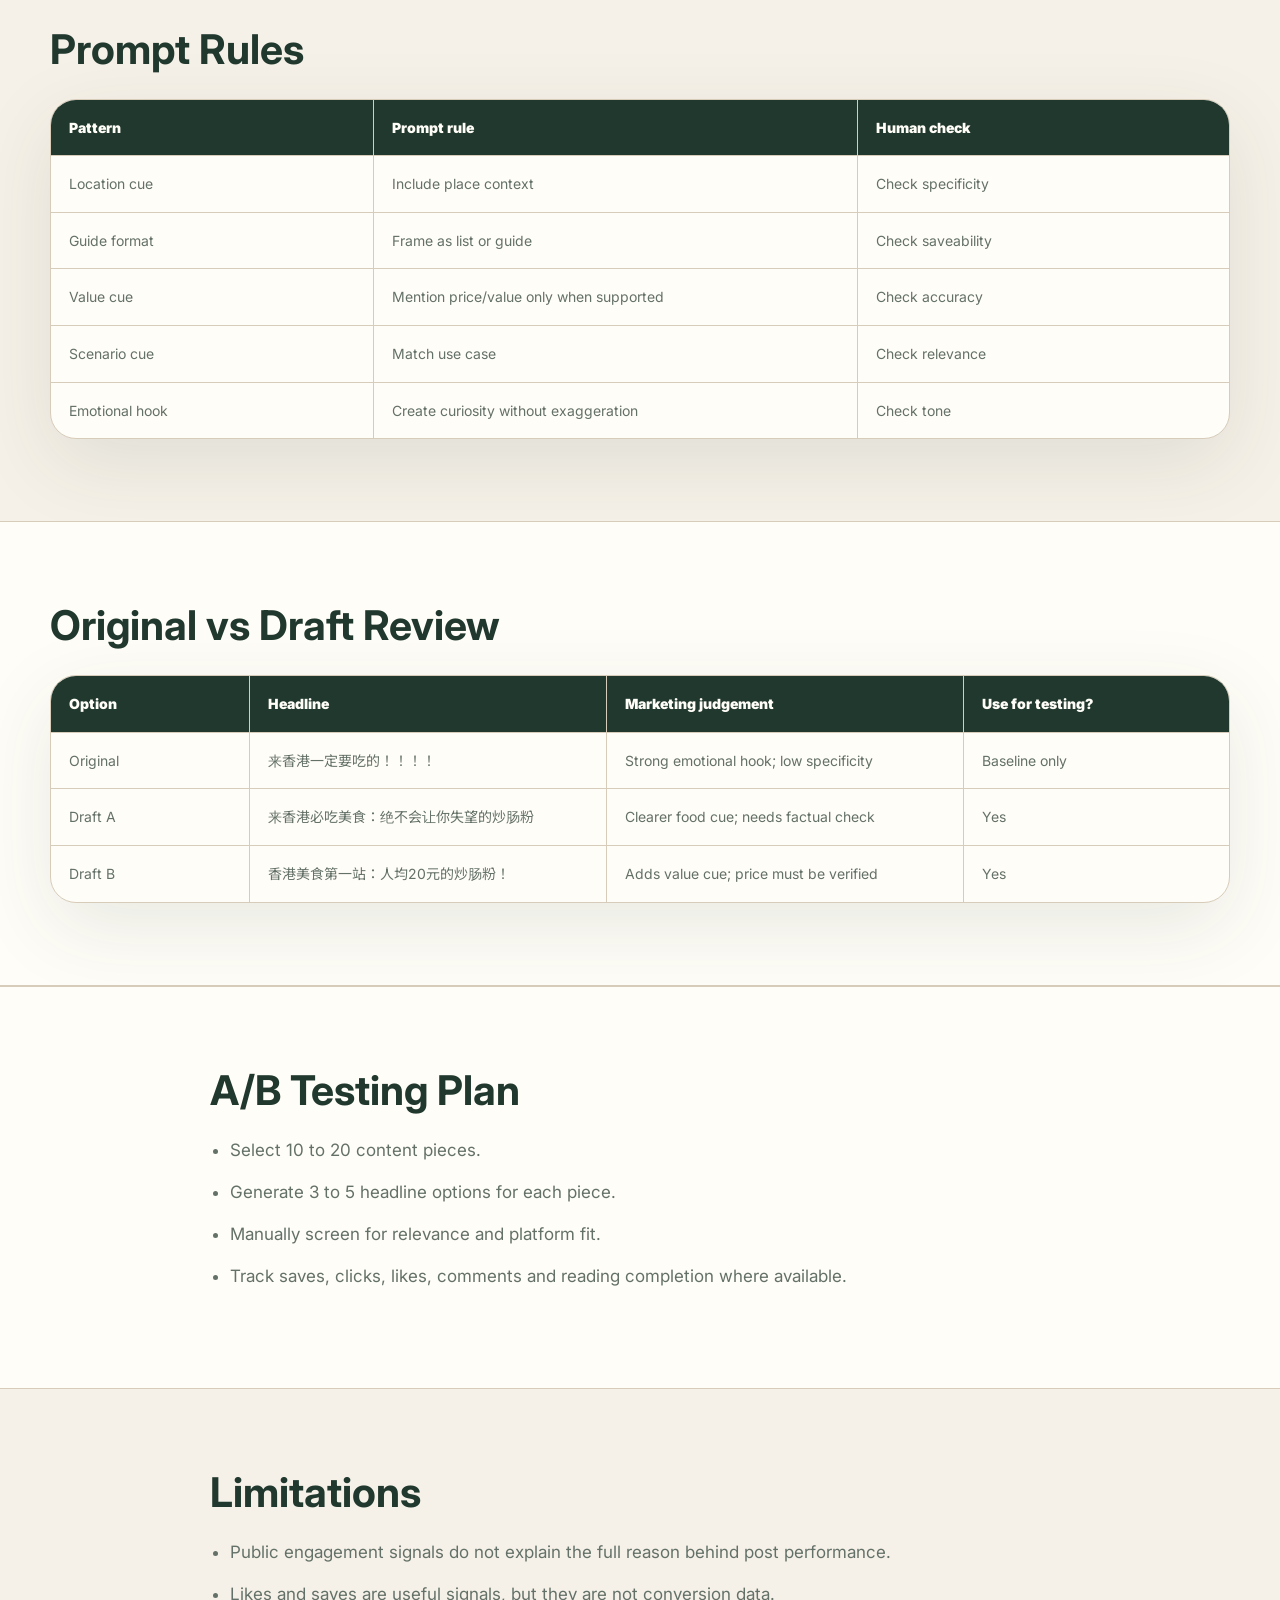
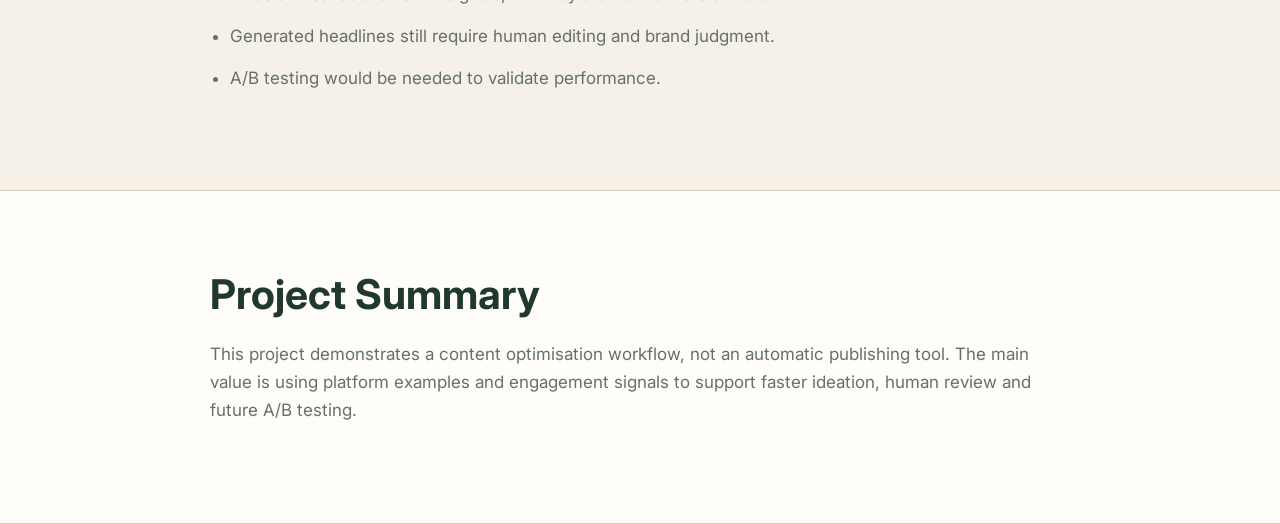
<file: xiaohongshu.html>
<!doctype html>
<html lang="en">
<head>
  <meta charset="utf-8">
  <meta name="viewport" content="width=device-width, initial-scale=1">
  <title>Xiaohongshu Headline Optimisation | Wenli Zhang</title>
  <meta name="description" content="Xiaohongshu headline optimisation portfolio case.">
  <meta name="theme-color" content="#20382E">
  <link rel="icon" href="data:,">
  <link rel="preconnect" href="https://fonts.googleapis.com">
  <link rel="preconnect" href="https://fonts.gstatic.com" crossorigin>
  <link href="https://fonts.googleapis.com/css2?family=Inter:wght@400;500;600;700;800;900&family=Noto+Sans+TC:wght@400;500;700;900&display=swap" rel="stylesheet">
  <link rel="stylesheet" href="style.css?v=20260617ppt">
</head>
<body>
  <a class="skip-link" href="#main">Skip to content</a>
  <header class="site-header">
    <a class="brand" href="index.html"><strong>Wenli Zhang</strong><span>Digital Marketing Portfolio</span></a>
    <nav class="nav" aria-label="Primary navigation">
      <a href="index.html">Home</a>
      <a href="slowood.html">Slowood</a>
      <a href="xiaohongshu.html" aria-current="page">Xiaohongshu</a>
      <a href="index.html#contact">Contact Me</a>
    </nav>
  </header>
  <main id="main">
    <section class="project-hero clay"><div class="shell narrow"><h1>Xiaohongshu Headline Optimisation</h1><p class="lead">A content analytics workflow using RED post examples, engagement signals and headline pattern review.</p></div></section>

    <section class="section"><div class="shell narrow"><h2>Project Overview</h2><p>This project explores how Xiaohongshu / RED public post examples and engagement signals can support headline optimisation.</p><p>Rather than treating AI generation as the final answer, the project uses headline pattern review and prompt rules to create testable title options for human review.</p></div></section>
    <section class="section alt"><div class="shell narrow"><h2>Marketing Problem</h2><p>On Xiaohongshu, the headline works as a traffic hook. It needs to signal the topic clearly, match user search intent, create curiosity or usefulness, fit platform language and encourage users to click or save.</p><blockquote>How can public post examples and engagement signals be translated into a repeatable headline optimisation workflow?</blockquote></div></section>
    <section class="section"><div class="shell"><h2>Source Headline Review</h2><div class="headline-card-grid"><article>
      <h3>来香港一定要吃的！！！！</h3><div><span>emotional hook</span></div><p>Strong hook, but information is not specific enough.</p>
    </article><article>
      <h3>融合市集风格的泰国餐厅</h3><div><span>category cue</span></div><p>Clear product/category cue; can be stronger with location.</p>
    </article><article>
      <h3>旅游香港不得不吃！！！</h3><div><span>scenario cue</span></div><p>Travel scenario is clear, but wording may sound exaggerated.</p>
    </article><article>
      <h3>旺角性价比超高放题</h3><div><span>location + value cue</span></div><p>Clear location and value cue; useful for search and testing.</p>
    </article></div></div></section>
    <section class="section alt"><div class="shell"><h2>Content-to-Headline Workflow</h2><div class="html-figure numbered-timeline"><article><span>1</span><p>Collect RED post examples</p></article><article><span>2</span><p>Read engagement signals</p></article><article><span>3</span><p>Code headline patterns</p></article><article><span>4</span><p>Turn patterns into prompt rules</p></article><article><span>5</span><p>Draft headline options</p></article><article><span>6</span><p>Review for platform fit</p></article></div></div></section>
    <section class="section compact-section"><div class="shell narrow"><h2>Data Preparation</h2><p>Public post examples were collected and cleaned before headline review. Duplicate records, emojis, garbled text and irrelevant fields were removed to make the dataset easier to compare.</p><div class="compact-list"><span>Python</span><span>Pandas</span><span>Selenium</span><span>Data Cleaning</span></div></div></section>
    <section class="section alt"><div class="shell"><h2>Headline Pattern Matrix</h2><div class="html-figure xhs-table">
      <div class="xhs-row xhs-head"><span>Headline Feature</span><span>Marketing Function</span><span>Example Use</span></div>
      <div class="xhs-row"><span>Location cue</span><span>Improves relevance / search fit</span><span>香港 / 中環 / 旺角</span></div><div class="xhs-row"><span>List / guide format</span><span>Makes content saveable</span><span>必吃 / 攻略 / 清單</span></div><div class="xhs-row"><span>Value cue</span><span>Reduces decision cost</span><span>性价比 / 人均 / 值得试</span></div><div class="xhs-row"><span>Scenario cue</span><span>Connects to user need</span><span>旅游 / 市集 / 放题</span></div><div class="xhs-row"><span>Emotional hook</span><span>Creates click motivation</span><span>一定要 / 不得不 / 超高</span></div>
    </div></div></section>
    <section class="section"><div class="shell"><h2>Prototype Evidence</h2><div class="evidence-layout">
      <div class="browser-frame xhs-shot"><img src="assets/reference/xhs_generator_blank.png" alt="Blank Xiaohongshu headline generator interface."></div>
      <div class="evidence-notes">
        <h3>Prototype Evidence</h3>
        <ul class="finding-list">
          <li>Input content is pasted into the tool.</li>
          <li>Headline options are generated for review.</li>
          <li>Outputs still require human editing and factual checks.</li>
          <li>Project value is workflow support, not automatic publishing.</li>
        </ul>
        <div class="evidence-thumbs">
          <img src="assets/reference/xhs_generator_cha_chaan.png" alt="Generated headline options for a Hong Kong food post.">
          <img src="assets/reference/xhs_generator_foodhall.png" alt="Generated headline options for a Thai boat noodle post.">
        </div>
      </div>
    </div></div></section>
    <section class="section alt"><div class="shell"><h2>Output Review</h2><div class="output-review-layout">
      <div class="browser-frame xhs-shot"><img src="assets/reference/xhs_generator_food_list.png" alt="Generated headline options for a Hong Kong restaurant list post."></div>
      <div class="html-figure xhs-table output-table">
        <div class="xhs-row xhs-head output-row"><span>Output type</span><span>Strength</span><span>Risk</span><span>Marketing judgement</span></div>
        <div class="xhs-row output-row"><span>High-emotion food headline</span><span>Strong click motivation</span><span>May sound exaggerated</span><span>Useful for testing, needs human editing</span></div><div class="xhs-row output-row"><span>Location/value headline</span><span>Clearer search cue</span><span>Needs factual check</span><span>Suitable for A/B testing</span></div><div class="xhs-row output-row"><span>Restaurant recommendation headline</span><span>Easy to understand</span><span>May lack specificity</span><span>Improve with place or dish cue</span></div><div class="xhs-row output-row"><span>List-style food guide</span><span>Saveable and scannable</span><span>Must verify every claim</span><span>Good candidate for guide-format testing</span></div>
      </div>
    </div>
    <p class="section-copy">AI-assisted headlines are treated as testable options, not final answers.</p></div></section>
    <section class="section"><div class="shell"><h2>Prompt Rules</h2><div class="html-figure xhs-table prompt-table">
      <div class="xhs-row xhs-head"><span>Pattern</span><span>Prompt rule</span><span>Human check</span></div>
      <div class="xhs-row"><span>Location cue</span><span>Include place context</span><span>Check specificity</span></div><div class="xhs-row"><span>Guide format</span><span>Frame as list or guide</span><span>Check saveability</span></div><div class="xhs-row"><span>Value cue</span><span>Mention price/value only when supported</span><span>Check accuracy</span></div><div class="xhs-row"><span>Scenario cue</span><span>Match use case</span><span>Check relevance</span></div><div class="xhs-row"><span>Emotional hook</span><span>Create curiosity without exaggeration</span><span>Check tone</span></div>
    </div></div></section>
    <section class="section alt"><div class="shell"><h2>Original vs Draft Review</h2><div class="html-figure xhs-table review-table">
      <div class="xhs-row xhs-head review-row"><span>Option</span><span>Headline</span><span>Marketing judgement</span><span>Use for testing?</span></div>
      <div class="xhs-row review-row"><span>Original</span><span>来香港一定要吃的！！！！</span><span>Strong emotional hook; low specificity</span><span>Baseline only</span></div><div class="xhs-row review-row"><span>Draft A</span><span>来香港必吃美食：绝不会让你失望的炒肠粉</span><span>Clearer food cue; needs factual check</span><span>Yes</span></div><div class="xhs-row review-row"><span>Draft B</span><span>香港美食第一站：人均20元的炒肠粉！</span><span>Adds value cue; price must be verified</span><span>Yes</span></div>
    </div></div></section>
    <section class="section alt"><div class="shell narrow"><h2>A/B Testing Plan</h2><ul class="finding-list"><li>Select 10 to 20 content pieces.</li><li>Generate 3 to 5 headline options for each piece.</li><li>Manually screen for relevance and platform fit.</li><li>Track saves, clicks, likes, comments and reading completion where available.</li></ul></div></section>
    <section class="section"><div class="shell narrow"><h2>Limitations</h2><ul class="finding-list"><li>Public engagement signals do not explain the full reason behind post performance.</li><li>Likes and saves are useful signals, but they are not conversion data.</li><li>Generated headlines still require human editing and brand judgment.</li><li>A/B testing would be needed to validate performance.</li></ul></div></section>
    <section class="section alt"><div class="shell narrow"><h2>Project Summary</h2><p>This project demonstrates a content optimisation workflow, not an automatic publishing tool. The main value is using platform examples and engagement signals to support faster ideation, human review and future A/B testing.</p></div></section>
  </main>
</body>
</html>
</file>
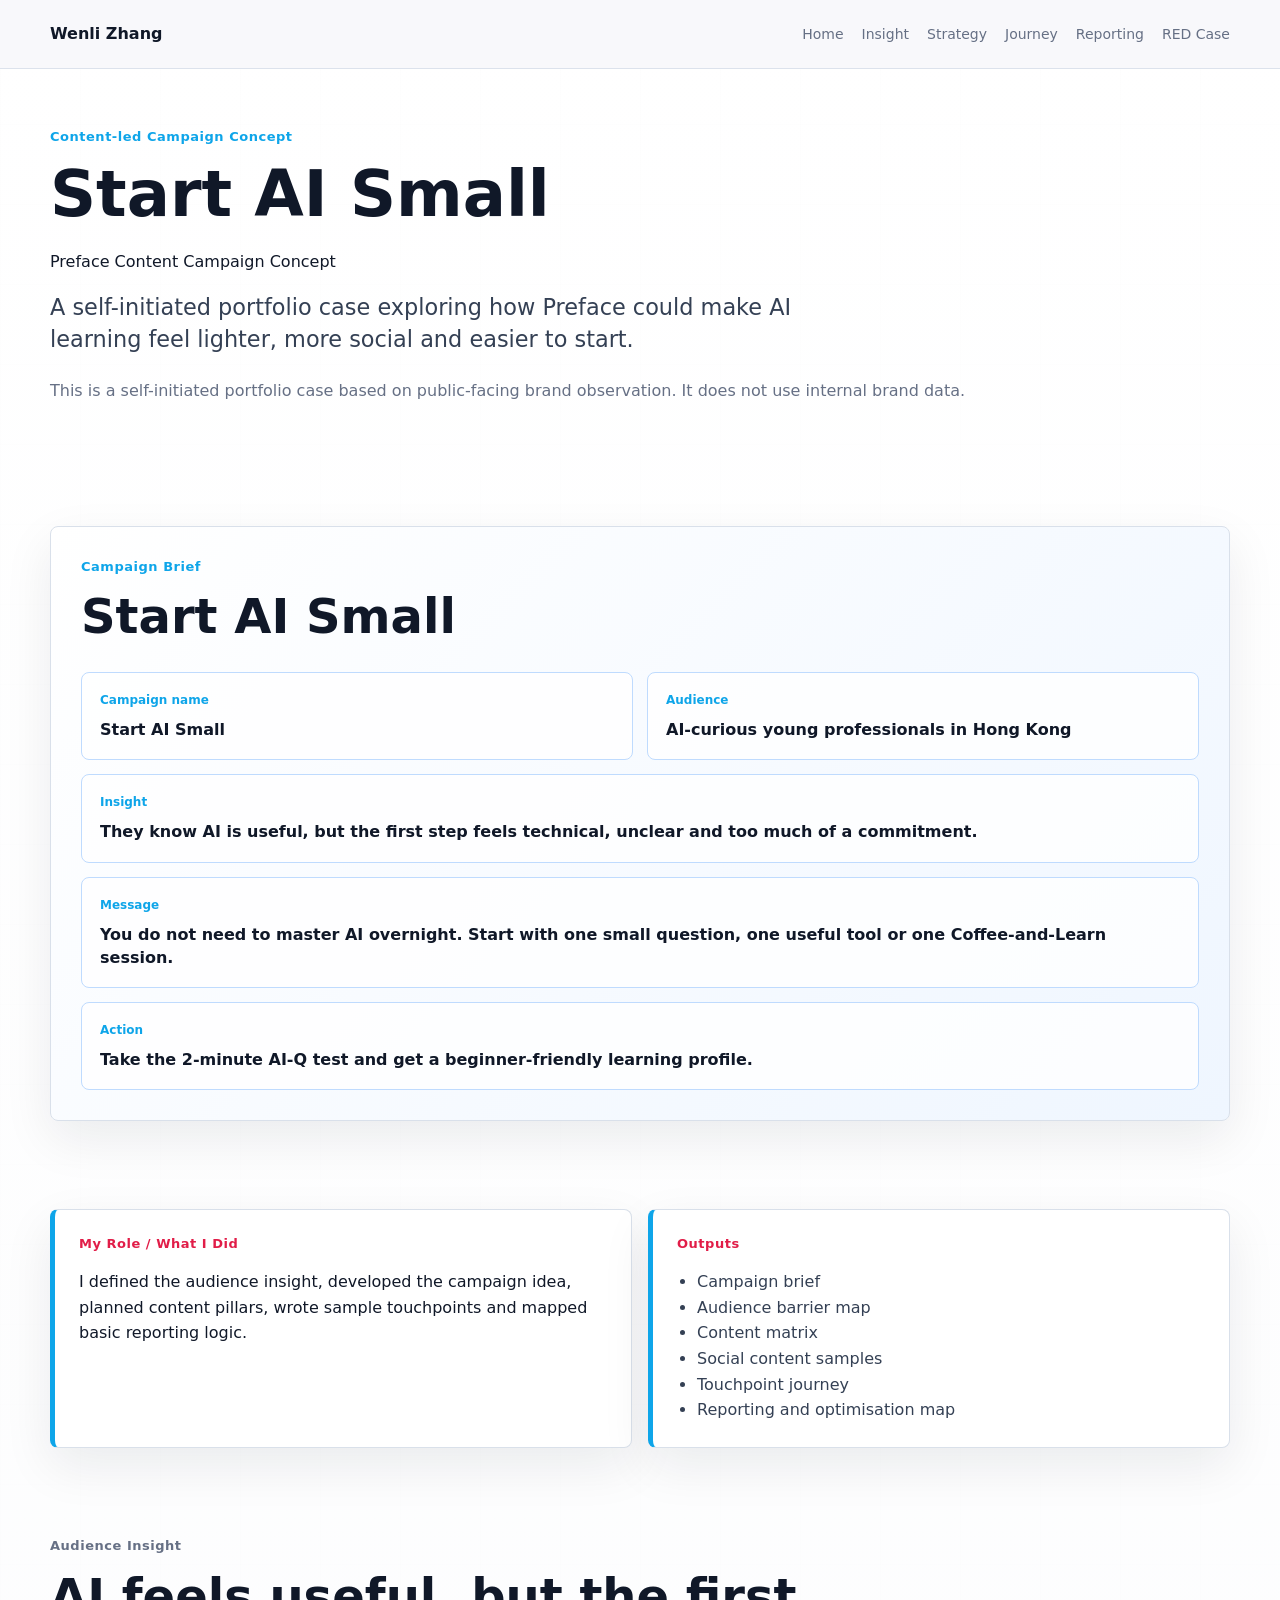
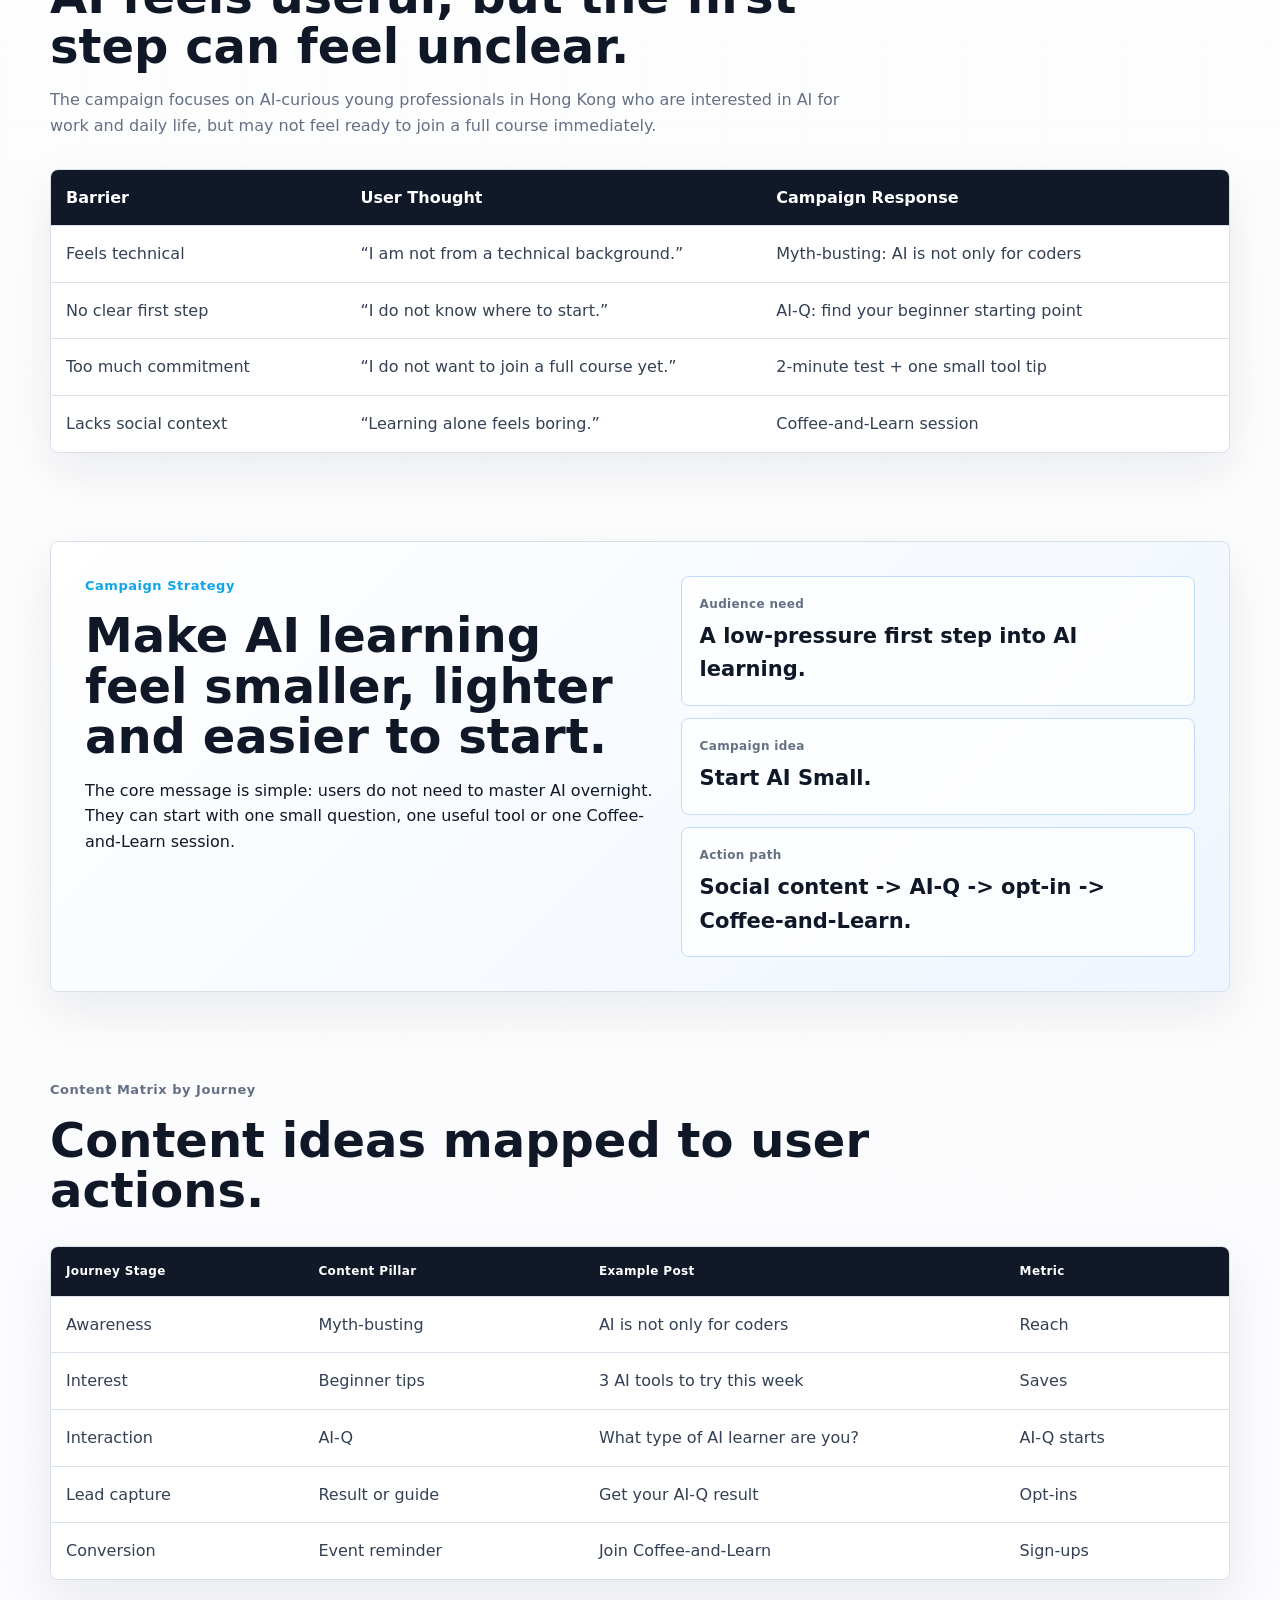
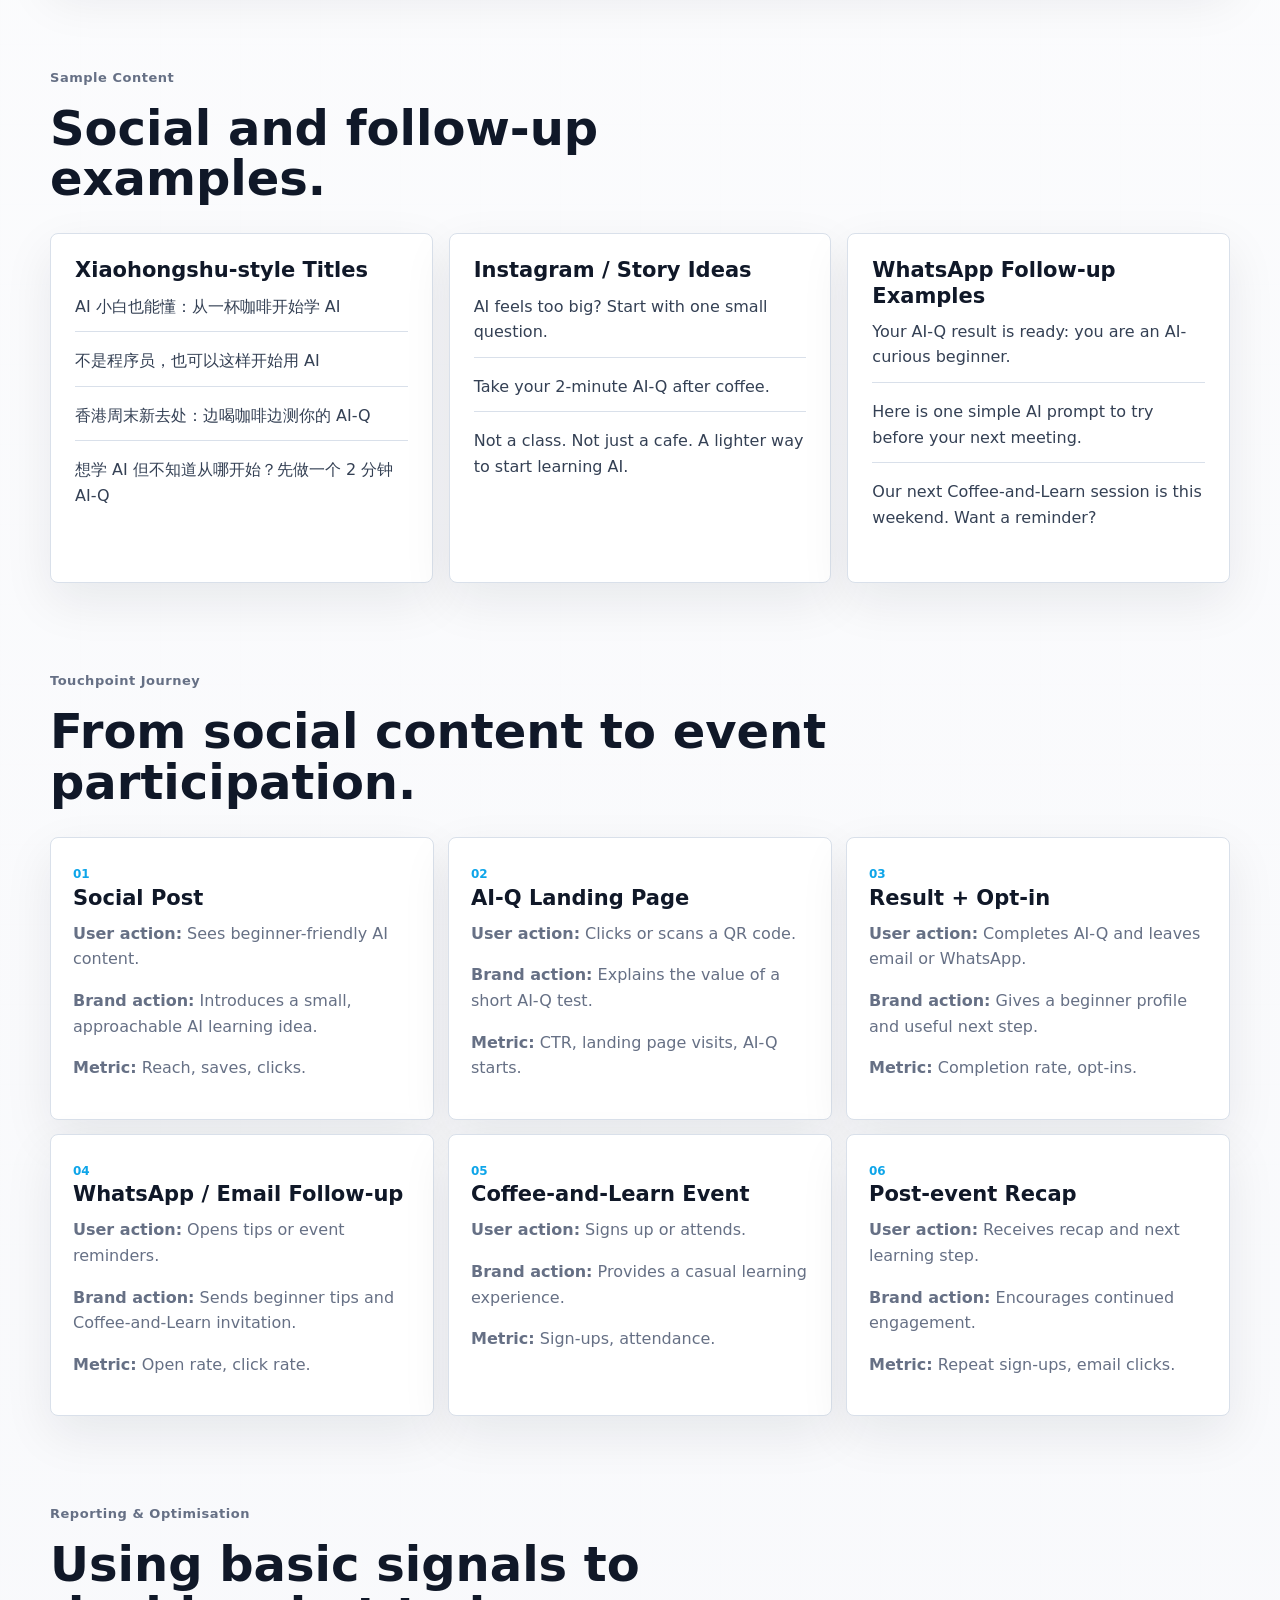
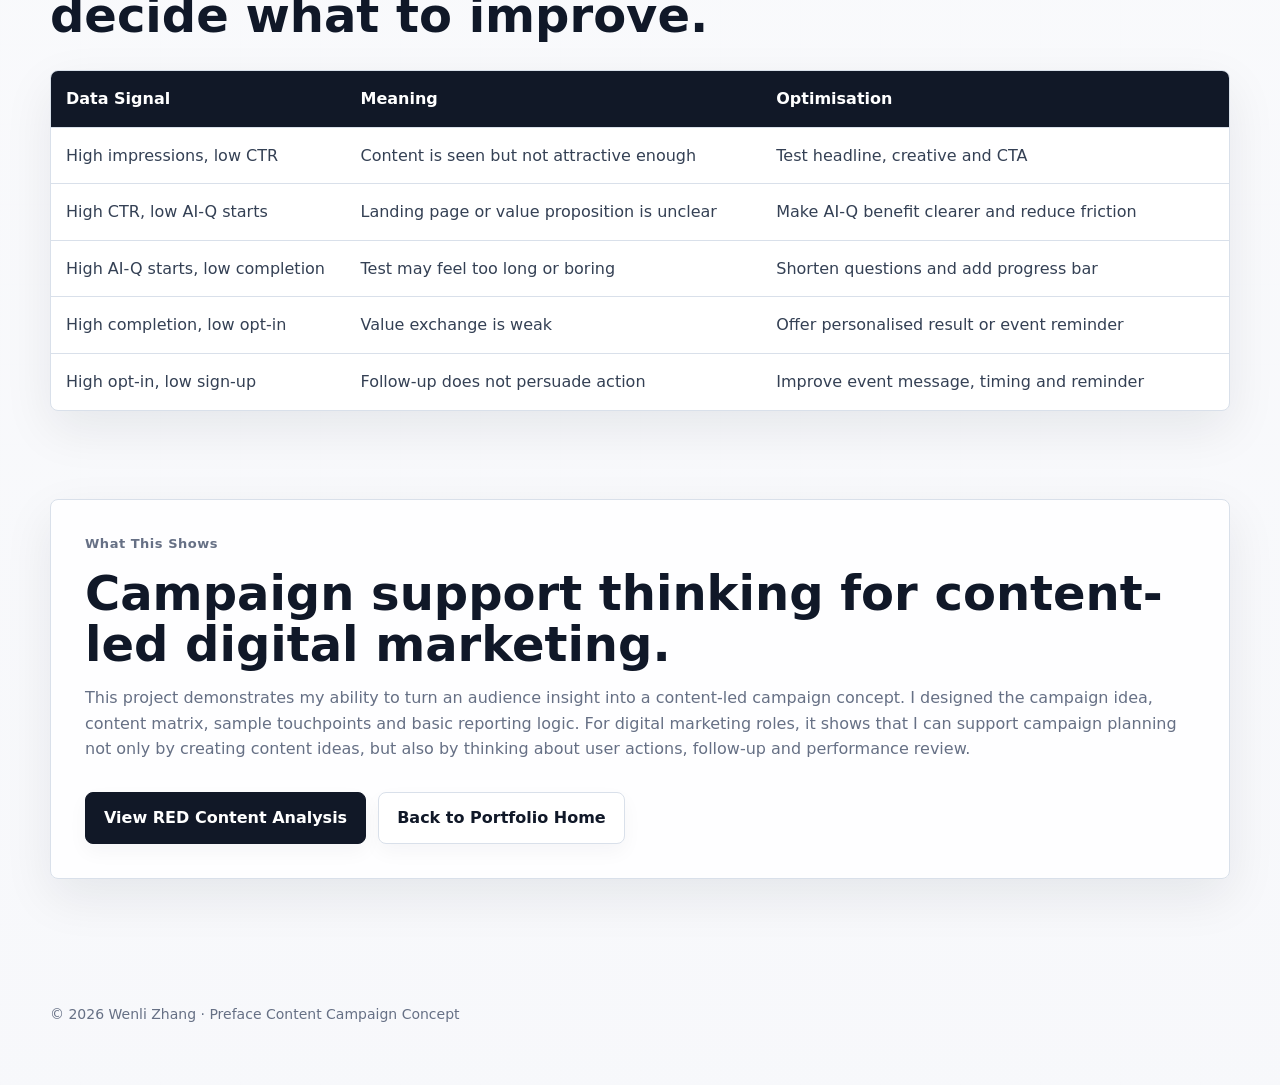
<file: portfolio-redesign/preface-case.html>
<!DOCTYPE html>
<html lang="en">
<head>
  <meta charset="UTF-8" />
  <meta name="viewport" content="width=device-width, initial-scale=1.0" />
  <title>Start AI Small | Preface Campaign Concept | Wenli Zhang</title>
  <link rel="stylesheet" href="style.css" />
</head>
<body>
  <header class="site-header">
    <nav class="nav">
      <a class="brand" href="index.html">Wenli Zhang</a>
      <div class="nav-links preface-nav">
        <a href="index.html">Home</a>
        <a href="#insight">Insight</a>
        <a href="#strategy">Strategy</a>
        <a href="#journey">Journey</a>
        <a href="#reporting">Reporting</a>
        <a href="xiaohongshu-case.html">RED Case</a>
      </div>
    </nav>
  </header>

  <main>
    <section class="case-hero blue-case">
      <p class="eyebrow">Content-led Campaign Concept</p>
      <h1>Start AI Small</h1>
      <p class="case-label">Preface Content Campaign Concept</p>
      <p class="hero-lead">
        A self-initiated portfolio case exploring how Preface could make AI learning feel lighter,
        more social and easier to start.
      </p>
      <p class="hero-support">
        This is a self-initiated portfolio case based on public-facing brand observation. It does
        not use internal brand data.
      </p>
    </section>

    <section class="section campaign-brief">
      <div class="section-heading compact">
        <p class="eyebrow">Campaign Brief</p>
        <h2>Start AI Small</h2>
      </div>
      <div class="brief-grid">
        <article><span>Campaign name</span><strong>Start AI Small</strong></article>
        <article><span>Audience</span><strong>AI-curious young professionals in Hong Kong</strong></article>
        <article><span>Insight</span><strong>They know AI is useful, but the first step feels technical, unclear and too much of a commitment.</strong></article>
        <article><span>Message</span><strong>You do not need to master AI overnight. Start with one small question, one useful tool or one Coffee-and-Learn session.</strong></article>
        <article><span>Action</span><strong>Take the 2-minute AI-Q test and get a beginner-friendly learning profile.</strong></article>
      </div>
    </section>

    <section class="section">
      <div class="case-detail-grid">
        <article class="detail-card blue-detail">
          <p class="eyebrow">My Role / What I Did</p>
          <p>
            I defined the audience insight, developed the campaign idea, planned content pillars,
            wrote sample touchpoints and mapped basic reporting logic.
          </p>
        </article>
        <article class="detail-card blue-detail">
          <p class="eyebrow">Outputs</p>
          <ul>
            <li>Campaign brief</li>
            <li>Audience barrier map</li>
            <li>Content matrix</li>
            <li>Social content samples</li>
            <li>Touchpoint journey</li>
            <li>Reporting and optimisation map</li>
          </ul>
        </article>
      </div>
    </section>

    <section class="section" id="insight">
      <div class="section-heading">
        <p class="eyebrow">Audience Insight</p>
        <h2>AI feels useful, but the first step can feel unclear.</h2>
        <p>
          The campaign focuses on AI-curious young professionals in Hong Kong who are interested
          in AI for work and daily life, but may not feel ready to join a full course immediately.
        </p>
      </div>

      <div class="barrier-map">
        <div class="map-row header"><span>Barrier</span><span>User Thought</span><span>Campaign Response</span></div>
        <div class="map-row"><span>Feels technical</span><span>“I am not from a technical background.”</span><span>Myth-busting: AI is not only for coders</span></div>
        <div class="map-row"><span>No clear first step</span><span>“I do not know where to start.”</span><span>AI-Q: find your beginner starting point</span></div>
        <div class="map-row"><span>Too much commitment</span><span>“I do not want to join a full course yet.”</span><span>2-minute test + one small tool tip</span></div>
        <div class="map-row"><span>Lacks social context</span><span>“Learning alone feels boring.”</span><span>Coffee-and-Learn session</span></div>
      </div>
    </section>

    <section class="section campaign-card" id="strategy">
      <div class="campaign-copy">
        <p class="eyebrow">Campaign Strategy</p>
        <h2>Make AI learning feel smaller, lighter and easier to start.</h2>
        <p>
          The core message is simple: users do not need to master AI overnight. They can start with
          one small question, one useful tool or one Coffee-and-Learn session.
        </p>
      </div>
      <div class="idea-stack">
        <div><span>Audience need</span><strong>A low-pressure first step into AI learning.</strong></div>
        <div><span>Campaign idea</span><strong>Start AI Small.</strong></div>
        <div><span>Action path</span><strong>Social content -> AI-Q -> opt-in -> Coffee-and-Learn.</strong></div>
      </div>
    </section>

    <section class="section">
      <div class="section-heading">
        <p class="eyebrow">Content Matrix by Journey</p>
        <h2>Content ideas mapped to user actions.</h2>
      </div>
      <div class="matrix-table campaign-matrix">
        <div class="matrix-row header">
          <span>Journey Stage</span><span>Content Pillar</span><span>Example Post</span><span>Metric</span>
        </div>
        <div class="matrix-row"><span>Awareness</span><span>Myth-busting</span><span>AI is not only for coders</span><span>Reach</span></div>
        <div class="matrix-row"><span>Interest</span><span>Beginner tips</span><span>3 AI tools to try this week</span><span>Saves</span></div>
        <div class="matrix-row"><span>Interaction</span><span>AI-Q</span><span>What type of AI learner are you?</span><span>AI-Q starts</span></div>
        <div class="matrix-row"><span>Lead capture</span><span>Result or guide</span><span>Get your AI-Q result</span><span>Opt-ins</span></div>
        <div class="matrix-row"><span>Conversion</span><span>Event reminder</span><span>Join Coffee-and-Learn</span><span>Sign-ups</span></div>
      </div>
    </section>

    <section class="section">
      <div class="section-heading compact">
        <p class="eyebrow">Sample Content</p>
        <h2>Social and follow-up examples.</h2>
      </div>
      <div class="sample-grid">
        <article>
          <h3>Xiaohongshu-style Titles</h3>
          <p>AI 小白也能懂：从一杯咖啡开始学 AI</p>
          <p>不是程序员，也可以这样开始用 AI</p>
          <p>香港周末新去处：边喝咖啡边测你的 AI-Q</p>
          <p>想学 AI 但不知道从哪开始？先做一个 2 分钟 AI-Q</p>
        </article>
        <article>
          <h3>Instagram / Story Ideas</h3>
          <p>AI feels too big? Start with one small question.</p>
          <p>Take your 2-minute AI-Q after coffee.</p>
          <p>Not a class. Not just a cafe. A lighter way to start learning AI.</p>
        </article>
        <article>
          <h3>WhatsApp Follow-up Examples</h3>
          <p>Your AI-Q result is ready: you are an AI-curious beginner.</p>
          <p>Here is one simple AI prompt to try before your next meeting.</p>
          <p>Our next Coffee-and-Learn session is this weekend. Want a reminder?</p>
        </article>
      </div>
    </section>

    <section class="section" id="journey">
      <div class="section-heading">
        <p class="eyebrow">Touchpoint Journey</p>
        <h2>From social content to event participation.</h2>
      </div>
      <div class="journey-detail">
        <article>
          <span>01</span>
          <h3>Social Post</h3>
          <p><strong>User action:</strong> Sees beginner-friendly AI content.</p>
          <p><strong>Brand action:</strong> Introduces a small, approachable AI learning idea.</p>
          <p><strong>Metric:</strong> Reach, saves, clicks.</p>
        </article>
        <article>
          <span>02</span>
          <h3>AI-Q Landing Page</h3>
          <p><strong>User action:</strong> Clicks or scans a QR code.</p>
          <p><strong>Brand action:</strong> Explains the value of a short AI-Q test.</p>
          <p><strong>Metric:</strong> CTR, landing page visits, AI-Q starts.</p>
        </article>
        <article>
          <span>03</span>
          <h3>Result + Opt-in</h3>
          <p><strong>User action:</strong> Completes AI-Q and leaves email or WhatsApp.</p>
          <p><strong>Brand action:</strong> Gives a beginner profile and useful next step.</p>
          <p><strong>Metric:</strong> Completion rate, opt-ins.</p>
        </article>
        <article>
          <span>04</span>
          <h3>WhatsApp / Email Follow-up</h3>
          <p><strong>User action:</strong> Opens tips or event reminders.</p>
          <p><strong>Brand action:</strong> Sends beginner tips and Coffee-and-Learn invitation.</p>
          <p><strong>Metric:</strong> Open rate, click rate.</p>
        </article>
        <article>
          <span>05</span>
          <h3>Coffee-and-Learn Event</h3>
          <p><strong>User action:</strong> Signs up or attends.</p>
          <p><strong>Brand action:</strong> Provides a casual learning experience.</p>
          <p><strong>Metric:</strong> Sign-ups, attendance.</p>
        </article>
        <article>
          <span>06</span>
          <h3>Post-event Recap</h3>
          <p><strong>User action:</strong> Receives recap and next learning step.</p>
          <p><strong>Brand action:</strong> Encourages continued engagement.</p>
          <p><strong>Metric:</strong> Repeat sign-ups, email clicks.</p>
        </article>
      </div>
    </section>

    <section class="section" id="reporting">
      <div class="section-heading compact">
        <p class="eyebrow">Reporting & Optimisation</p>
        <h2>Using basic signals to decide what to improve.</h2>
      </div>
      <div class="optimisation-map">
        <div class="map-row header"><span>Data Signal</span><span>Meaning</span><span>Optimisation</span></div>
        <div class="map-row"><span>High impressions, low CTR</span><span>Content is seen but not attractive enough</span><span>Test headline, creative and CTA</span></div>
        <div class="map-row"><span>High CTR, low AI-Q starts</span><span>Landing page or value proposition is unclear</span><span>Make AI-Q benefit clearer and reduce friction</span></div>
        <div class="map-row"><span>High AI-Q starts, low completion</span><span>Test may feel too long or boring</span><span>Shorten questions and add progress bar</span></div>
        <div class="map-row"><span>High completion, low opt-in</span><span>Value exchange is weak</span><span>Offer personalised result or event reminder</span></div>
        <div class="map-row"><span>High opt-in, low sign-up</span><span>Follow-up does not persuade action</span><span>Improve event message, timing and reminder</span></div>
      </div>
    </section>

    <section class="section closing-panel">
      <p class="eyebrow">What This Shows</p>
      <h2>Campaign support thinking for content-led digital marketing.</h2>
      <p>
        This project demonstrates my ability to turn an audience insight into a content-led campaign
        concept. I designed the campaign idea, content matrix, sample touchpoints and basic reporting
        logic. For digital marketing roles, it shows that I can support campaign planning not only by
        creating content ideas, but also by thinking about user actions, follow-up and performance review.
      </p>
      <div class="hero-actions">
        <a class="btn primary" href="xiaohongshu-case.html">View RED Content Analysis</a>
        <a class="btn" href="index.html">Back to Portfolio Home</a>
      </div>
    </section>
  </main>

  <footer class="footer">© 2026 Wenli Zhang · Preface Content Campaign Concept</footer>
</body>
</html>
</file>
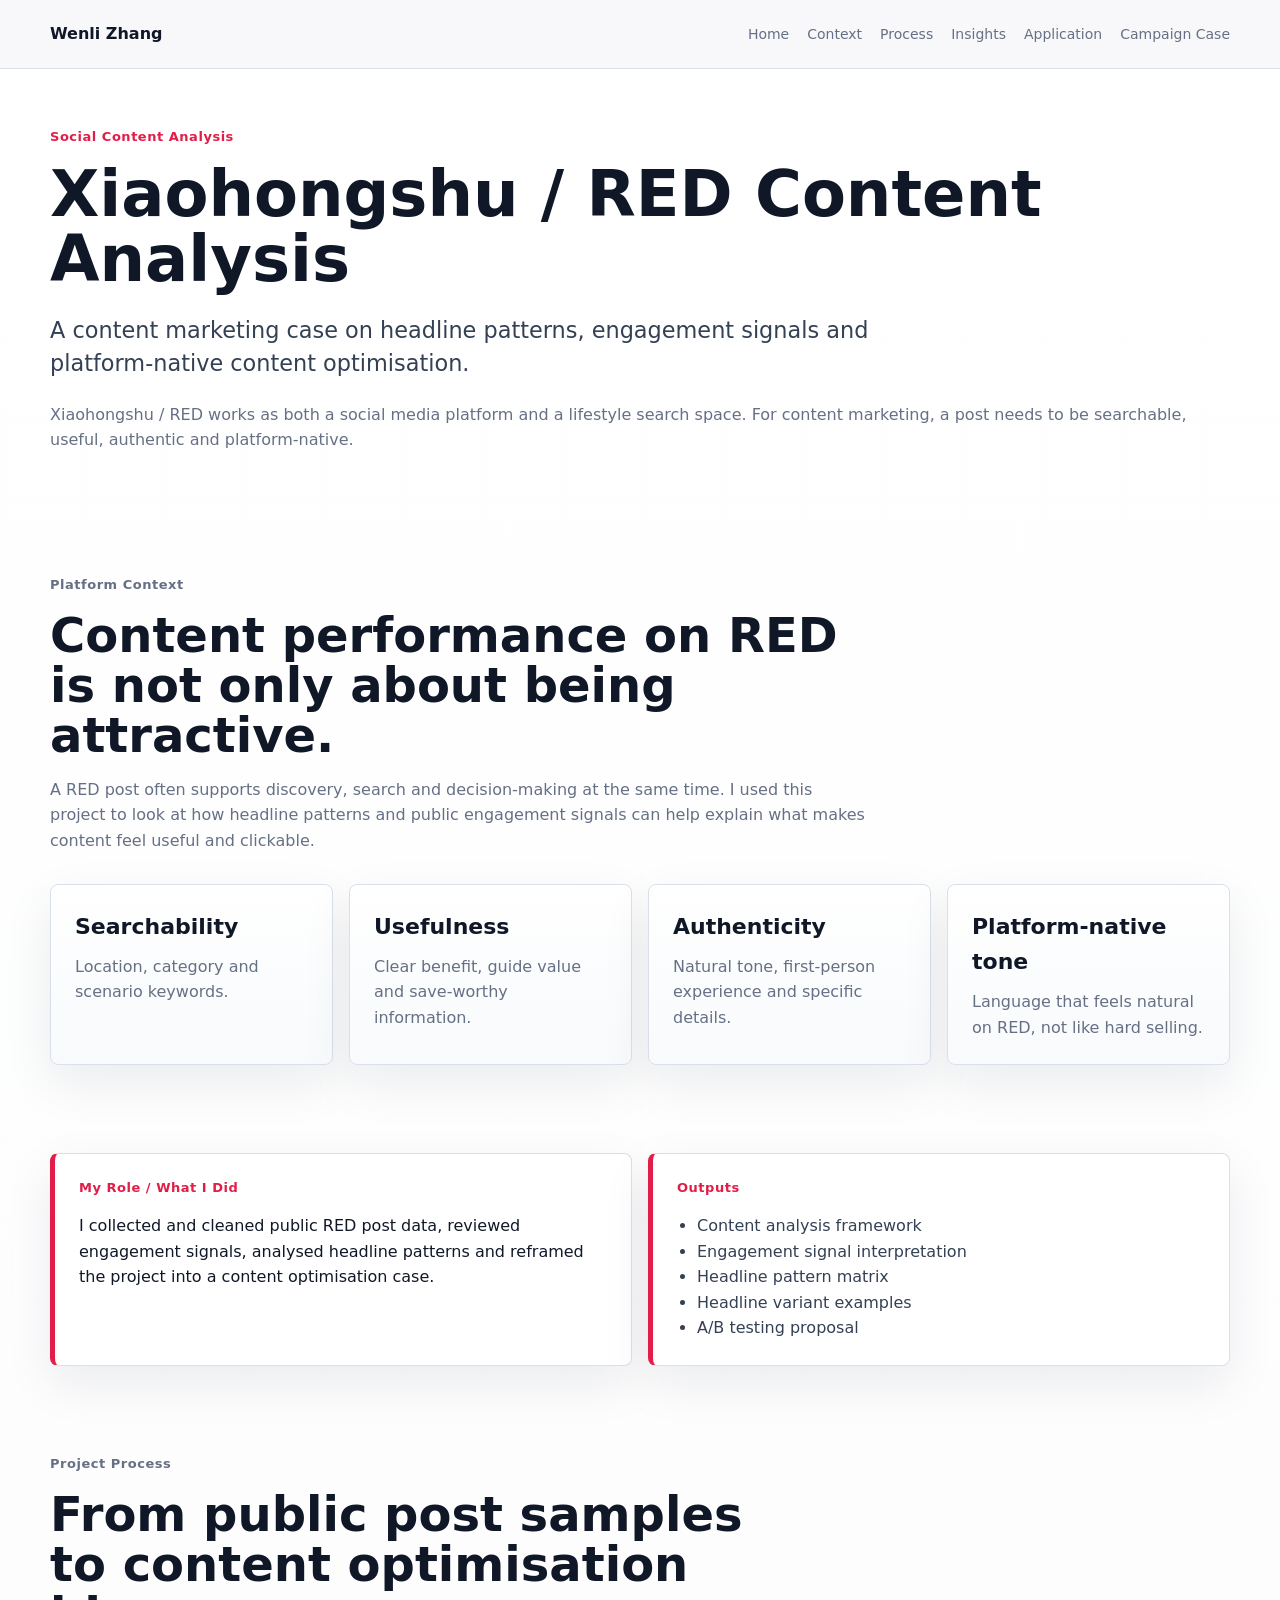
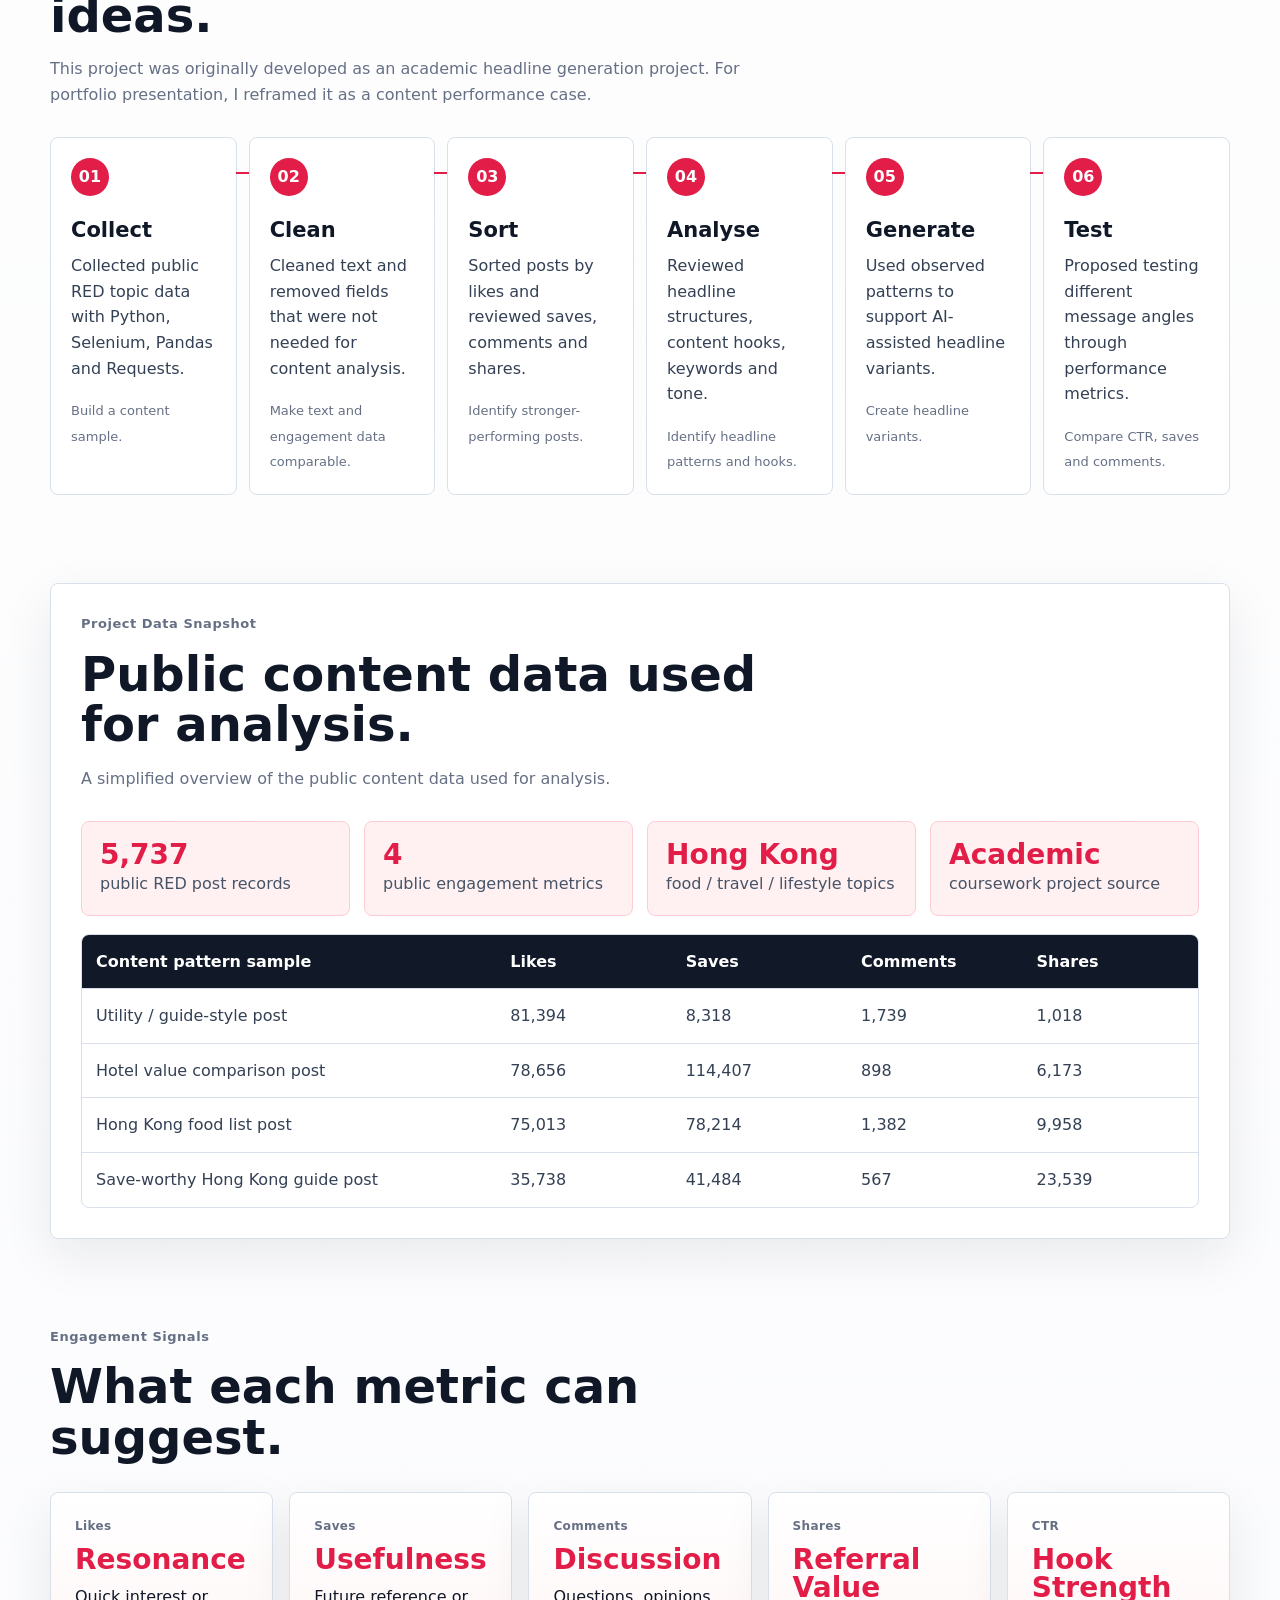
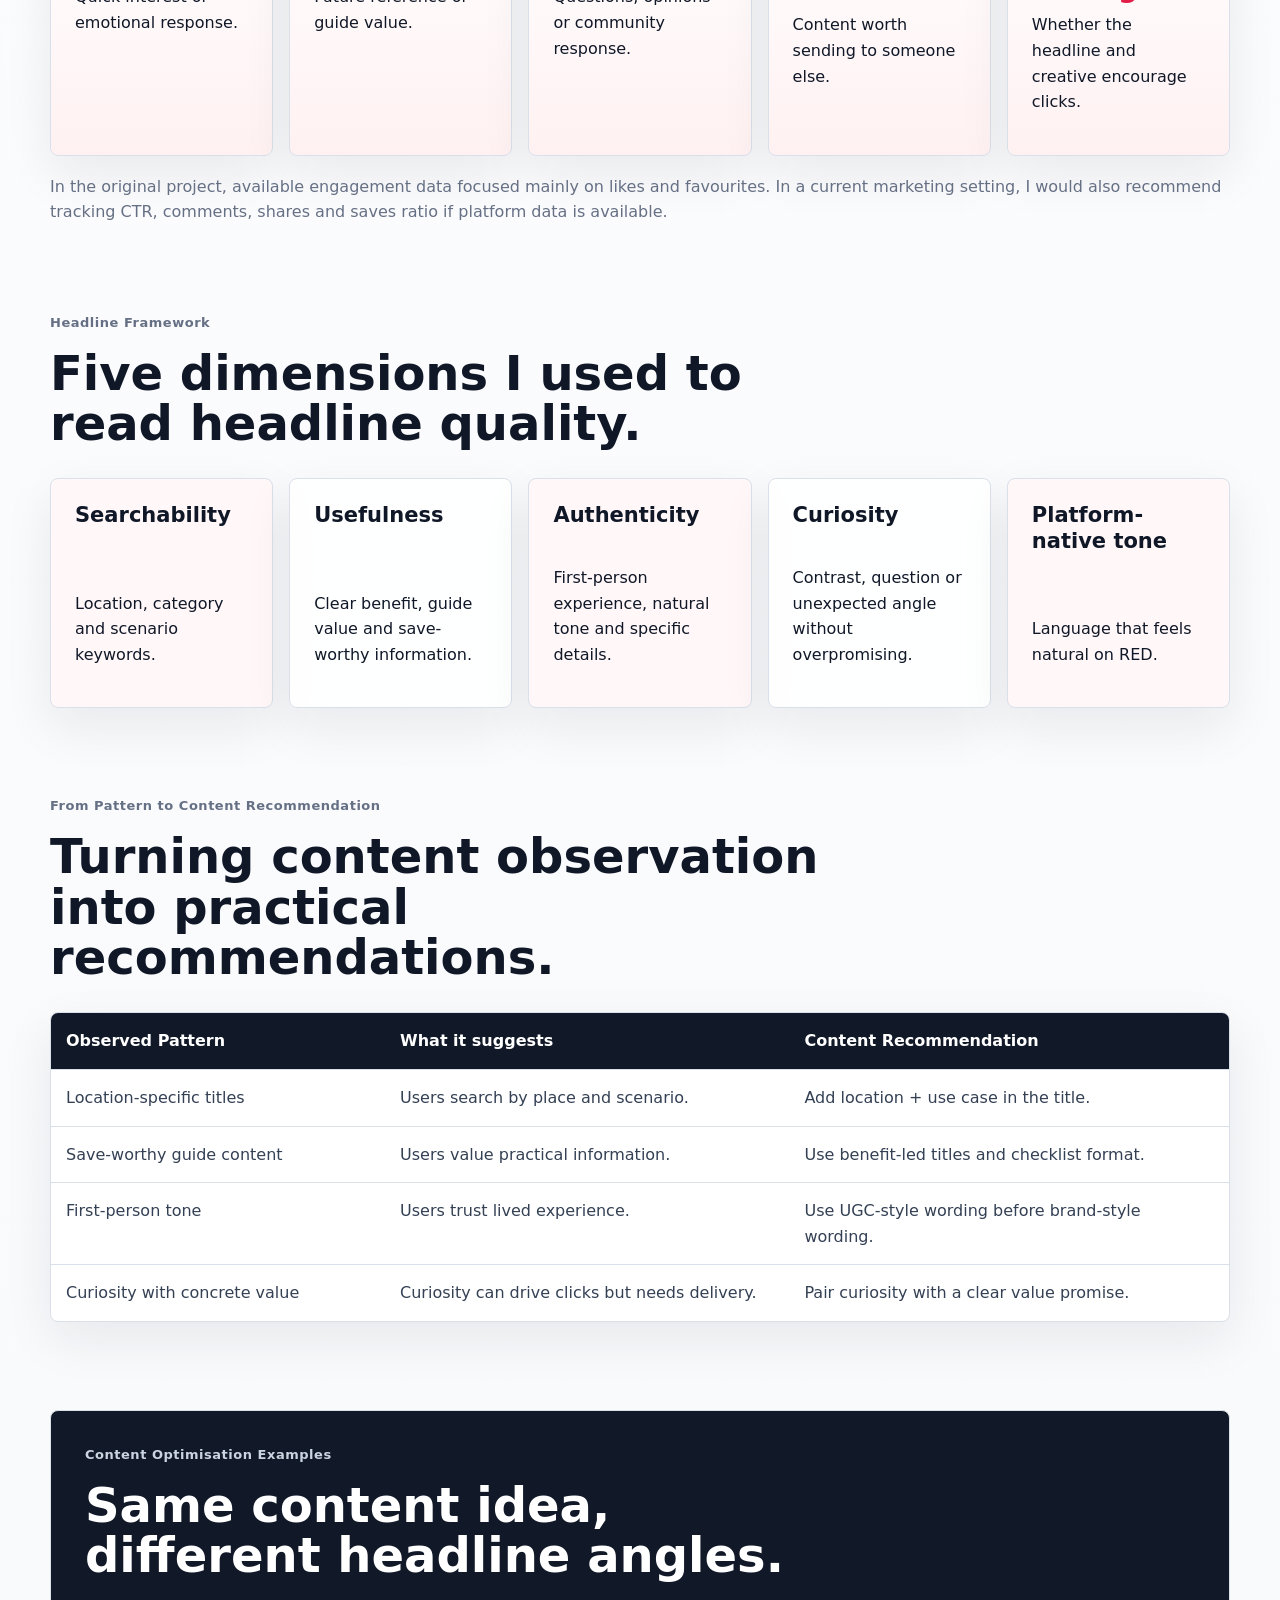
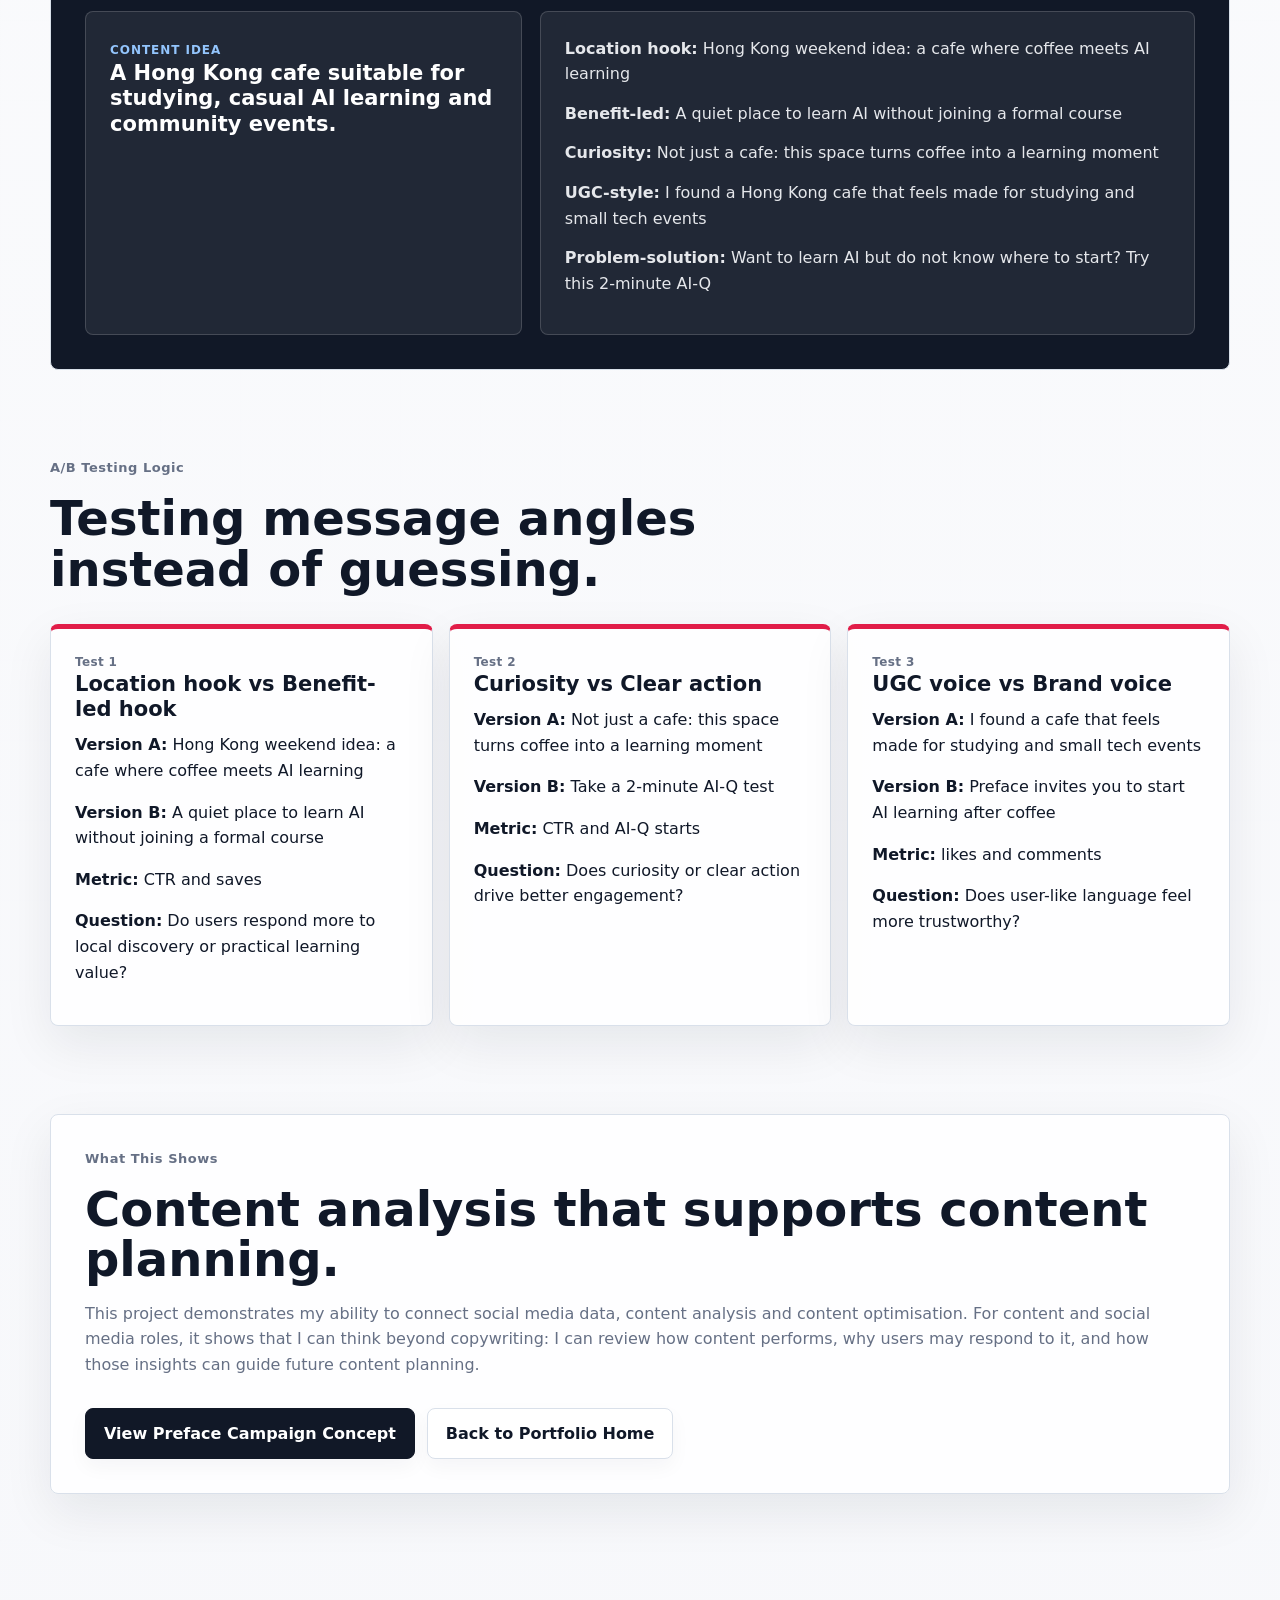
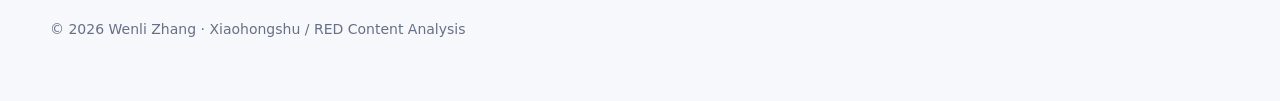
<file: portfolio-redesign/xiaohongshu-case.html>
<!DOCTYPE html>
<html lang="en">
<head>
  <meta charset="UTF-8" />
  <meta name="viewport" content="width=device-width, initial-scale=1.0" />
  <title>Xiaohongshu / RED Content Analysis | Wenli Zhang</title>
  <link rel="stylesheet" href="style.css" />
</head>
<body>
  <header class="site-header">
    <nav class="nav">
      <a class="brand" href="index.html">Wenli Zhang</a>
      <div class="nav-links red-nav">
        <a href="index.html">Home</a>
        <a href="#context">Context</a>
        <a href="#process">Process</a>
        <a href="#insights">Insights</a>
        <a href="#application">Application</a>
        <a href="preface-case.html">Campaign Case</a>
      </div>
    </nav>
  </header>

  <main>
    <section class="case-hero red-case">
      <p class="eyebrow">Social Content Analysis</p>
      <h1>Xiaohongshu / RED Content Analysis</h1>
      <p class="hero-lead">
        A content marketing case on headline patterns, engagement signals and platform-native content optimisation.
      </p>
      <p class="hero-support">
        Xiaohongshu / RED works as both a social media platform and a lifestyle search space.
        For content marketing, a post needs to be searchable, useful, authentic and platform-native.
      </p>
    </section>

    <section class="section" id="context">
      <div class="section-heading">
        <p class="eyebrow">Platform Context</p>
        <h2>Content performance on RED is not only about being attractive.</h2>
        <p>
          A RED post often supports discovery, search and decision-making at the same time. I used
          this project to look at how headline patterns and public engagement signals can help explain
          what makes content feel useful and clickable.
        </p>
      </div>
      <div class="triangle-grid four">
        <article><strong>Searchability</strong><span>Location, category and scenario keywords.</span></article>
        <article><strong>Usefulness</strong><span>Clear benefit, guide value and save-worthy information.</span></article>
        <article><strong>Authenticity</strong><span>Natural tone, first-person experience and specific details.</span></article>
        <article><strong>Platform-native tone</strong><span>Language that feels natural on RED, not like hard selling.</span></article>
      </div>
    </section>

    <section class="section">
      <div class="case-detail-grid">
        <article class="detail-card">
          <p class="eyebrow">My Role / What I Did</p>
          <p>
            I collected and cleaned public RED post data, reviewed engagement signals, analysed
            headline patterns and reframed the project into a content optimisation case.
          </p>
        </article>
        <article class="detail-card">
          <p class="eyebrow">Outputs</p>
          <ul>
            <li>Content analysis framework</li>
            <li>Engagement signal interpretation</li>
            <li>Headline pattern matrix</li>
            <li>Headline variant examples</li>
            <li>A/B testing proposal</li>
          </ul>
        </article>
      </div>
    </section>

    <section class="section" id="process">
      <div class="section-heading compact">
        <p class="eyebrow">Project Process</p>
        <h2>From public post samples to content optimisation ideas.</h2>
        <p>
          This project was originally developed as an academic headline generation project. For portfolio
          presentation, I reframed it as a content performance case.
        </p>
      </div>
      <div class="process-rail">
        <article>
          <span>01</span>
          <h3>Collect</h3>
          <p>Collected public RED topic data with Python, Selenium, Pandas and Requests.</p>
          <em>Build a content sample.</em>
        </article>
        <article>
          <span>02</span>
          <h3>Clean</h3>
          <p>Cleaned text and removed fields that were not needed for content analysis.</p>
          <em>Make text and engagement data comparable.</em>
        </article>
        <article>
          <span>03</span>
          <h3>Sort</h3>
          <p>Sorted posts by likes and reviewed saves, comments and shares.</p>
          <em>Identify stronger-performing posts.</em>
        </article>
        <article>
          <span>04</span>
          <h3>Analyse</h3>
          <p>Reviewed headline structures, content hooks, keywords and tone.</p>
          <em>Identify headline patterns and hooks.</em>
        </article>
        <article>
          <span>05</span>
          <h3>Generate</h3>
          <p>Used observed patterns to support AI-assisted headline variants.</p>
          <em>Create headline variants.</em>
        </article>
        <article>
          <span>06</span>
          <h3>Test</h3>
          <p>Proposed testing different message angles through performance metrics.</p>
          <em>Compare CTR, saves and comments.</em>
        </article>
      </div>
    </section>

    <section class="section data-section">
      <div class="section-heading compact">
        <p class="eyebrow">Project Data Snapshot</p>
        <h2>Public content data used for analysis.</h2>
        <p>A simplified overview of the public content data used for analysis.</p>
      </div>
      <div class="data-board">
        <div class="data-stat"><strong>5,737</strong><span>public RED post records</span></div>
        <div class="data-stat"><strong>4</strong><span>public engagement metrics</span></div>
        <div class="data-stat"><strong>Hong Kong</strong><span>food / travel / lifestyle topics</span></div>
        <div class="data-stat"><strong>Academic</strong><span>coursework project source</span></div>
      </div>
      <div class="sample-table">
        <div class="sample-row header"><span>Content pattern sample</span><span>Likes</span><span>Saves</span><span>Comments</span><span>Shares</span></div>
        <div class="sample-row"><span>Utility / guide-style post</span><span>81,394</span><span>8,318</span><span>1,739</span><span>1,018</span></div>
        <div class="sample-row"><span>Hotel value comparison post</span><span>78,656</span><span>114,407</span><span>898</span><span>6,173</span></div>
        <div class="sample-row"><span>Hong Kong food list post</span><span>75,013</span><span>78,214</span><span>1,382</span><span>9,958</span></div>
        <div class="sample-row"><span>Save-worthy Hong Kong guide post</span><span>35,738</span><span>41,484</span><span>567</span><span>23,539</span></div>
      </div>
    </section>

    <section class="section" id="insights">
      <div class="section-heading compact">
        <p class="eyebrow">Engagement Signals</p>
        <h2>What each metric can suggest.</h2>
      </div>
      <div class="signal-grid five">
        <article><span>Likes</span><strong>Resonance</strong><p>Quick interest or emotional response.</p></article>
        <article><span>Saves</span><strong>Usefulness</strong><p>Future reference or guide value.</p></article>
        <article><span>Comments</span><strong>Discussion</strong><p>Questions, opinions or community response.</p></article>
        <article><span>Shares</span><strong>Referral Value</strong><p>Content worth sending to someone else.</p></article>
        <article><span>CTR</span><strong>Hook Strength</strong><p>Whether the headline and creative encourage clicks.</p></article>
      </div>
      <p class="source-note">
        In the original project, available engagement data focused mainly on likes and favourites.
        In a current marketing setting, I would also recommend tracking CTR, comments, shares and
        saves ratio if platform data is available.
      </p>
    </section>

    <section class="section">
      <div class="section-heading">
        <p class="eyebrow">Headline Framework</p>
        <h2>Five dimensions I used to read headline quality.</h2>
      </div>
      <div class="pattern-grid framework-grid">
        <article><h3>Searchability</h3><p>Location, category and scenario keywords.</p></article>
        <article><h3>Usefulness</h3><p>Clear benefit, guide value and save-worthy information.</p></article>
        <article><h3>Authenticity</h3><p>First-person experience, natural tone and specific details.</p></article>
        <article><h3>Curiosity</h3><p>Contrast, question or unexpected angle without overpromising.</p></article>
        <article><h3>Platform-native tone</h3><p>Language that feels natural on RED.</p></article>
      </div>
    </section>

    <section class="section">
      <div class="section-heading">
        <p class="eyebrow">From Pattern to Content Recommendation</p>
        <h2>Turning content observation into practical recommendations.</h2>
      </div>
      <div class="recommendation-table">
        <div class="recommendation-row header">
          <span>Observed Pattern</span><span>What it suggests</span><span>Content Recommendation</span>
        </div>
        <div class="recommendation-row">
          <span>Location-specific titles</span><span>Users search by place and scenario.</span><span>Add location + use case in the title.</span>
        </div>
        <div class="recommendation-row">
          <span>Save-worthy guide content</span><span>Users value practical information.</span><span>Use benefit-led titles and checklist format.</span>
        </div>
        <div class="recommendation-row">
          <span>First-person tone</span><span>Users trust lived experience.</span><span>Use UGC-style wording before brand-style wording.</span>
        </div>
        <div class="recommendation-row">
          <span>Curiosity with concrete value</span><span>Curiosity can drive clicks but needs delivery.</span><span>Pair curiosity with a clear value promise.</span>
        </div>
      </div>
    </section>

    <section class="section application-block" id="application">
      <div class="section-heading compact">
        <p class="eyebrow">Content Optimisation Examples</p>
        <h2>Same content idea, different headline angles.</h2>
      </div>
      <div class="angle-board">
        <article>
          <span>Content idea</span>
          <h3>A Hong Kong cafe suitable for studying, casual AI learning and community events.</h3>
        </article>
        <div class="angle-list">
          <p><strong>Location hook:</strong> Hong Kong weekend idea: a cafe where coffee meets AI learning</p>
          <p><strong>Benefit-led:</strong> A quiet place to learn AI without joining a formal course</p>
          <p><strong>Curiosity:</strong> Not just a cafe: this space turns coffee into a learning moment</p>
          <p><strong>UGC-style:</strong> I found a Hong Kong cafe that feels made for studying and small tech events</p>
          <p><strong>Problem-solution:</strong> Want to learn AI but do not know where to start? Try this 2-minute AI-Q</p>
        </div>
      </div>
    </section>

    <section class="section">
      <div class="section-heading compact">
        <p class="eyebrow">A/B Testing Logic</p>
        <h2>Testing message angles instead of guessing.</h2>
      </div>
      <div class="test-grid">
        <article>
          <span>Test 1</span>
          <h3>Location hook vs Benefit-led hook</h3>
          <p><strong>Version A:</strong> Hong Kong weekend idea: a cafe where coffee meets AI learning</p>
          <p><strong>Version B:</strong> A quiet place to learn AI without joining a formal course</p>
          <p><strong>Metric:</strong> CTR and saves</p>
          <p><strong>Question:</strong> Do users respond more to local discovery or practical learning value?</p>
        </article>
        <article>
          <span>Test 2</span>
          <h3>Curiosity vs Clear action</h3>
          <p><strong>Version A:</strong> Not just a cafe: this space turns coffee into a learning moment</p>
          <p><strong>Version B:</strong> Take a 2-minute AI-Q test</p>
          <p><strong>Metric:</strong> CTR and AI-Q starts</p>
          <p><strong>Question:</strong> Does curiosity or clear action drive better engagement?</p>
        </article>
        <article>
          <span>Test 3</span>
          <h3>UGC voice vs Brand voice</h3>
          <p><strong>Version A:</strong> I found a cafe that feels made for studying and small tech events</p>
          <p><strong>Version B:</strong> Preface invites you to start AI learning after coffee</p>
          <p><strong>Metric:</strong> likes and comments</p>
          <p><strong>Question:</strong> Does user-like language feel more trustworthy?</p>
        </article>
      </div>
    </section>

    <section class="section closing-panel">
      <p class="eyebrow">What This Shows</p>
      <h2>Content analysis that supports content planning.</h2>
      <p>
        This project demonstrates my ability to connect social media data, content analysis and
        content optimisation. For content and social media roles, it shows that I can think beyond
        copywriting: I can review how content performs, why users may respond to it, and how those
        insights can guide future content planning.
      </p>
      <div class="hero-actions">
        <a class="btn primary" href="preface-case.html">View Preface Campaign Concept</a>
        <a class="btn" href="index.html">Back to Portfolio Home</a>
      </div>
    </section>
  </main>

  <footer class="footer">© 2026 Wenli Zhang · Xiaohongshu / RED Content Analysis</footer>
</body>
</html>
</file>
<file: style.css>
:root {
  --warm: #F6F1E8;
  --paper: #FFFDF7;
  --forest: #20382E;
  --green: #2F5A43;
  --sage: #DCE8D8;
  --light: #EEF5EA;
  --wood: #B9825B;
  --clay: #E8D6C4;
  --grey: #647168;
  --border: #D7CCBA;
  --blue: #3D6BFF;
  --lime: #DFF86A;
  --shadow: 0 24px 80px rgba(32, 56, 46, .10);
}
* { box-sizing: border-box; }
html { scroll-behavior: smooth; }
body { margin: 0; font-family: Inter, "Noto Sans TC", system-ui, -apple-system, sans-serif; color: var(--forest); background: var(--warm); line-height: 1.65; }
a { color: inherit; }
img { max-width: 100%; display: block; }
.skip-link { position: absolute; left: -999px; top: 12px; background: var(--forest); color: var(--paper); padding: 10px 14px; z-index: 10; }
.skip-link:focus { left: 12px; }
.site-header { position: sticky; top: 0; z-index: 5; display: flex; align-items: center; justify-content: space-between; gap: 24px; padding: 18px clamp(20px, 4vw, 56px); background: rgba(246,241,232,.88); backdrop-filter: blur(18px); border-bottom: 1px solid rgba(215,204,186,.7); }
.brand { text-decoration: none; display: grid; gap: 0; line-height: 1.1; }
.brand strong { font-size: 18px; letter-spacing: 0; }
.brand span { font-size: 12px; color: var(--grey); }
.nav { display: flex; flex-wrap: wrap; gap: 10px; align-items: center; font-size: 13px; font-weight: 700; }
.nav a { text-decoration: none; padding: 8px 10px; border-radius: 999px; color: var(--grey); }
.nav a[aria-current="page"], .nav a:hover { color: var(--forest); background: var(--sage); }
.shell { width: min(1180px, calc(100% - 40px)); margin: 0 auto; }
.narrow { width: min(860px, calc(100% - 40px)); }
.hero { min-height: calc(100vh - 72px); display: flex; align-items: center; padding: 64px 0; }
.hero-grid { display: grid; grid-template-columns: minmax(0, .92fr) minmax(400px, 1.08fr); gap: 64px; align-items: center; }
h1, h2, h3, p { margin-top: 0; }
h1 { font-size: clamp(48px, 6.4vw, 86px); line-height: .95; letter-spacing: 0; margin-bottom: 24px; }
.hero h1 { white-space: nowrap; }
.project-hero h1 { font-size: clamp(40px, 4.8vw, 66px); line-height: 1; }
h2 { font-size: clamp(28px, 3.2vw, 46px); line-height: 1.05; margin-bottom: 24px; letter-spacing: 0; }
h3 { font-size: 21px; line-height: 1.2; margin-bottom: 12px; }
p, li { color: var(--grey); font-size: 17px; }
.lead, .hero-title { font-size: clamp(19px, 1.8vw, 25px); color: var(--green); line-height: 1.38; font-weight: 700; }
.hero-copy .lead { font-size: clamp(18px, 1.55vw, 22px); font-weight: 650; color: var(--green); }
.hero-copy p { max-width: 680px; }
.actions { display: flex; flex-wrap: wrap; gap: 14px; margin-top: 34px; }
.btn { display: inline-flex; align-items: center; justify-content: center; min-height: 44px; padding: 12px 18px; border-radius: 999px; border: 1px solid var(--border); text-decoration: none; font-weight: 800; color: var(--forest); background: var(--paper); }
.btn.primary { background: var(--forest); color: var(--paper); border-color: var(--forest); }
.btn.small { min-height: 38px; padding: 9px 14px; font-size: 13px; }
.btn.muted { color: var(--grey); background: var(--light); }
.hero-board { border-radius: 36px; padding: 14px; background: var(--paper); box-shadow: var(--shadow); border: 1px solid var(--border); overflow: hidden; transition: transform .25s ease, box-shadow .25s ease; transform-style: preserve-3d; }
.hero-board:hover { box-shadow: 0 34px 100px rgba(32,56,46,.16); }
.hero-board img { border-radius: 28px; border: 0; margin-top: 0; }
.board-card { border-radius: 28px; background: var(--forest); color: var(--paper); padding: 30px; }
.board-card span { display: block; color: var(--sage); font-weight: 800; font-size: 13px; margin-bottom: 20px; }
.board-card strong { font-size: 32px; line-height: 1.1; display: block; }
.board-row { display: grid; grid-template-columns: repeat(3, 1fr); gap: 10px; margin-top: 12px; }
.chips { display: flex; flex-wrap: wrap; gap: 8px; align-content: flex-start; }
.chips span, .board-row span, .compact-list span, .kpi-strip span { border: 1px solid var(--border); background: var(--light); border-radius: 999px; padding: 8px 11px; font-size: 12px; font-weight: 800; color: var(--green); line-height: 1.2; }
.tool-tags span { border-radius: 12px; }
.section { padding: 82px 0; }
.section.alt { background: var(--paper); border-top: 1px solid var(--border); border-bottom: 1px solid var(--border); }
.section-head { margin-bottom: 30px; }
.skill-grid, .project-grid, .source-grid, .pillar-grid { display: grid; gap: 18px; }
.skill-grid { grid-template-columns: repeat(4, 1fr); align-items: stretch; }
.skill-grid .card { min-height: 210px; }
.skill-grid .card:nth-child(-n+2) { min-height: 248px; border-color: rgba(47,90,67,.35); }
.skill-grid .card:nth-child(n+3) { box-shadow: none; }
.card, .source-grid article, .pillar-grid article { background: var(--paper); border: 1px solid var(--border); border-radius: 18px; padding: 24px; box-shadow: 0 14px 40px rgba(32,56,46,.06); }
.alt .card, .alt .source-grid article, .alt .pillar-grid article { background: var(--warm); }
.project-grid { grid-template-columns: repeat(3, 1fr); }
.project-card { background: var(--paper); border: 1px solid var(--border); border-radius: 24px; overflow: hidden; box-shadow: var(--shadow); transition: transform .22s ease, box-shadow .22s ease; }
.project-card:hover { transform: translateY(-6px); box-shadow: 0 28px 90px rgba(32,56,46,.16); }
.project-card img { width: 100%; aspect-ratio: 1.58 / 1; object-fit: cover; border-bottom: 1px solid var(--border); }
.project-media { position: relative; min-height: 250px; overflow: hidden; border-bottom: 1px solid var(--border); background: var(--light); }
.project-media img { width: 100%; height: 100%; min-height: 250px; aspect-ratio: 1.58 / 1; object-fit: cover; border: 0; }
.project-media span { position: absolute; left: 18px; bottom: 18px; max-width: calc(100% - 36px); padding: 10px 12px; border-radius: 999px; background: rgba(255,253,247,.92); color: var(--green); font-size: 12px; font-weight: 900; }
.xhs-media, .sentiment-media { display: grid; place-items: center; padding: 22px; background: linear-gradient(135deg, var(--paper), var(--sage)); }
.xhs-media { grid-template-columns: 1fr; gap: 14px; }
.xhs-browser-card { position: relative; width: 100%; height: 212px; padding: 10px; border: 1px solid var(--border); border-radius: 20px; background: var(--paper); box-shadow: 0 16px 48px rgba(32,56,46,.10); overflow: hidden; }
.xhs-browser-card img { width: 100%; height: 100%; min-height: 0; aspect-ratio: auto; object-fit: cover; object-position: left top; border-radius: 14px; border: 0; }
.xhs-overlay-tags { position: absolute; left: 18px; right: 18px; bottom: 16px; display: flex; flex-wrap: wrap; gap: 7px; }
.xhs-overlay-tags span { position: static; max-width: none; padding: 7px 9px; border-radius: 999px; background: rgba(255,253,247,.94); color: var(--green); font-size: 11px; font-weight: 900; }
.xhs-logo-preview { width: 100%; height: 210px; object-fit: cover; object-position: center 26%; border: 1px solid var(--border); border-radius: 18px; background: var(--paper); }
.xhs-headline-preview { display: grid; gap: 8px; width: 100%; }
.xhs-headline-preview strong { display: block; padding: 10px 12px; border: 1px solid var(--border); border-radius: 14px; background: rgba(255,253,247,.94); color: var(--forest); font-family: "Noto Sans TC", Inter, sans-serif; font-size: 13px; line-height: 1.25; }
.preview-table { width: 100%; display: grid; grid-template-columns: 1fr 1fr; gap: 8px; padding: 18px; border: 1px solid var(--border); border-radius: 18px; background: rgba(255,253,247,.85); }
.preview-table span { position: static; max-width: none; background: var(--forest); color: var(--paper); border-radius: 12px; }
.preview-table strong, .preview-table em { padding: 9px 10px; border-radius: 10px; background: var(--paper); color: var(--forest); font-size: 12px; font-style: normal; }
.preview-table em { color: var(--green); background: var(--light); }
.theme-cluster { width: 100%; min-height: 210px; display: grid; align-content: center; gap: 14px; padding: 26px; border: 1px solid var(--border); border-radius: 20px; background: var(--paper); }
.theme-cluster span { position: static; width: fit-content; background: var(--sage); }
.theme-cluster strong { font-size: 30px; line-height: 1.05; }
.theme-cluster em { color: var(--grey); font-style: normal; font-weight: 700; }
.project-body { padding: 24px; }
.key-areas { font-size: 14px; font-weight: 700; color: var(--green); }
.support-label { display: inline-flex; width: fit-content; margin-bottom: 14px; padding: 7px 10px; border-radius: 999px; background: var(--sage); color: var(--green); font-size: 12px; font-weight: 900; }
.project-placeholder { min-height: 270px; padding: 28px; background: linear-gradient(135deg, var(--sage), var(--lime)); display: flex; flex-direction: column; justify-content: flex-end; }
.project-placeholder span { color: var(--green); font-weight: 800; }
.project-placeholder strong { font-size: 28px; line-height: 1.05; }
.task-strip-section { padding: 0 0 74px; }
.task-strip { display: flex; align-items: center; justify-content: space-between; gap: 24px; padding: 22px 26px; border-top: 1px solid var(--border); border-bottom: 1px solid var(--border); }
.task-strip h2 { font-size: 18px; margin: 0; white-space: nowrap; }
.contact-grid { display: grid; grid-template-columns: repeat(4, 1fr); gap: 16px; }
.contact-grid a { background: var(--forest); color: var(--paper); text-decoration: none; padding: 24px; border-radius: 18px; overflow-wrap: anywhere; }
.contact-grid span { display: block; color: var(--sage); font-size: 13px; font-weight: 800; margin-bottom: 10px; }
.project-hero { padding: 110px 0 72px; background: var(--sage); border-bottom: 1px solid var(--border); }
.project-hero.clay { background: var(--clay); }
.note, figcaption, .section-copy { color: var(--grey); font-size: 14px; }
blockquote { margin: 0; padding: 30px; border-left: 6px solid var(--wood); background: var(--paper); font-size: clamp(24px, 3vw, 40px); line-height: 1.2; font-weight: 900; border-radius: 0 18px 18px 0; }
.compact-list, .kpi-strip { display: flex; flex-wrap: wrap; gap: 10px; }
.source-grid { grid-template-columns: repeat(5, 1fr); }
.compact-sources { grid-template-columns: repeat(4, 1fr); }
.split { display: grid; grid-template-columns: minmax(0, .86fr) minmax(420px, 1.14fr); gap: 44px; align-items: center; }
.visual-pair { display: grid; grid-template-columns: repeat(2, minmax(0, 1fr)); gap: 18px; }
.visual-pair .visual { margin-top: 24px; }
.visual { margin: 28px 0 0; }
.visual img { border-radius: 26px; border: 1px solid var(--border); box-shadow: var(--shadow); background: var(--paper); width: 100%; }
.visual figcaption { margin-top: 12px; }
.workbench-visual { position: relative; min-height: 560px; padding: 24px; border-radius: 28px; background: linear-gradient(135deg, var(--paper), var(--light)); overflow: hidden; }
.portfolio-workbench-panel { position: absolute; border: 1px solid var(--border); border-radius: 24px; background: rgba(255,253,247,.94); box-shadow: 0 18px 54px rgba(32,56,46,.10); padding: 16px; }
.portfolio-workbench-panel span { display: inline-flex; margin-bottom: 12px; padding: 7px 10px; border-radius: 999px; background: var(--sage); color: var(--green); font-size: 12px; font-weight: 900; }
.portfolio-main-panel { left: 28px; top: 42px; width: 68%; height: 390px; }
.portfolio-main-panel img { width: 100%; height: calc(100% - 52px); object-fit: cover; border-radius: 18px; border: 1px solid var(--border); }
.portfolio-analyse-panel { right: 30px; top: 110px; width: 36%; min-height: 210px; }
.portfolio-translate-panel { right: 66px; bottom: 78px; width: 40%; min-height: 170px; }
.mini-bars { display: grid; gap: 18px; padding: 14px 0 4px; }
.mini-bars i { display: block; height: 16px; border-radius: 999px; background: var(--green); }
.mini-report { display: grid; gap: 12px; padding: 18px; border-radius: 18px; background: var(--light); }
.mini-report strong { font-size: 22px; line-height: 1.1; }
.mini-report em { color: var(--green); font-style: normal; font-weight: 800; }
.workbench-visual > p { position: absolute; left: 38px; bottom: 28px; margin: 0; font-size: 14px; font-weight: 900; color: var(--green); }
.image-strip { display: grid; grid-template-columns: 1.1fr .9fr 1fr; gap: 16px; margin-top: 34px; }
.image-strip img, .inline-context-image { width: 100%; border: 1px solid var(--border); border-radius: 22px; object-fit: cover; box-shadow: var(--shadow); }
.image-strip img { height: 260px; }
.image-strip img:nth-child(2) { object-position: 72% center; }
.image-strip img:nth-child(3) { object-position: center 42%; }
.inline-context-image { margin-top: 20px; max-height: 260px; }
.product-detail-image { object-position: 72% center; }
.html-figure { margin-top: 28px; border: 1px solid var(--border); border-radius: 26px; background: var(--paper); box-shadow: var(--shadow); padding: 24px; }
.figure-head { display: flex; justify-content: space-between; gap: 20px; align-items: flex-start; margin-bottom: 22px; }
.figure-head h3 { margin: 0; }
.figure-head p { margin: 0; max-width: 560px; font-size: 14px; }
.insight-grid { display: grid; grid-template-columns: repeat(4, 1fr); gap: 16px; margin-top: 24px; }
.signal-card { background: var(--paper); border: 1px solid var(--border); border-radius: 22px; padding: 20px; box-shadow: 0 14px 40px rgba(32,56,46,.06); }
.signal-source { display: inline-flex; margin-bottom: 16px; padding: 8px 10px; border-radius: 999px; background: var(--sage); color: var(--green); font-size: 12px; font-weight: 900; }
.signal-card dl { margin: 0; display: grid; gap: 6px; }
.signal-card dt { color: var(--wood); font-size: 11px; font-weight: 900; text-transform: uppercase; }
.signal-card dd { margin: 0 0 10px; color: var(--grey); font-size: 14px; line-height: 1.35; }
.bar-list { display: grid; gap: 14px; }
.bar-row { display: grid; grid-template-columns: 190px minmax(120px, 1fr) 34px; gap: 14px; align-items: center; }
.bar-label { font-size: 13px; font-weight: 800; color: var(--forest); }
.bar-track { height: 18px; border-radius: 999px; background: var(--light); overflow: hidden; }
.bar-track span { display: block; height: 100%; border-radius: inherit; background: var(--green); }
.bar-row strong { color: var(--wood); font-size: 13px; }
.matrix-plane { position: relative; min-height: 420px; border: 1px solid var(--border); border-radius: 22px; background: linear-gradient(90deg, transparent 49.8%, var(--border) 50%, transparent 50.2%), linear-gradient(0deg, transparent 49.8%, var(--border) 50%, transparent 50.2%), var(--light); }
.axis { position: absolute; font-size: 12px; font-weight: 900; color: var(--grey); }
.axis-left { left: 16px; bottom: 14px; }
.axis-right { right: 16px; bottom: 14px; }
.axis-top { left: 16px; top: 14px; }
.axis-bottom { left: 16px; bottom: 42px; }
.matrix-dot { position: absolute; transform: translate(-50%, -50%); padding: 8px 11px; border-radius: 999px; border: 1px solid var(--border); background: var(--paper); color: var(--green); font-size: 12px; font-weight: 900; white-space: nowrap; }
.strategy-table, .kpi-table, .xhs-table { padding: 0; overflow: hidden; }
.strategy-row, .kpi-row, .xhs-row { display: grid; gap: 0; border-bottom: 1px solid var(--border); }
.strategy-row { grid-template-columns: 1fr 1.1fr 1fr 1fr; }
.kpi-row { grid-template-columns: .55fr 1fr 2fr 1.35fr; }
.xhs-row { grid-template-columns: 1fr 1.5fr 1.15fr; }
.review-row { grid-template-columns: .75fr 1.35fr 1.35fr 1fr; }
.strategy-row:last-child, .kpi-row:last-child, .xhs-row:last-child { border-bottom: 0; }
.strategy-row span, .kpi-row span, .xhs-row span { padding: 18px; border-right: 1px solid var(--border); color: var(--grey); font-size: 14px; line-height: 1.4; }
.strategy-row span:last-child, .kpi-row span:last-child, .xhs-row span:last-child { border-right: 0; }
.strategy-head, .kpi-head, .xhs-head { background: var(--forest); }
.strategy-head span, .kpi-head span, .xhs-head span { color: var(--paper); font-weight: 900; }
.funnel-grid, .platform-grid { display: grid; gap: 14px; }
.funnel-grid { grid-template-columns: repeat(5, 1fr); }
.funnel-grid article, .platform-grid article { border: 1px solid var(--border); border-radius: 22px; background: var(--paper); padding: 18px; }
.step-num, .kpi-chip { display: inline-flex; align-items: center; justify-content: center; border-radius: 999px; font-size: 12px; font-weight: 900; }
.step-num { width: 34px; height: 34px; background: var(--sage); color: var(--green); margin-bottom: 18px; }
.funnel-grid h3 { font-size: 18px; min-height: 44px; }
.funnel-grid dl { margin: 0; display: grid; gap: 5px; }
.funnel-grid dt { color: var(--wood); font-size: 11px; font-weight: 900; text-transform: uppercase; }
.funnel-grid dd { margin: 0 0 10px; color: var(--grey); font-size: 13px; line-height: 1.35; }
.kpi-chip { padding: 7px 10px; background: var(--forest); color: var(--paper); }
.platform-grid { grid-template-columns: repeat(5, 1fr); }
.platform-grid p { font-size: 14px; min-height: 48px; }
.platform-grid span { display: block; color: var(--grey); font-size: 13px; min-height: 42px; }
.platform-grid strong { display: inline-flex; margin-top: 16px; padding: 7px 10px; border-radius: 999px; background: var(--sage); color: var(--green); font-size: 12px; }
.headline-card-grid { display: grid; grid-template-columns: repeat(3, 1fr); gap: 16px; }
.headline-card-grid article { border: 1px solid var(--border); border-radius: 22px; background: var(--paper); padding: 22px; box-shadow: 0 14px 40px rgba(32,56,46,.06); }
.headline-card-grid h3 { font-family: "Noto Sans TC", Inter, sans-serif; font-size: 21px; line-height: 1.25; min-height: 58px; overflow-wrap: anywhere; }
.headline-card-grid div { display: flex; flex-wrap: wrap; gap: 8px; }
.headline-card-grid span { padding: 7px 9px; border-radius: 999px; background: var(--light); color: var(--green); font-size: 12px; font-weight: 900; }
.headline-card-grid p { margin: 16px 0 0; font-size: 14px; line-height: 1.45; }
.signal-chip-grid { display: flex; flex-wrap: wrap; gap: 10px; }
.signal-chip-grid span { padding: 10px 12px; border: 1px solid var(--border); border-radius: 999px; background: var(--light); color: var(--green); font-size: 13px; font-weight: 900; }
.numbered-timeline { display: grid; grid-template-columns: repeat(6, 1fr); gap: 12px; }
.numbered-timeline article { border: 1px solid var(--border); border-radius: 20px; background: var(--paper); padding: 18px; }
.numbered-timeline span { display: inline-flex; width: 34px; height: 34px; align-items: center; justify-content: center; border-radius: 999px; background: var(--forest); color: var(--paper); font-size: 12px; font-weight: 900; }
.numbered-timeline p { margin: 18px 0 0; color: var(--forest); font-size: 14px; font-weight: 800; line-height: 1.35; }
.finding-list { padding-left: 20px; display: grid; gap: 14px; }
.finding-grid { display: grid; grid-template-columns: minmax(280px, .68fr) minmax(520px, 1.32fr); gap: 34px; align-items: start; }
.mini-visual-stack { display: grid; grid-template-columns: 1fr; gap: 18px; }
.mini-visual-stack .visual { margin: 0; }
.mini-visual-stack .visual img { border-radius: 18px; box-shadow: 0 12px 36px rgba(32,56,46,.08); }
.mini-visual-stack figcaption { font-size: 12px; }
.data-links { display: flex; flex-wrap: wrap; gap: 10px; margin-top: 20px; }
.pillar-grid { grid-template-columns: repeat(2, 1fr); }
.pillar-grid dl { margin: 0; display: grid; gap: 8px; }
.pillar-grid dt { font-size: 12px; color: var(--wood); font-weight: 900; text-transform: uppercase; letter-spacing: .06em; }
.pillar-grid dd { margin: 0 0 8px; color: var(--grey); font-size: 15px; }
.table-card { border: 1px solid var(--border); border-radius: 24px; overflow: hidden; background: var(--paper); }
.row { display: grid; grid-template-columns: .55fr 1fr 2fr 1.3fr; gap: 16px; padding: 18px 20px; border-bottom: 1px solid var(--border); }
.row:last-child { border-bottom: 0; }
.row.head { background: var(--forest); color: var(--paper); font-weight: 900; }
.prototype-grid { display: grid; grid-template-columns: repeat(4, 1fr); gap: 18px; align-items: start; }
.prototype-grid .visual { margin-top: 0; }
.prototype-grid img { aspect-ratio: 1 / 1; object-fit: cover; }
.prototype-item { display: grid; gap: 12px; }
.prototype-item .visual { margin: 0; }
.prototype-meta { border: 1px solid var(--border); border-radius: 18px; padding: 12px 14px; background: var(--paper); font-size: 12px; color: var(--green); font-weight: 800; }
.data-status-note { margin-top: 18px; padding: 16px 18px; border: 1px solid var(--border); border-radius: 16px; background: var(--paper); font-size: 14px; }
.source-note { font-size: 12px; color: var(--grey); margin-top: 12px; }
.browser-frame { border: 1px solid var(--border); border-radius: 28px; padding: 16px; background: var(--paper); box-shadow: var(--shadow); }
.browser-frame .visual { margin-top: 0; }
.browser-frame .visual img { box-shadow: none; border-radius: 18px; }
.browser-frame.xhs-shot img { display: block; width: 100%; border: 1px solid var(--border); border-radius: 18px; object-fit: cover; object-position: left top; }
.evidence-layout, .output-review-layout { display: grid; grid-template-columns: minmax(340px, .9fr) minmax(420px, 1.1fr); gap: 28px; align-items: start; }
.evidence-layout .xhs-shot img { height: 330px; }
.output-review-layout .xhs-shot img { height: 390px; }
.evidence-notes { border: 1px solid var(--border); border-radius: 24px; background: var(--paper); box-shadow: var(--shadow); padding: 24px; }
.evidence-thumbs { display: grid; grid-template-columns: repeat(2, 1fr); gap: 12px; margin-top: 18px; }
.evidence-thumbs img { width: 100%; height: 150px; border: 1px solid var(--border); border-radius: 16px; object-fit: cover; object-position: left top; }
.output-table { margin-top: 0; }
.output-row { grid-template-columns: 1fr 1fr 1fr 1.2fr; }
.xhs-row span { overflow-wrap: anywhere; word-break: normal; }
@media (prefers-reduced-motion: reduce) {
  * { scroll-behavior: auto !important; transition: none !important; animation: none !important; }
}
@media (max-width: 980px) {
  .hero-grid, .split, .skill-grid, .project-grid, .contact-grid, .source-grid, .pillar-grid, .prototype-grid, .visual-pair, .finding-grid, .mini-visual-stack, .insight-grid, .funnel-grid, .platform-grid, .headline-card-grid, .numbered-timeline, .xhs-media, .evidence-layout, .output-review-layout { grid-template-columns: 1fr; }
  .hero { min-height: auto; padding-top: 56px; }
  .site-header { align-items: flex-start; flex-direction: column; }
  .row, .strategy-row, .kpi-row, .xhs-row, .review-row, .bar-row { grid-template-columns: 1fr; }
  .strategy-row span, .kpi-row span, .xhs-row span { border-right: 0; border-bottom: 1px solid var(--border); }
  .strategy-row span:last-child, .kpi-row span:last-child, .xhs-row span:last-child { border-bottom: 0; }
  .task-strip { align-items: flex-start; flex-direction: column; }
  .image-strip { grid-template-columns: 1fr; }
  .workbench-visual { min-height: auto; display: grid; gap: 14px; }
  .portfolio-workbench-panel, .portfolio-main-panel, .portfolio-analyse-panel, .portfolio-translate-panel { position: static; width: 100%; height: auto; min-height: 0; }
  .workbench-visual > p { position: static; }
}
@media (max-width: 640px) {
  .shell, .narrow { width: min(100% - 28px, 1180px); }
  h1 { font-size: 52px; }
  .hero h1 { white-space: normal; }
  .project-hero h1 { font-size: 42px; }
  .section { padding: 64px 0; }
  .board-row { grid-template-columns: 1fr; }
  .nav { font-size: 12px; }
}
</file>
<file: portfolio-redesign/style.css>
:root {
  --bg: #f7f8fb;
  --panel: #ffffff;
  --ink: #101828;
  --muted: #667085;
  --soft: #eef2f7;
  --line: #d9e0ea;
  --red: #e11d48;
  --red-soft: #fff1f2;
  --blue: #0ea5e9;
  --blue-soft: #eff6ff;
  --green: #14b8a6;
  --dark: #111827;
  --radius: 8px;
  --shadow: 0 18px 50px rgba(16, 24, 40, 0.08);
}

* {
  box-sizing: border-box;
}

html {
  scroll-behavior: smooth;
}

body {
  margin: 0;
  background:
    linear-gradient(180deg, rgba(255, 255, 255, 0.86), rgba(247, 248, 251, 0.98)),
    repeating-linear-gradient(90deg, rgba(16, 24, 40, 0.035) 0 1px, transparent 1px 80px),
    repeating-linear-gradient(0deg, rgba(16, 24, 40, 0.035) 0 1px, transparent 1px 80px);
  color: var(--ink);
  font-family: Inter, ui-sans-serif, system-ui, -apple-system, BlinkMacSystemFont, "Segoe UI", Arial, sans-serif;
  line-height: 1.6;
}

a {
  color: inherit;
}

img {
  display: block;
  max-width: 100%;
}

.site-header {
  position: sticky;
  top: 0;
  z-index: 50;
  border-bottom: 1px solid rgba(217, 224, 234, 0.88);
  background: rgba(247, 248, 251, 0.88);
  backdrop-filter: blur(18px);
}

.nav {
  width: min(1180px, calc(100% - 40px));
  margin: 0 auto;
  min-height: 68px;
  display: flex;
  align-items: center;
  justify-content: space-between;
  gap: 20px;
}

.brand {
  font-weight: 850;
  text-decoration: none;
  letter-spacing: 0;
}

.nav-links {
  display: flex;
  flex-wrap: wrap;
  justify-content: flex-end;
  gap: 18px;
  color: var(--muted);
  font-size: 14px;
}

.nav-links a {
  text-decoration: none;
}

.nav-links a:hover {
  color: var(--red);
}

main {
  width: min(1180px, calc(100% - 40px));
  margin: 0 auto;
}

.hero,
.case-hero,
.section {
  margin: 0 0 88px;
}

.hero {
  padding: 70px 0 34px;
}

.hero-split {
  min-height: calc(92vh - 68px);
  display: grid;
  grid-template-columns: minmax(0, 0.92fr) minmax(420px, 1.08fr);
  gap: 40px;
  align-items: center;
}

.hero-copy {
  padding: 18px 0;
}

.hero-visual {
  margin: 0;
  border: 1px solid var(--line);
  border-radius: 18px;
  overflow: hidden;
  box-shadow: var(--shadow);
  background: var(--panel);
}

.role-visual {
  display: grid;
  grid-template-columns: repeat(2, 1fr);
  gap: 16px;
  padding: 28px;
  background:
    linear-gradient(180deg, rgba(255, 255, 255, 0.92), rgba(248, 250, 252, 0.96)),
    repeating-linear-gradient(90deg, rgba(16, 24, 40, 0.04) 0 1px, transparent 1px 58px),
    repeating-linear-gradient(0deg, rgba(16, 24, 40, 0.04) 0 1px, transparent 1px 58px);
}

.role-visual article {
  min-height: 170px;
  border: 1px solid var(--line);
  border-radius: var(--radius);
  background: rgba(255, 255, 255, 0.86);
  padding: 22px;
}

.role-visual article:first-child {
  border-color: #fecdd3;
  background: var(--red-soft);
}

.role-visual h3 {
  font-size: 22px;
}

.role-visual p {
  color: var(--muted);
}

.about-fit {
  border: 1px solid var(--line);
  border-radius: var(--radius);
  background: rgba(255, 255, 255, 0.9);
  box-shadow: var(--shadow);
  padding: 30px;
}

.eyebrow,
.case-kicker {
  margin: 0 0 14px;
  color: var(--red);
  font-size: 13px;
  font-weight: 850;
  letter-spacing: 0.04em;
  text-transform: none;
}

.case-kicker.blue {
  color: var(--blue);
}

h1,
h2,
h3,
p {
  margin-top: 0;
}

h1 {
  max-width: 980px;
  margin-bottom: 22px;
  font-size: clamp(38px, 5.7vw, 64px);
  line-height: 1.02;
  letter-spacing: 0;
}

h2 {
  margin-bottom: 16px;
  font-size: clamp(30px, 4vw, 48px);
  line-height: 1.05;
  letter-spacing: 0;
}

h3 {
  margin-bottom: 10px;
  font-size: 21px;
  line-height: 1.2;
  letter-spacing: 0;
}

.hero-lead {
  max-width: 820px;
  color: #344054;
  font-size: clamp(19px, 1.75vw, 23px);
  line-height: 1.45;
}

.hero-support,
.section-heading p,
.case-card p,
.role-card p,
.skill-card p,
.closing-panel p,
.source-note,
.note-box {
  color: var(--muted);
}

.hero-actions {
  display: flex;
  flex-wrap: wrap;
  gap: 12px;
  margin-top: 30px;
}

.btn {
  display: inline-flex;
  align-items: center;
  justify-content: center;
  min-height: 44px;
  padding: 12px 18px;
  border: 1px solid var(--line);
  border-radius: var(--radius);
  background: var(--panel);
  color: var(--ink);
  font-weight: 800;
  text-decoration: none;
  box-shadow: 0 8px 20px rgba(16, 24, 40, 0.04);
}

.btn.primary {
  border-color: var(--dark);
  background: var(--dark);
  color: white;
}

.section-heading {
  max-width: 820px;
  margin-bottom: 30px;
}

.section-heading.compact {
  max-width: 720px;
}

.role-grid,
.case-grid,
.skill-grid,
.triangle-grid,
.signal-grid,
.pattern-grid,
.test-grid,
.barrier-grid,
.sample-grid {
  display: grid;
  gap: 16px;
}

.role-grid {
  grid-template-columns: repeat(3, 1fr);
}

.role-card,
.case-card,
.skill-card,
.triangle-grid article,
.signal-grid article,
.pattern-grid article,
.test-grid article,
.barrier-grid article,
.sample-grid article,
.contact-card,
.note-box,
.closing-panel,
.campaign-card,
.campaign-brief,
.wide-visual {
  border: 1px solid var(--line);
  border-radius: var(--radius);
  background: rgba(255, 255, 255, 0.9);
  box-shadow: var(--shadow);
}

.role-card,
.skill-card,
.triangle-grid article,
.signal-grid article,
.pattern-grid article,
.test-grid article,
.barrier-grid article,
.sample-grid article {
  padding: 24px;
}

.role-card span,
.case-meta span,
.signal-grid span,
.pattern-grid em,
.pattern-grid span,
.test-grid span,
.barrier-grid span,
.idea-stack span,
.journey-map span {
  display: block;
  color: var(--muted);
  font-size: 12px;
  font-weight: 850;
  letter-spacing: 0.03em;
  text-transform: none;
}

.role-card.strong {
  border-color: rgba(225, 29, 72, 0.35);
  background: linear-gradient(180deg, #fff, var(--red-soft));
}

.case-grid {
  grid-template-columns: 1.05fr 0.95fr;
}

.case-card {
  display: flex;
  min-height: 560px;
  flex-direction: column;
  justify-content: space-between;
  padding: 30px;
  overflow: hidden;
  position: relative;
}

.case-card.secondary-case {
  min-height: 520px;
}

.case-subtitle {
  color: #344054;
  font-weight: 700;
}

.chip-row {
  display: flex;
  flex-wrap: wrap;
  gap: 8px;
  margin: 24px 0 8px;
}

.chip-row span {
  border: 1px solid #fecdd3;
  border-radius: var(--radius);
  background: var(--red-soft);
  color: #9f1239;
  padding: 8px 10px;
  font-size: 13px;
  font-weight: 750;
}

.chip-row.blue span {
  border-color: #bfdbfe;
  background: var(--blue-soft);
  color: #075985;
}

.case-card::before {
  content: "";
  position: absolute;
  inset: 0 0 auto;
  height: 5px;
  background: linear-gradient(90deg, var(--red), var(--blue), var(--green));
}

.case-card.main-case {
  background: linear-gradient(180deg, #fff, #fff7f8);
}

.mini-dashboard {
  display: grid;
  grid-template-columns: repeat(3, 1fr);
  gap: 10px;
  margin: 24px 0;
}

.mini-dashboard div {
  border: 1px solid #fecdd3;
  border-radius: var(--radius);
  background: white;
  padding: 14px;
}

.mini-dashboard strong {
  display: block;
  color: var(--red);
  font-size: 28px;
  line-height: 1;
}

.mini-dashboard span {
  color: var(--muted);
  font-size: 13px;
}

.proof-list {
  margin: 18px 0 20px;
  padding-left: 20px;
  color: #344054;
}

.proof-list li {
  margin-bottom: 8px;
}

.text-link {
  color: var(--red);
  font-weight: 850;
  text-decoration: none;
}

.journey-strip {
  display: grid;
  grid-template-columns: repeat(5, 1fr);
  gap: 8px;
  margin: 24px 0;
}

.journey-strip span {
  border: 1px solid #bfdbfe;
  border-radius: var(--radius);
  background: var(--blue-soft);
  color: #075985;
  padding: 12px 8px;
  font-size: 13px;
  font-weight: 800;
  text-align: center;
}

.skill-grid {
  grid-template-columns: repeat(3, 1fr);
}

.contact-panel {
  display: grid;
  grid-template-columns: 1fr 360px;
  gap: 24px;
  align-items: start;
  border: 1px solid var(--line);
  border-radius: var(--radius);
  background: var(--dark);
  color: white;
  padding: 34px;
}

.contact-panel .eyebrow,
.contact-panel p {
  color: #cbd5e1;
}

.contact-panel h2 {
  color: white;
}

.contact-card {
  padding: 22px;
  background: rgba(255, 255, 255, 0.08);
  border-color: rgba(255, 255, 255, 0.16);
}

.contact-card p {
  color: white;
}

.case-hero {
  padding: 58px 0 18px;
}

.red-case h1,
.blue-case h1 {
  max-width: 1100px;
}

.case-meta {
  display: flex;
  flex-wrap: wrap;
  gap: 10px;
  margin-top: 28px;
}

.case-meta span {
  border: 1px solid var(--line);
  border-radius: var(--radius);
  background: white;
  padding: 10px 12px;
}

.case-meta.natural span {
  text-transform: none;
  letter-spacing: 0;
}

.evidence-section {
  display: grid;
  grid-template-columns: minmax(0, 1fr);
  gap: 18px;
}

.wide-visual {
  margin: 0;
  overflow: hidden;
}

.note-box {
  padding: 18px 20px;
  border-left: 5px solid var(--red);
}

.triangle-grid {
  grid-template-columns: repeat(3, 1fr);
}

.triangle-grid.four {
  grid-template-columns: repeat(4, 1fr);
}

.triangle-grid article {
  min-height: 180px;
  background: linear-gradient(180deg, white, #f8fafc);
}

.triangle-grid strong {
  display: block;
  margin-bottom: 10px;
  font-size: 22px;
}

.triangle-grid span {
  color: var(--muted);
}

.data-section {
  border: 1px solid var(--line);
  border-radius: var(--radius);
  background: rgba(255, 255, 255, 0.9);
  box-shadow: var(--shadow);
  padding: 30px;
}

.data-board {
  display: grid;
  grid-template-columns: repeat(4, 1fr);
  gap: 14px;
  margin-bottom: 18px;
}

.data-stat {
  border: 1px solid #fecdd3;
  border-radius: var(--radius);
  background: var(--red-soft);
  padding: 18px;
}

.data-stat strong {
  display: block;
  color: var(--red);
  font-size: 28px;
  line-height: 1.1;
}

.data-stat span {
  color: #475467;
}

.sample-table {
  border: 1px solid var(--line);
  border-radius: var(--radius);
  overflow: hidden;
  background: white;
}

.sample-row {
  display: grid;
  grid-template-columns: 1.7fr repeat(4, 0.72fr);
  border-bottom: 1px solid var(--line);
}

.sample-row:last-child {
  border-bottom: 0;
}

.sample-row span {
  padding: 14px;
  color: #344054;
}

.sample-row.header {
  background: var(--dark);
}

.sample-row.header span {
  color: white;
  font-weight: 800;
}

.process-rail {
  display: grid;
  grid-template-columns: repeat(6, 1fr);
  gap: 12px;
}

.process-rail article {
  min-height: 260px;
  border: 1px solid var(--line);
  border-radius: var(--radius);
  background: white;
  padding: 20px;
  position: relative;
}

.process-rail article::after {
  content: "";
  position: absolute;
  top: 34px;
  right: -13px;
  width: 13px;
  height: 2px;
  background: var(--red);
}

.process-rail article:last-child::after {
  display: none;
}

.process-rail span {
  display: inline-flex;
  width: 38px;
  height: 38px;
  align-items: center;
  justify-content: center;
  border-radius: 50%;
  background: var(--red);
  color: white;
  font-weight: 850;
  margin-bottom: 22px;
}

.process-rail p {
  color: #344054;
}

.process-rail em {
  color: var(--muted);
  font-size: 13px;
  font-style: normal;
}

.signal-grid {
  grid-template-columns: repeat(4, 1fr);
}

.signal-grid.five {
  grid-template-columns: repeat(5, 1fr);
}

.signal-grid article {
  background: linear-gradient(180deg, white, var(--red-soft));
}

.signal-grid strong {
  display: block;
  margin: 10px 0;
  color: var(--red);
  font-size: 28px;
  line-height: 1;
}

.source-note {
  margin-top: 18px;
}

.pattern-grid {
  grid-template-columns: repeat(3, 1fr);
}

.framework-grid {
  grid-template-columns: repeat(5, 1fr);
}

.framework-grid article {
  min-height: 190px;
}

.pattern-grid article {
  display: flex;
  min-height: 230px;
  flex-direction: column;
  justify-content: space-between;
}

.pattern-grid article:nth-child(odd) {
  background: #fff7f8;
}

.pattern-grid em {
  color: var(--red);
  font-style: normal;
}

.application-block {
  border: 1px solid var(--line);
  border-radius: var(--radius);
  background: var(--dark);
  color: white;
  padding: 34px;
}

.application-block .eyebrow,
.application-block .section-heading p {
  color: #cbd5e1;
}

.angle-board {
  display: grid;
  grid-template-columns: 0.8fr 1.2fr;
  gap: 18px;
}

.angle-board article,
.angle-list {
  border: 1px solid rgba(255, 255, 255, 0.16);
  border-radius: var(--radius);
  background: rgba(255, 255, 255, 0.07);
  padding: 24px;
}

.angle-board span {
  color: #93c5fd;
  font-size: 12px;
  font-weight: 850;
  letter-spacing: 0.08em;
  text-transform: uppercase;
}

.angle-list p {
  margin-bottom: 14px;
  color: #e5e7eb;
}

.test-grid {
  grid-template-columns: repeat(3, 1fr);
}

.test-grid article {
  border-top: 5px solid var(--red);
}

.closing-panel {
  padding: 34px;
}

.blue-case .eyebrow,
.blue-case + .section .eyebrow,
.campaign-card .eyebrow {
  color: var(--blue);
}

.barrier-grid {
  grid-template-columns: repeat(4, 1fr);
}

.barrier-grid article {
  background: linear-gradient(180deg, white, var(--blue-soft));
}

.barrier-grid span {
  color: #075985;
}

.campaign-card {
  display: grid;
  grid-template-columns: 1fr 0.9fr;
  gap: 24px;
  padding: 34px;
  background: linear-gradient(135deg, #ffffff, #eff6ff);
}

.idea-stack {
  display: grid;
  gap: 12px;
}

.idea-stack div {
  border: 1px solid #bfdbfe;
  border-radius: var(--radius);
  background: rgba(255, 255, 255, 0.8);
  padding: 18px;
}

.idea-stack strong {
  display: block;
  margin-top: 6px;
  font-size: 21px;
}

.matrix-table {
  border: 1px solid var(--line);
  border-radius: var(--radius);
  overflow: hidden;
  background: white;
  box-shadow: var(--shadow);
}

.matrix-row {
  display: grid;
  grid-template-columns: 0.85fr 1fr 1.5fr 0.9fr;
  border-bottom: 1px solid var(--line);
}

.matrix-table.expanded .matrix-row {
  grid-template-columns: 0.75fr 1.15fr 1fr 1.1fr 1.35fr 0.95fr;
}

.matrix-table.campaign-matrix .matrix-row {
  grid-template-columns: 0.9fr 1fr 1.5fr 0.8fr;
}

.matrix-row:last-child {
  border-bottom: 0;
}

.matrix-row span {
  padding: 15px;
  color: #344054;
}

.matrix-row.header {
  background: var(--dark);
}

.matrix-row.header span {
  color: white;
  font-size: 12px;
  font-weight: 850;
  letter-spacing: 0.03em;
  text-transform: none;
}

.sample-grid {
  grid-template-columns: repeat(3, 1fr);
}

.sample-grid article {
  background: white;
}

.sample-grid p {
  border-bottom: 1px solid var(--line);
  padding-bottom: 12px;
  color: #344054;
}

.sample-grid p:last-child {
  border-bottom: 0;
}

.journey-map {
  display: grid;
  grid-template-columns: repeat(5, 1fr);
  gap: 12px;
}

.journey-map article {
  border: 1px solid var(--line);
  border-radius: var(--radius);
  background: white;
  padding: 18px;
  position: relative;
}

.journey-map article::after {
  content: "";
  position: absolute;
  right: -12px;
  top: 34px;
  width: 12px;
  height: 2px;
  background: var(--blue);
}

.journey-map article:last-child::after {
  display: none;
}

.journey-map span {
  color: var(--blue);
}

.journey-map p {
  color: var(--muted);
  font-size: 14px;
}

.role-logic-grid {
  display: grid;
  grid-template-columns: repeat(3, 1fr);
  gap: 14px;
  margin-top: 18px;
}

.role-logic-grid article {
  border: 1px solid #bfdbfe;
  border-radius: var(--radius);
  background: var(--blue-soft);
  padding: 20px;
}

.role-logic-grid p {
  color: var(--muted);
}

.case-detail-grid {
  display: grid;
  grid-template-columns: 1fr 1fr;
  gap: 16px;
}

.detail-card {
  border: 1px solid var(--line);
  border-left: 5px solid var(--red);
  border-radius: var(--radius);
  background: white;
  box-shadow: var(--shadow);
  padding: 24px;
}

.detail-card.blue-detail {
  border-left-color: var(--blue);
}

.detail-card p:last-child {
  margin-bottom: 0;
}

.detail-card ul {
  margin: 0;
  padding-left: 20px;
  color: #344054;
}

.recommendation-table {
  border: 1px solid var(--line);
  border-radius: var(--radius);
  overflow: hidden;
  background: white;
  box-shadow: var(--shadow);
}

.recommendation-row {
  display: grid;
  grid-template-columns: 0.95fr 1.15fr 1.25fr;
  border-bottom: 1px solid var(--line);
}

.recommendation-row:last-child {
  border-bottom: 0;
}

.recommendation-row span {
  padding: 15px;
  color: #344054;
}

.recommendation-row.header {
  background: var(--dark);
}

.recommendation-row.header span {
  color: white;
  font-weight: 850;
}

.campaign-brief {
  padding: 30px;
  background: linear-gradient(135deg, #ffffff, #eff6ff);
}

.brief-grid {
  display: grid;
  grid-template-columns: repeat(2, 1fr);
  gap: 14px;
}

.brief-grid article {
  border: 1px solid #bfdbfe;
  border-radius: var(--radius);
  background: rgba(255, 255, 255, 0.82);
  padding: 18px;
}

.brief-grid article:nth-child(3),
.brief-grid article:nth-child(4),
.brief-grid article:nth-child(5) {
  grid-column: span 2;
}

.brief-grid span {
  display: block;
  color: var(--blue);
  font-size: 12px;
  font-weight: 850;
  margin-bottom: 8px;
}

.brief-grid strong {
  display: block;
  color: var(--ink);
  line-height: 1.45;
}

.barrier-map,
.optimisation-map {
  border: 1px solid var(--line);
  border-radius: var(--radius);
  overflow: hidden;
  background: white;
  box-shadow: var(--shadow);
}

.map-row {
  display: grid;
  grid-template-columns: 0.85fr 1.2fr 1.35fr;
  border-bottom: 1px solid var(--line);
}

.map-row:last-child {
  border-bottom: 0;
}

.map-row span {
  padding: 15px;
  color: #344054;
}

.map-row.header {
  background: var(--dark);
}

.map-row.header span {
  color: white;
  font-weight: 850;
}

.journey-detail {
  display: grid;
  grid-template-columns: repeat(3, 1fr);
  gap: 14px;
}

.journey-detail article {
  border: 1px solid var(--line);
  border-radius: var(--radius);
  background: white;
  box-shadow: var(--shadow);
  padding: 22px;
}

.journey-detail span {
  color: var(--blue);
  font-size: 12px;
  font-weight: 850;
}

.journey-detail p {
  color: var(--muted);
}

.funnel-panel {
  display: grid;
  grid-template-columns: 1fr 0.86fr;
  gap: 18px;
}

.funnel-bars,
.diagnosis-card {
  border: 1px solid var(--line);
  border-radius: var(--radius);
  background: white;
  box-shadow: var(--shadow);
  padding: 24px;
}

.funnel-bars {
  display: grid;
  gap: 14px;
}

.funnel-bars div {
  width: var(--w);
  min-width: 210px;
  border-radius: var(--radius);
  background: linear-gradient(90deg, var(--blue), var(--green));
  color: white;
  padding: 12px 14px;
}

.funnel-bars span {
  display: block;
  font-size: 12px;
  font-weight: 850;
  letter-spacing: 0.03em;
  text-transform: none;
}

.funnel-bars strong {
  display: block;
  font-size: 18px;
}

.diagnosis-card p {
  color: #344054;
}

.footer {
  width: min(1180px, calc(100% - 40px));
  margin: 0 auto;
  padding: 36px 0 60px;
  color: var(--muted);
  font-size: 14px;
}

@media (max-width: 980px) {
  .hero-split,
  .case-grid,
  .contact-panel,
  .campaign-card,
  .angle-board,
  .funnel-panel {
    grid-template-columns: 1fr;
  }

  .hero-split {
    min-height: 0;
  }

  .role-grid,
  .skill-grid,
  .triangle-grid,
  .triangle-grid.four,
  .signal-grid,
  .signal-grid.five,
  .pattern-grid,
  .test-grid,
  .barrier-grid,
  .sample-grid,
  .role-visual,
  .data-board,
  .framework-grid,
  .role-logic-grid {
    grid-template-columns: repeat(2, 1fr);
  }

  .process-rail,
  .journey-map {
    grid-template-columns: repeat(3, 1fr);
  }

  .process-rail article::after,
  .journey-map article::after {
    display: none;
  }

  .matrix-table,
  .sample-table,
  .barrier-map,
  .optimisation-map,
  .recommendation-table {
    overflow-x: auto;
  }

  .matrix-row,
  .sample-row,
  .map-row,
  .recommendation-row {
    min-width: 860px;
  }

  .matrix-table.expanded .matrix-row {
    min-width: 1080px;
  }
}

@media (max-width: 680px) {
  main,
  .nav,
  .footer {
    width: min(100% - 28px, 1180px);
  }

  .nav {
    align-items: flex-start;
    flex-direction: column;
    padding: 14px 0;
  }

  .nav-links {
    justify-content: flex-start;
    gap: 11px;
    font-size: 13px;
  }

  h1 {
    font-size: clamp(34px, 10vw, 42px);
    line-height: 1.06;
  }

  h2 {
    font-size: clamp(26px, 7vw, 32px);
  }

  .hero-lead {
    font-size: 18px;
  }

  .hero {
    padding-top: 34px;
  }

  .hero,
  .case-hero,
  .section {
    margin-bottom: 58px;
  }

  .role-grid,
  .skill-grid,
  .triangle-grid,
  .triangle-grid.four,
  .signal-grid,
  .signal-grid.five,
  .pattern-grid,
  .test-grid,
  .barrier-grid,
  .sample-grid,
  .process-rail,
  .journey-map,
  .role-visual,
  .data-board,
  .framework-grid,
  .role-logic-grid,
  .journey-detail,
  .case-detail-grid,
  .brief-grid,
  .mini-dashboard,
  .journey-strip {
    grid-template-columns: 1fr;
  }

  .role-visual {
    padding: 16px;
  }

  .role-visual article {
    min-height: auto;
    padding: 18px;
  }

  .case-card {
    min-height: auto;
    padding: 24px;
  }

  .contact-panel,
  .application-block,
  .campaign-card,
  .campaign-brief,
  .closing-panel,
  .data-section {
    padding: 24px;
  }

  .funnel-bars div {
    width: 100%;
  }

  .sample-row {
    min-width: 0;
    grid-template-columns: 1fr 1fr;
  }

  .sample-row.header {
    display: none;
  }

  .sample-row span:first-child {
    grid-column: 1 / -1;
    font-weight: 800;
    background: #f8fafc;
  }

  .matrix-table.expanded .matrix-row,
  .matrix-row,
  .matrix-table.campaign-matrix .matrix-row,
  .map-row,
  .recommendation-row {
    min-width: 0;
    grid-template-columns: 1fr;
  }

  .matrix-row.header,
  .map-row.header,
  .recommendation-row.header {
    display: none;
  }

  .matrix-row span,
  .map-row span,
  .recommendation-row span {
    padding: 12px 14px;
  }

  .brief-grid article:nth-child(3),
  .brief-grid article:nth-child(4),
  .brief-grid article:nth-child(5) {
    grid-column: auto;
  }
}
</file>
